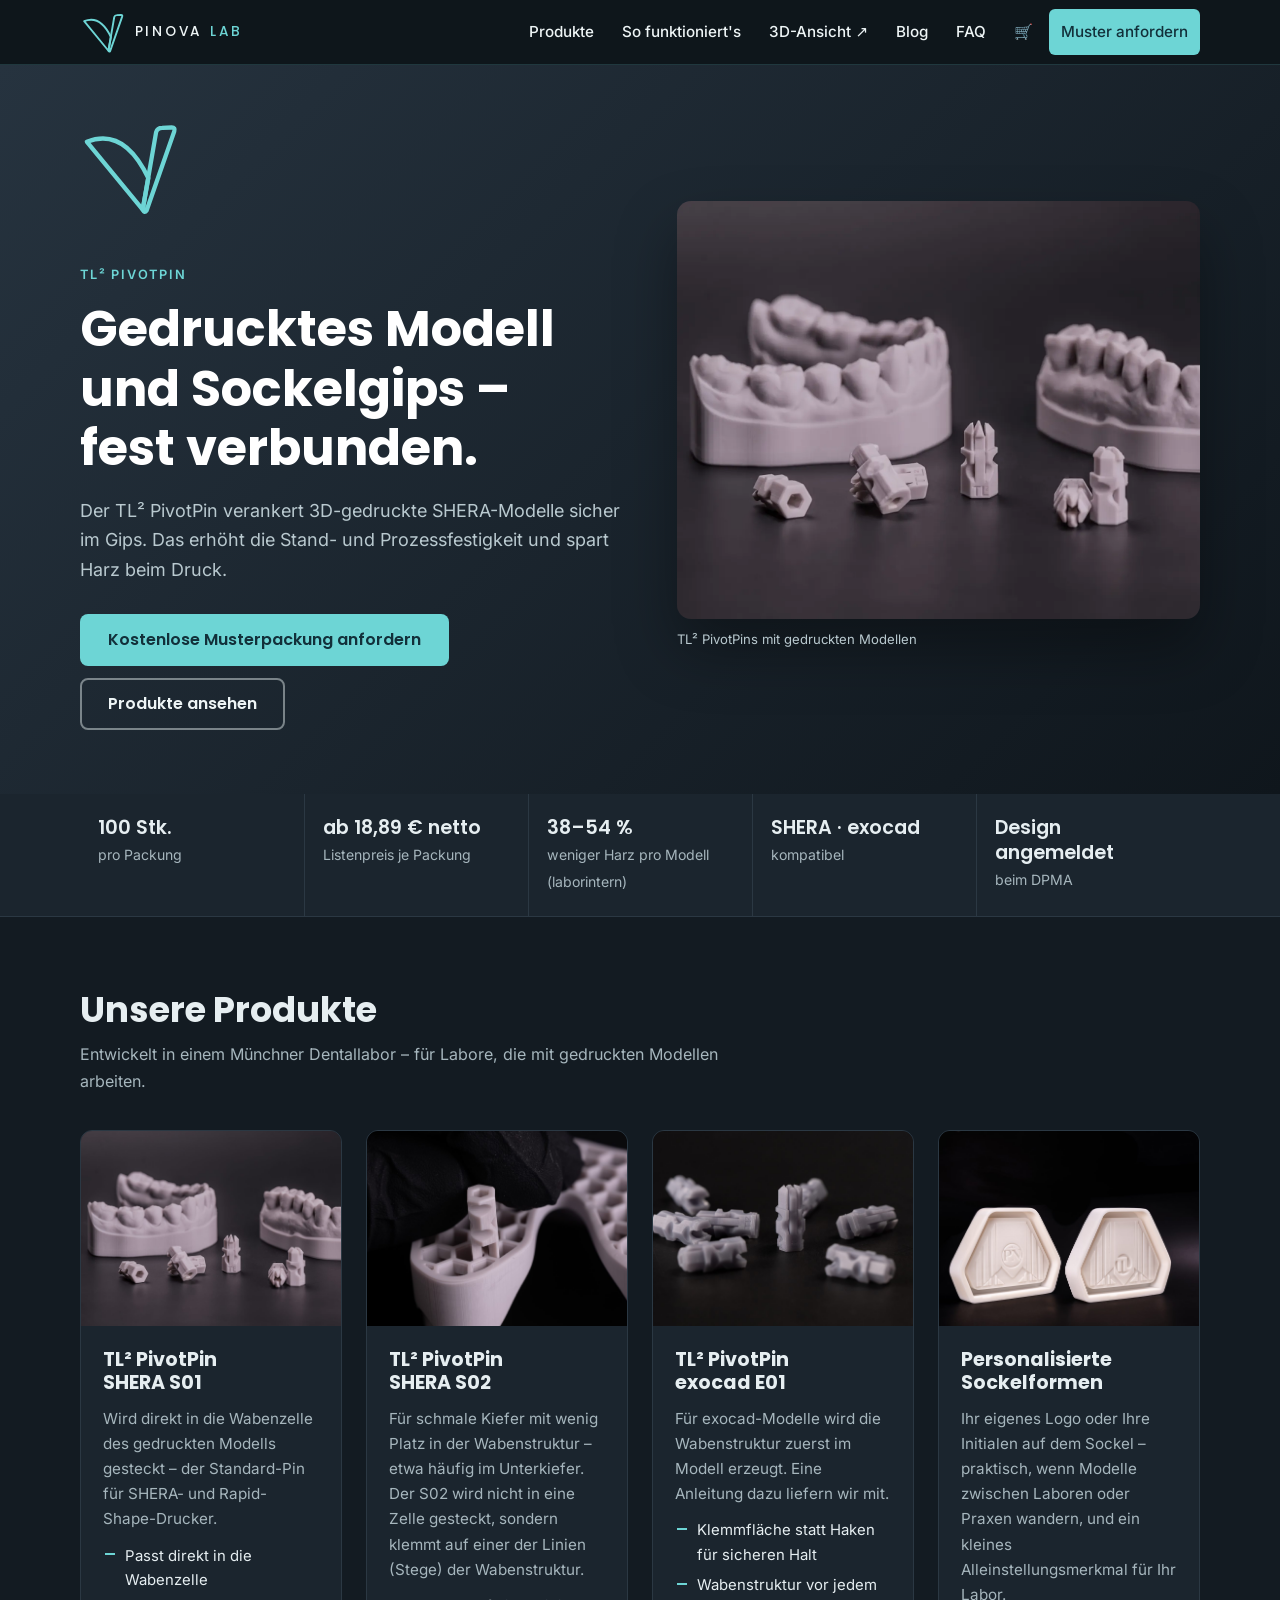
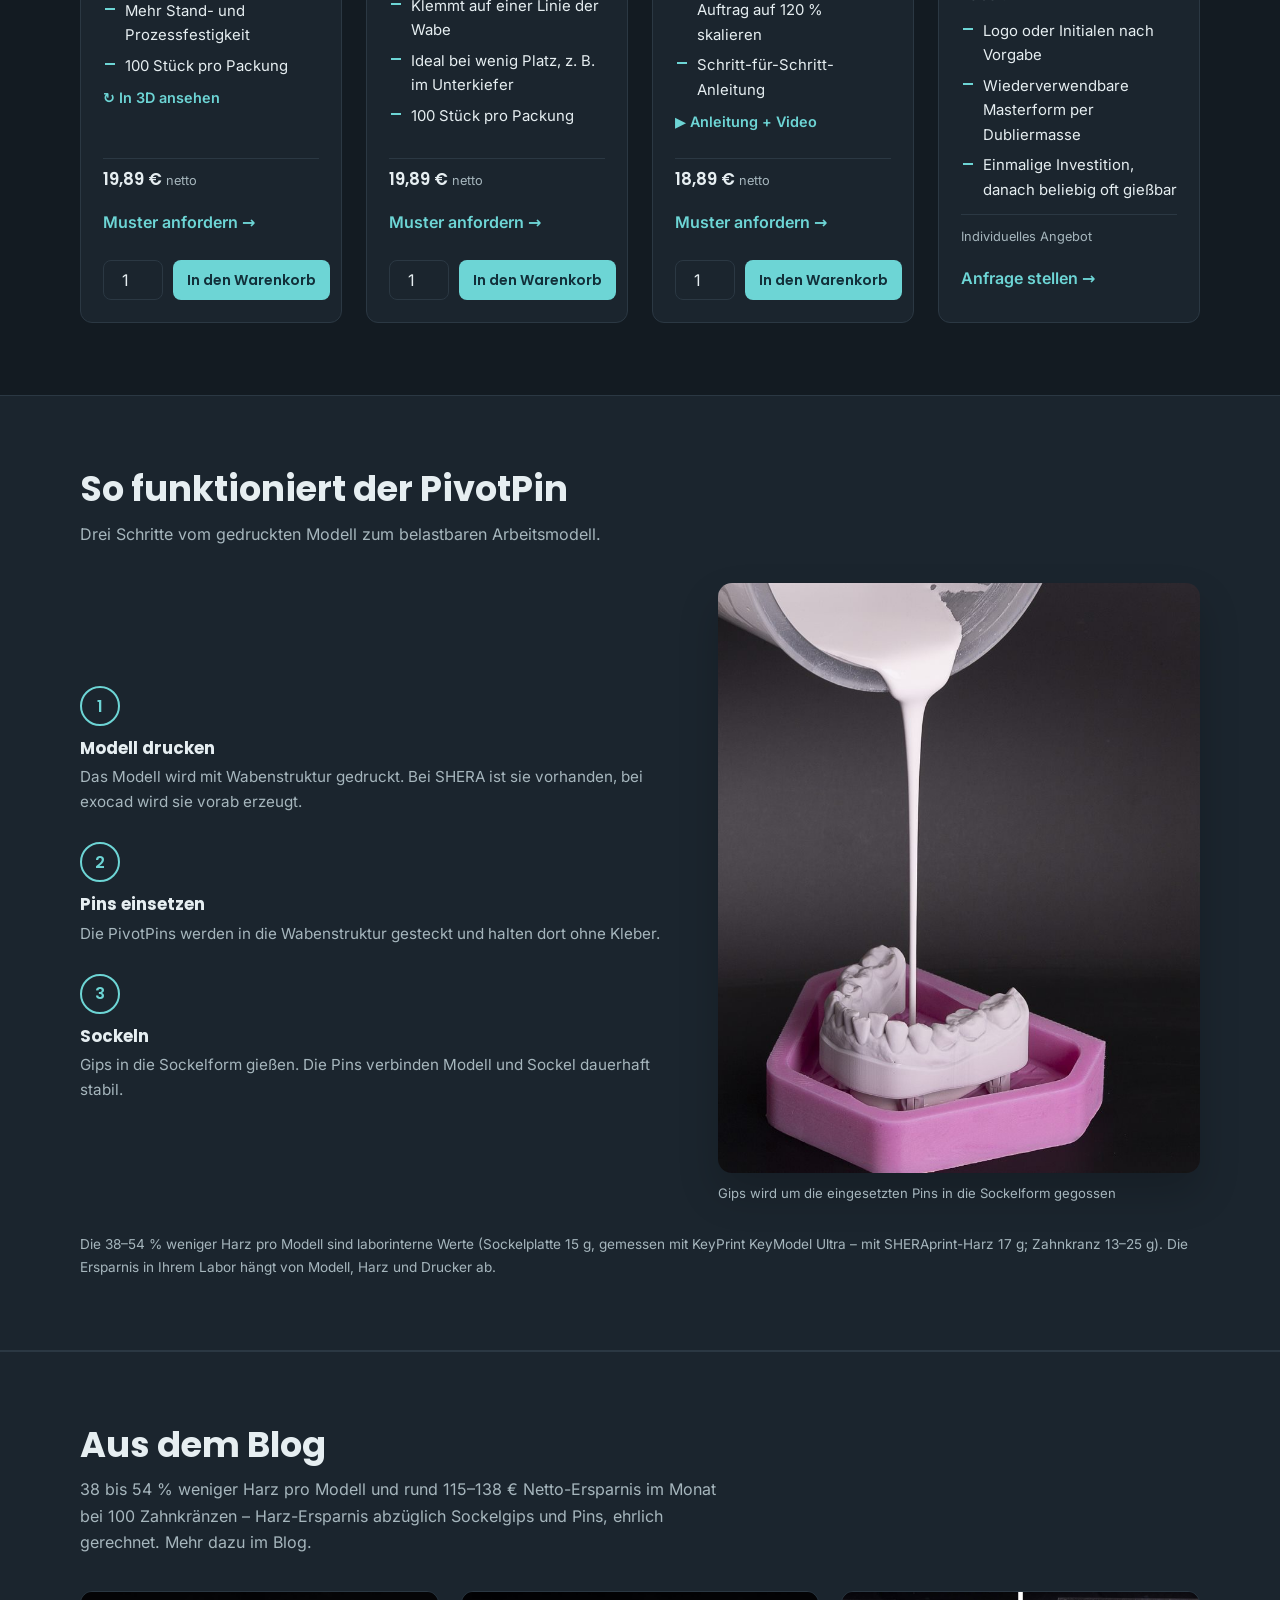
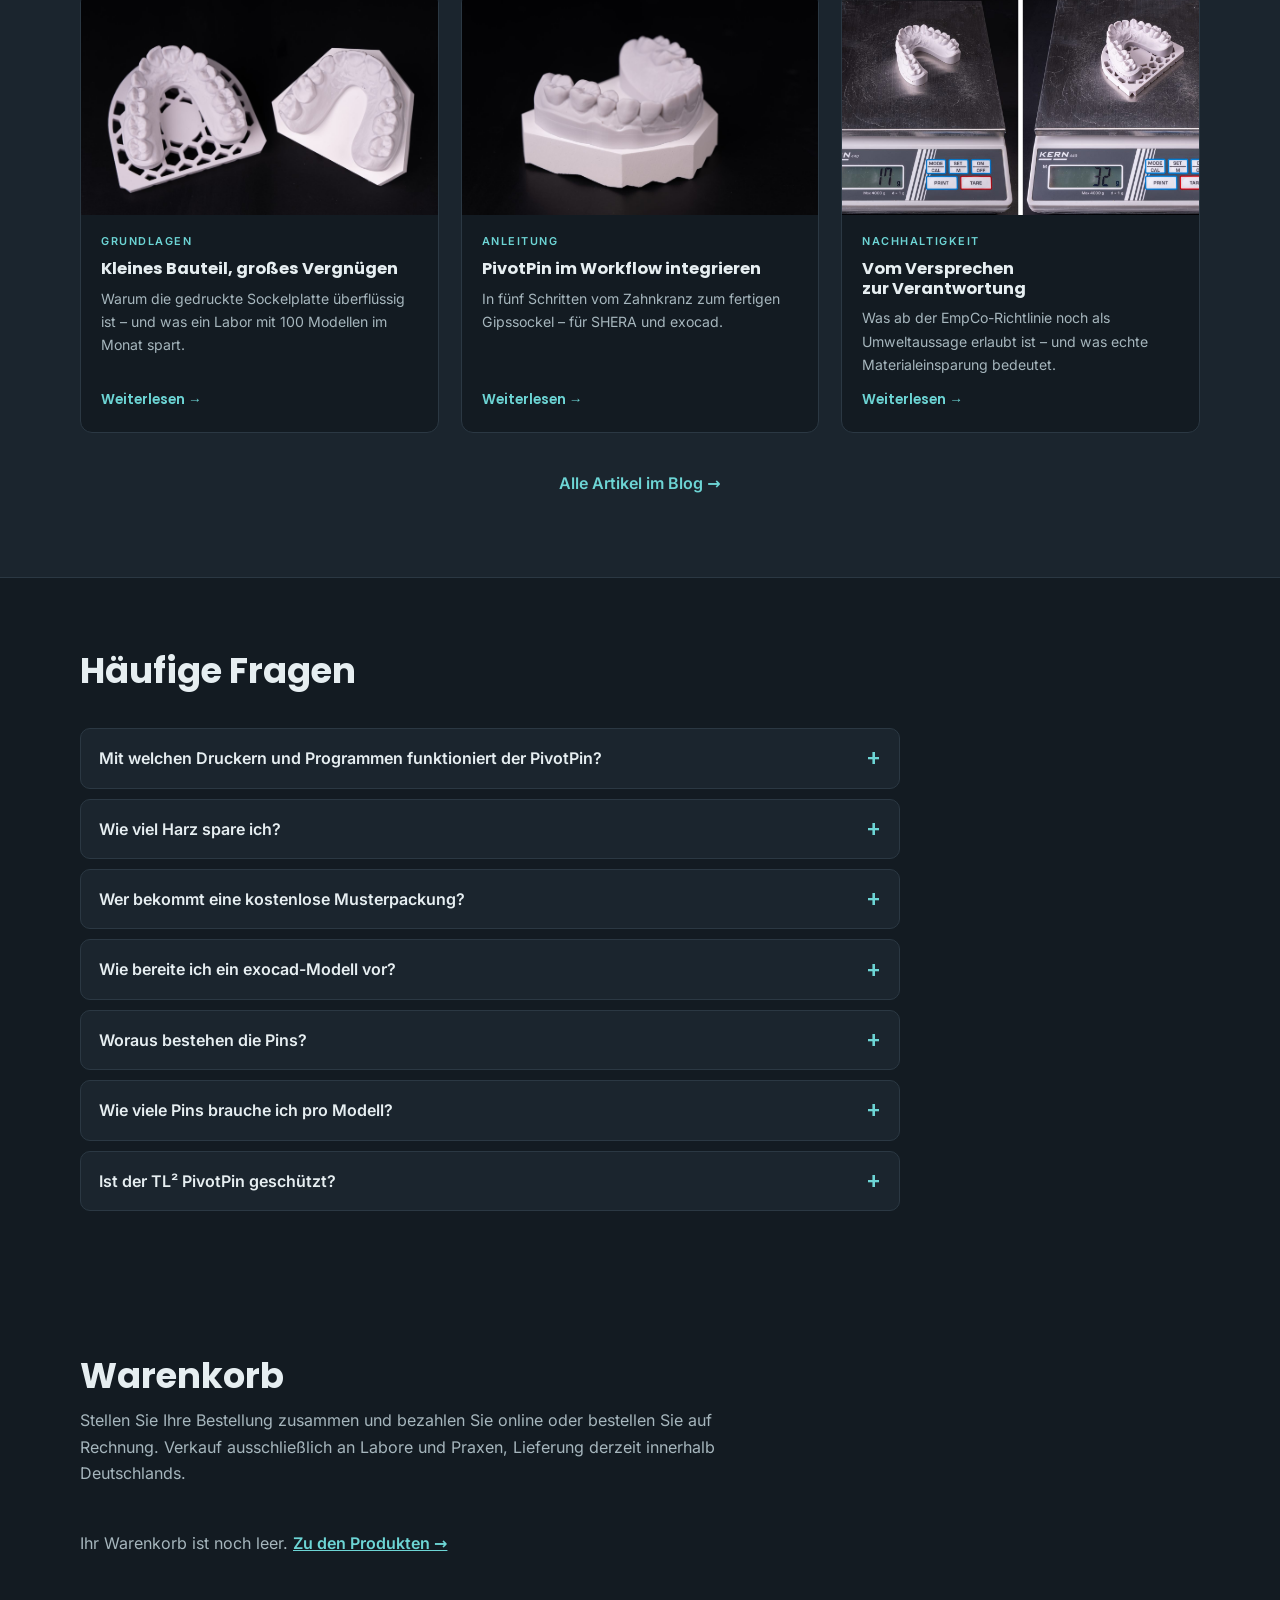
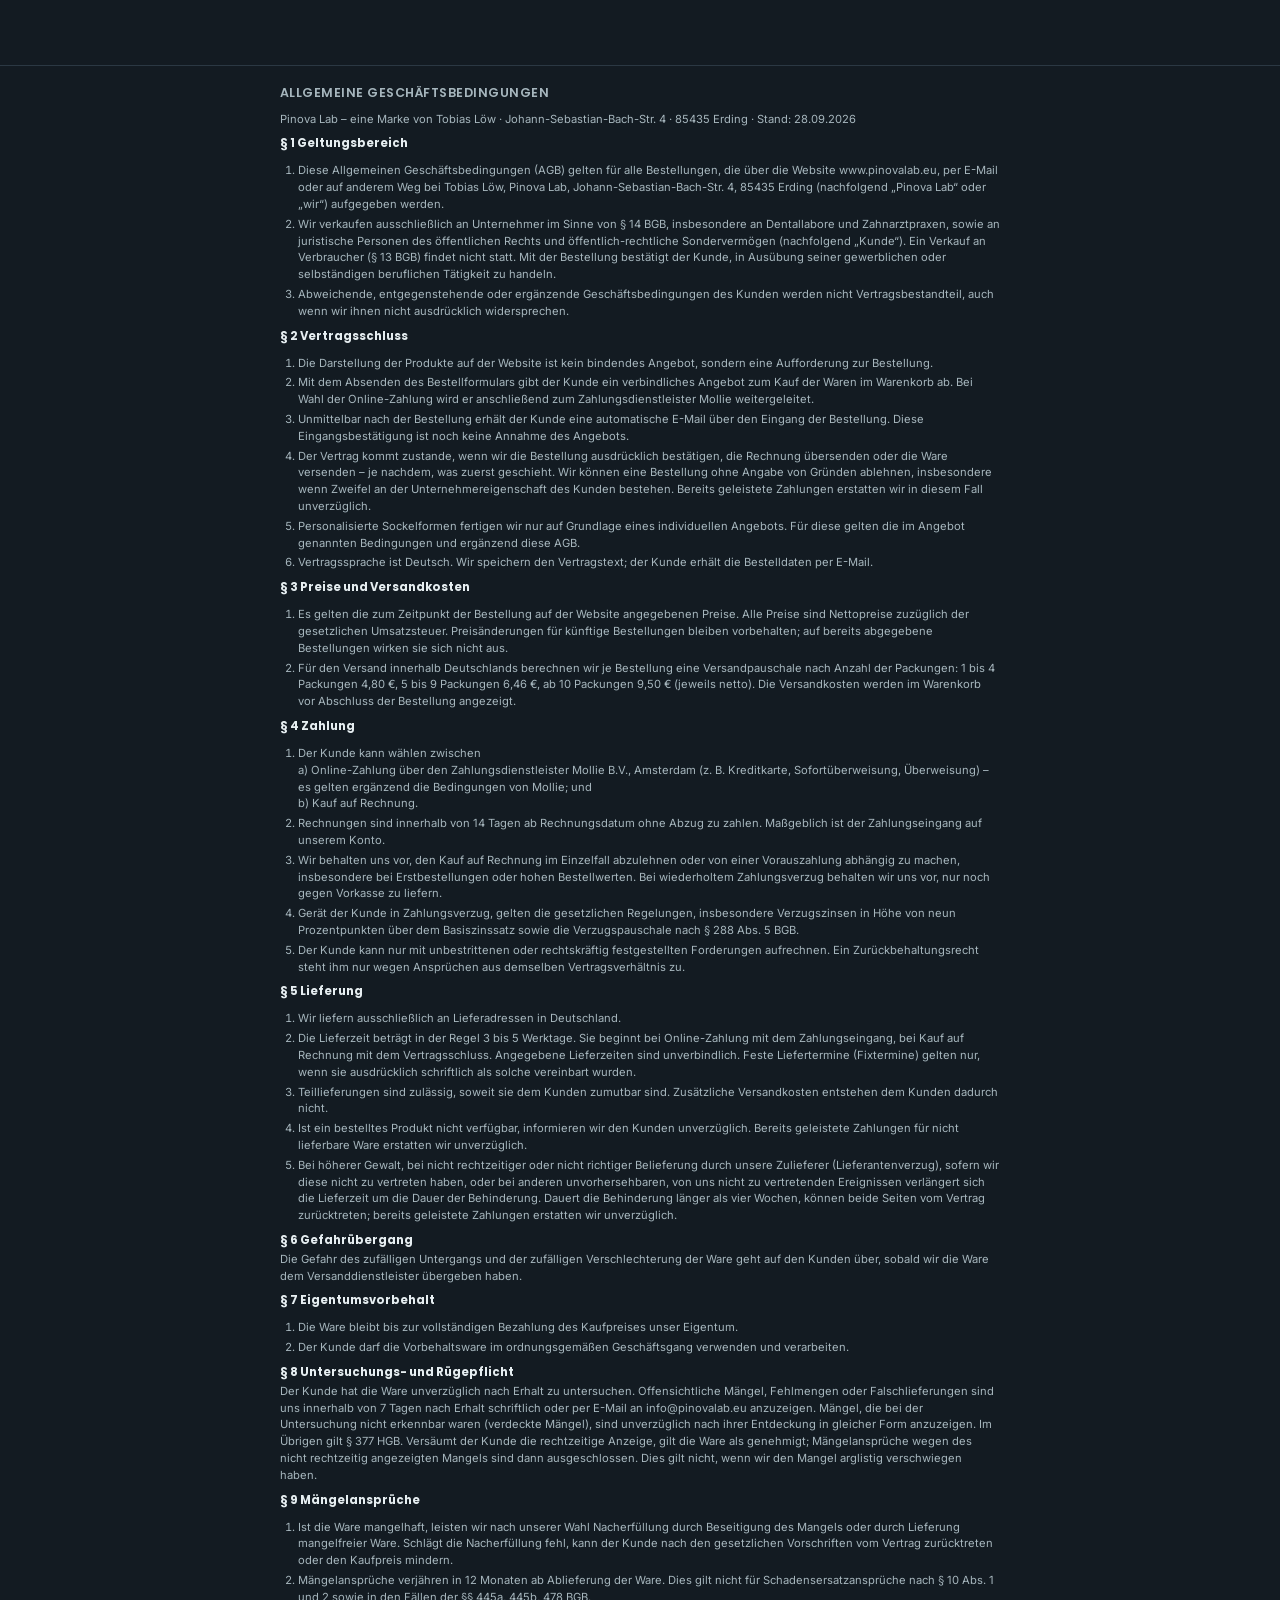
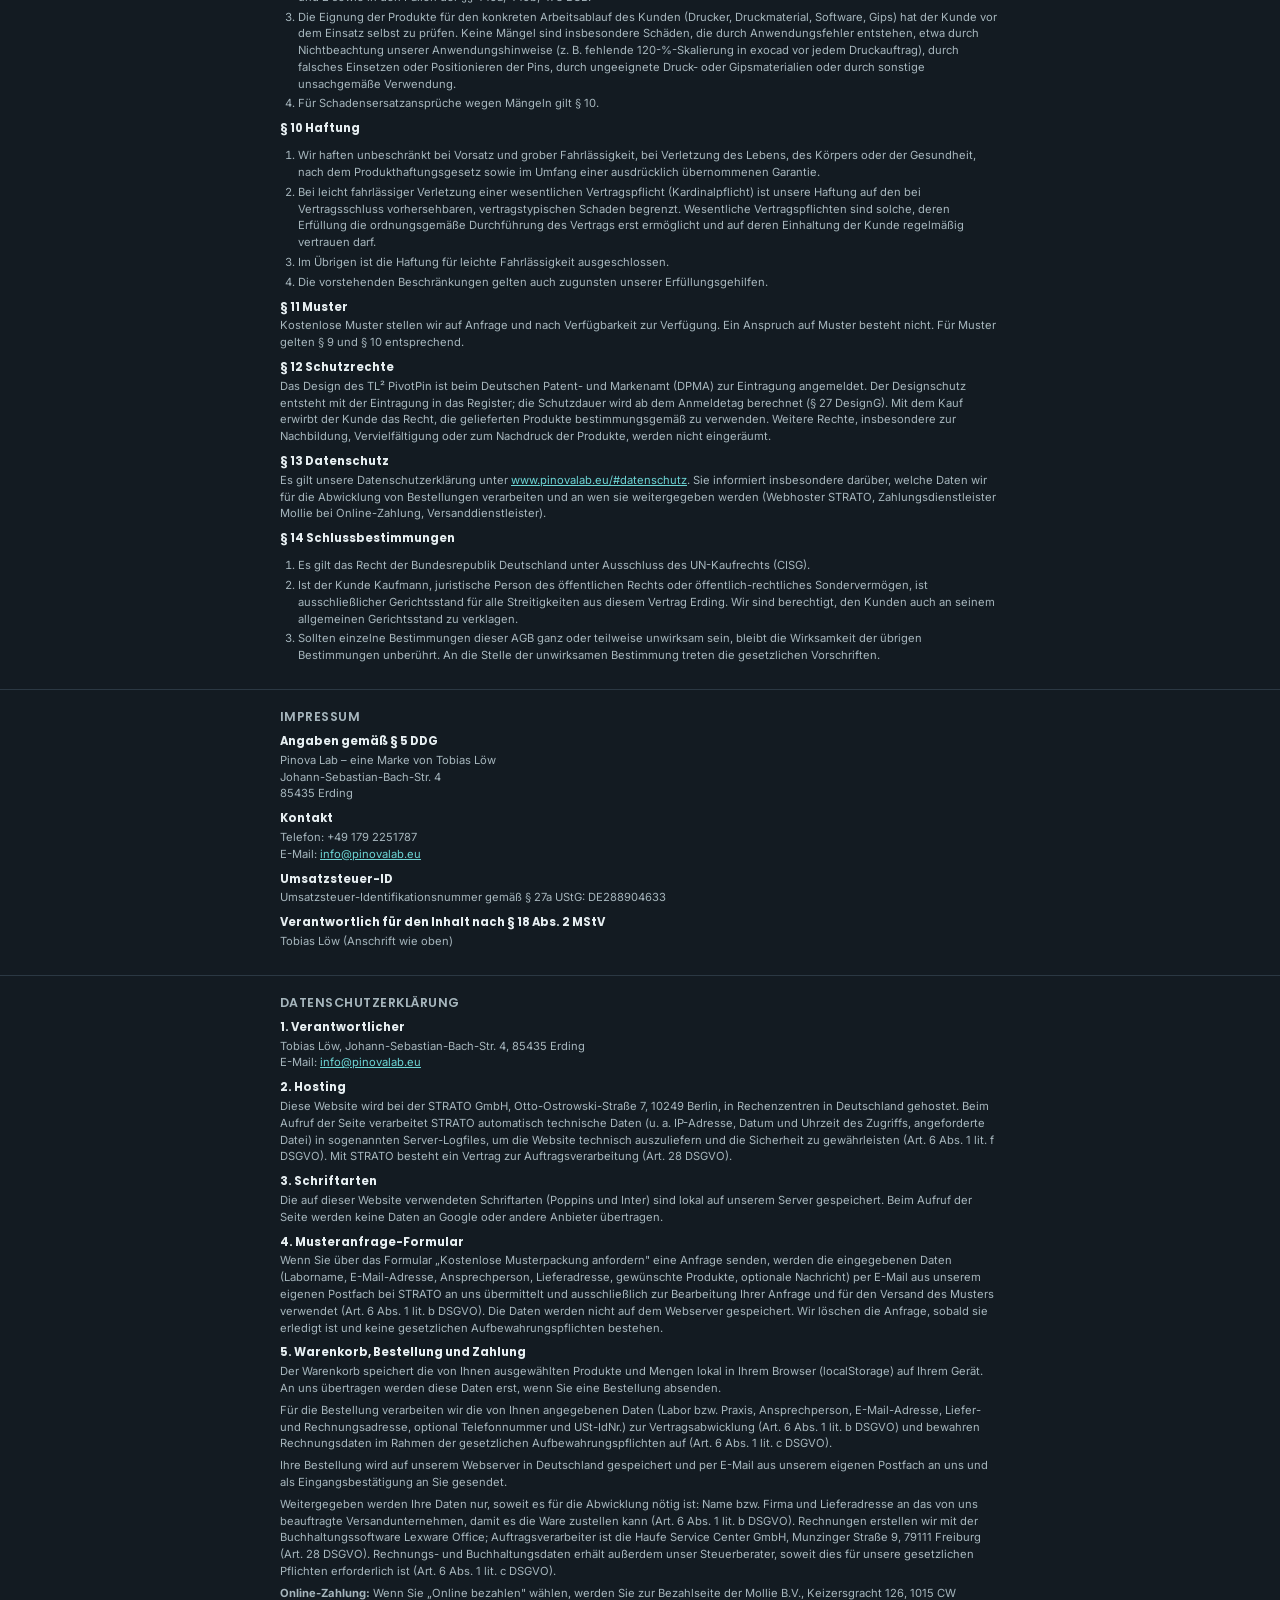
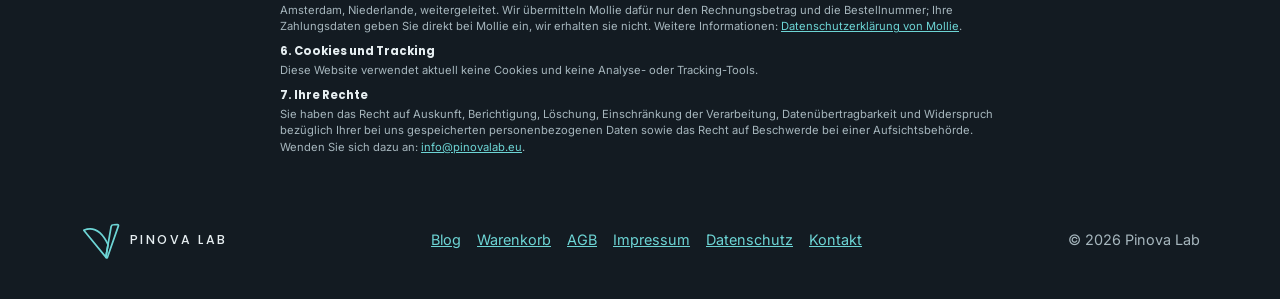
<file: index.html>
<!DOCTYPE html>
<html lang="de" data-theme="dark">
<head>
<meta charset="UTF-8">
<meta name="viewport" content="width=device-width, initial-scale=1">
<title>TL² PivotPin – Pins für 3D-gedruckte Dentalmodelle | Pinova Lab</title>
<meta name="description" content="TL² PivotPin verbindet 3D-gedruckte Dentalmodelle (SHERA, exocad) stabil mit dem Sockelgips und spart Harz. Kostenlose Musterpackung für Labore.">
<link rel="canonical" href="https://www.pinovalab.eu/">
<meta name="google-site-verification" content="aeORcDweqBS9egSXdjAB4vncfRYxN04QGdDnLKZEbBo">
<meta property="og:title" content="TL² PivotPin – Pins für 3D-gedruckte Dentalmodelle | Pinova Lab">
<meta property="og:description" content="Stabile Verbindung von gedrucktem Modell und Sockelgips – mit weniger Harz pro Modell.">
<meta property="og:type" content="website">
<meta property="og:url" content="https://www.pinovalab.eu/">
<meta property="og:image" content="https://www.pinovalab.eu/images/pivotpin-shera-s01.jpg">
<meta property="og:image:alt" content="TL² PivotPin S01 zwischen zwei 3D-gedruckten Zahnmodellen">
<meta property="og:site_name" content="Pinova Lab">
<meta property="og:locale" content="de_DE">
<meta name="twitter:card" content="summary_large_image">
<link rel="stylesheet" href="fonts/fonts.css">
<script type="application/ld+json">
{
  "@context": "https://schema.org",
  "@graph": [
    {
      "@type": "Organization",
      "@id": "https://www.pinovalab.eu/#organization",
      "name": "Pinova Lab",
      "url": "https://www.pinovalab.eu/",
      "email": "info@pinovalab.eu",
      "telephone": "+49 179 2251787",
      "vatID": "DE288904633",
      "address": {"@type": "PostalAddress", "streetAddress": "Johann-Sebastian-Bach-Str. 4", "postalCode": "85435", "addressLocality": "Erding", "addressCountry": "DE"}
    },
    {
      "@type": "WebSite",
      "@id": "https://www.pinovalab.eu/#website",
      "name": "Pinova Lab",
      "url": "https://www.pinovalab.eu/",
      "inLanguage": "de-DE",
      "publisher": {"@id": "https://www.pinovalab.eu/#organization"}
    },
    {
      "@type": "Product",
      "name": "TL² PivotPin SHERA S01",
      "sku": "shera-s01",
      "image": "https://www.pinovalab.eu/images/pivotpin-shera-s01.jpg",
      "brand": {"@type": "Brand", "name": "Pinova Lab"},
      "description": "Pin für 3D-gedruckte Dentalmodelle von SHERA- und Rapid-Shape-Druckern: wird direkt in die Wabenzelle gesteckt und verbindet das Modell mit dem Sockelgips. 100 Stück pro Packung.",
      "offers": {"@type": "Offer", "url": "https://www.pinovalab.eu/#produkte", "price": "19.89", "priceCurrency": "EUR", "availability": "https://schema.org/InStock", "seller": {"@id": "https://www.pinovalab.eu/#organization"},
        "shippingDetails": {"@type": "OfferShippingDetails", "shippingRate": {"@type": "MonetaryAmount", "value": "4.80", "currency": "EUR"}, "shippingDestination": {"@type": "DefinedRegion", "addressCountry": "DE"},
          "deliveryTime": {"@type": "ShippingDeliveryTime", "handlingTime": {"@type": "QuantitativeValue", "minValue": 1, "maxValue": 2, "unitCode": "DAY"}, "transitTime": {"@type": "QuantitativeValue", "minValue": 2, "maxValue": 3, "unitCode": "DAY"}}},
        "hasMerchantReturnPolicy": {"@type": "MerchantReturnPolicy", "applicableCountry": "DE", "returnPolicyCategory": "https://schema.org/MerchantReturnNotPermitted"},
        "priceSpecification": {"@type": "UnitPriceSpecification", "price": "19.89", "priceCurrency": "EUR", "valueAddedTaxIncluded": false}}
    },
    {
      "@type": "Product",
      "name": "TL² PivotPin SHERA S02",
      "sku": "shera-s02",
      "image": "https://www.pinovalab.eu/images/pivotpin-shera-s02.jpg",
      "brand": {"@type": "Brand", "name": "Pinova Lab"},
      "description": "Pin für schmale Kiefer mit wenig Platz in der Wabenstruktur: klemmt auf einer Linie der Wabe statt in einer Zelle. 100 Stück pro Packung.",
      "offers": {"@type": "Offer", "url": "https://www.pinovalab.eu/#produkte", "price": "19.89", "priceCurrency": "EUR", "availability": "https://schema.org/InStock", "seller": {"@id": "https://www.pinovalab.eu/#organization"},
        "shippingDetails": {"@type": "OfferShippingDetails", "shippingRate": {"@type": "MonetaryAmount", "value": "4.80", "currency": "EUR"}, "shippingDestination": {"@type": "DefinedRegion", "addressCountry": "DE"},
          "deliveryTime": {"@type": "ShippingDeliveryTime", "handlingTime": {"@type": "QuantitativeValue", "minValue": 1, "maxValue": 2, "unitCode": "DAY"}, "transitTime": {"@type": "QuantitativeValue", "minValue": 2, "maxValue": 3, "unitCode": "DAY"}}},
        "hasMerchantReturnPolicy": {"@type": "MerchantReturnPolicy", "applicableCountry": "DE", "returnPolicyCategory": "https://schema.org/MerchantReturnNotPermitted"},
        "priceSpecification": {"@type": "UnitPriceSpecification", "price": "19.89", "priceCurrency": "EUR", "valueAddedTaxIncluded": false}}
    },
    {
      "@type": "Product",
      "name": "TL² PivotPin exocad E01",
      "sku": "exocad-e01",
      "image": "https://www.pinovalab.eu/images/pivotpin-exocad-e01.jpg",
      "brand": {"@type": "Brand", "name": "Pinova Lab"},
      "description": "Pin für in exocad erstellte Dentalmodelle mit Wabenstruktur (vor jedem Auftrag auf 120 % skalieren), mit Klemmfläche für sicheren Halt im Sockelgips. 100 Stück pro Packung.",
      "offers": {"@type": "Offer", "url": "https://www.pinovalab.eu/#produkte", "price": "18.89", "priceCurrency": "EUR", "availability": "https://schema.org/InStock", "seller": {"@id": "https://www.pinovalab.eu/#organization"},
        "shippingDetails": {"@type": "OfferShippingDetails", "shippingRate": {"@type": "MonetaryAmount", "value": "4.80", "currency": "EUR"}, "shippingDestination": {"@type": "DefinedRegion", "addressCountry": "DE"},
          "deliveryTime": {"@type": "ShippingDeliveryTime", "handlingTime": {"@type": "QuantitativeValue", "minValue": 1, "maxValue": 2, "unitCode": "DAY"}, "transitTime": {"@type": "QuantitativeValue", "minValue": 2, "maxValue": 3, "unitCode": "DAY"}}},
        "hasMerchantReturnPolicy": {"@type": "MerchantReturnPolicy", "applicableCountry": "DE", "returnPolicyCategory": "https://schema.org/MerchantReturnNotPermitted"},
        "priceSpecification": {"@type": "UnitPriceSpecification", "price": "18.89", "priceCurrency": "EUR", "valueAddedTaxIncluded": false}}
    }
  ]
}
</script>
<style>
  :root {
    --ink: #1f2d3d;
    --ink-soft: #4a5a6a;
    --ground: #f6f8f9;
    --surface: #ffffff;
    --line: #dde4e8;
    --mint: #6dd5d5;
    --mint-ink: #1d7f80;
    --slate-a: #3a4a5a;
    --slate-b: #1f2d3d;
    --on-slate: #eef5f6;
    --on-slate-soft: #b9c9cf;
    --focus: #1d7f80;
  }
  @media (prefers-color-scheme: dark) {
    :root:not([data-theme="light"]) {
      --ink: #e6eef1;
      --ink-soft: #a6b6bd;
      --ground: #131b22;
      --surface: #1b252e;
      --line: #2b3843;
      --mint-ink: #6dd5d5;
      --slate-a: #26333f;
      --slate-b: #0f161c;
      --focus: #6dd5d5;
    }
  }
  :root[data-theme="dark"] {
    --ink: #e6eef1;
    --ink-soft: #a6b6bd;
    --ground: #131b22;
    --surface: #1b252e;
    --line: #2b3843;
    --mint-ink: #6dd5d5;
    --slate-a: #26333f;
    --slate-b: #0f161c;
    --focus: #6dd5d5;
  }

  * { box-sizing: border-box; }
  body {
    margin: 0;
    background: var(--ground);
    color: var(--ink);
    font: 400 1rem/1.65 'Inter', system-ui, -apple-system, 'Segoe UI', sans-serif;
  }
  h1, h2, h3 { font-family: 'Poppins', system-ui, sans-serif; line-height: 1.2; text-wrap: balance; margin: 0; }
  p { margin: 0; }
  img { max-width: 100%; height: auto; display: block; }
  a { color: var(--mint-ink); }
  :focus-visible { outline: 3px solid var(--focus); outline-offset: 3px; border-radius: 4px; }

  .skip { position: absolute; left: -999px; top: 8px; background: var(--surface); color: var(--ink); padding: 8px 14px; z-index: 20; }
  .skip:focus { left: 16px; }
  .sr-only { position: absolute; width: 1px; height: 1px; padding: 0; margin: -1px; overflow: hidden; clip: rect(0,0,0,0); white-space: nowrap; border: 0; }

  .wrap { width: 100%; max-width: 1160px; margin-inline: auto; padding-inline: 20px; }

  /* Logo */
  .brand { display: inline-flex; align-items: center; gap: .5em; color: inherit; text-decoration: none; line-height: 1; }
  .brand svg { height: 1.9em; width: auto; flex: none; }
  .brand span { font-family: 'Poppins', sans-serif; font-weight: 500; font-size: .62em; letter-spacing: .2em; margin-right: -.2em; white-space: nowrap; }
  .brand span span { font-size: 1em; margin-right: 0; }
  .brand .lab, .site-header .brand .lab { color: var(--mint); }

  /* Header */
  .site-header {
    position: sticky; top: env(safe-area-inset-top, 0px); z-index: 10;
    background: color-mix(in srgb, var(--slate-b) 92%, transparent);
    backdrop-filter: blur(10px);
    color: var(--on-slate);
    border-bottom: 1px solid rgba(109,213,213,.18);
  }
  .site-header .wrap { display: flex; align-items: center; justify-content: space-between; gap: 16px; min-height: 64px; }
  .site-header .brand { font-size: 22px; color: var(--mint); }
  .site-header .brand span { color: var(--on-slate); }
  .nav { display: flex; gap: 4px; flex-wrap: wrap; }
  .nav a { color: var(--on-slate); text-decoration: none; font-weight: 500; padding: 10px 12px; border-radius: 6px; font-size: .95rem; }
  .nav a:hover { background: rgba(109,213,213,.12); }
  .nav .nav-cta { background: var(--mint); color: #12303a; }
  .nav .nav-cta:hover { background: #8be0e0; }
  .nav-cart { display: inline-flex; align-items: center; gap: 6px; color: var(--on-slate); text-decoration: none; font-size: 1.15rem; padding: 10px 12px; border-radius: 6px; }
  .nav-cart:hover { background: rgba(109,213,213,.12); }
  .cart-badge { background: var(--mint); color: #12303a; font: 700 .72rem/1 'Poppins', sans-serif; min-width: 18px; height: 18px; border-radius: 9px; display: inline-flex; align-items: center; justify-content: center; padding: 0 5px; }
  .cart-badge[hidden] { display: none; }

  /* Hero */
  .hero {
    background: linear-gradient(135deg, var(--slate-a) 0%, var(--slate-b) 100%);
    color: var(--on-slate);
    padding-block: 56px 64px;
    overflow: hidden;
  }
  .hero .wrap { display: grid; grid-template-columns: 1.05fr 1fr; gap: 48px; align-items: center; }
  .hero-mark { font-size: 40px; color: var(--mint); margin-bottom: 28px; }
  .hero-mark svg { height: 2.4em; }
  .eyebrow { font-size: .8rem; font-weight: 600; letter-spacing: .14em; text-transform: uppercase; color: var(--mint); margin-bottom: 14px; }
  .hero h1 { font-size: clamp(2rem, 4.2vw, 3.1rem); font-weight: 700; color: #fff; margin-bottom: 18px; }
  .hero .lede { font-size: 1.12rem; color: var(--on-slate-soft); max-width: 34em; margin-bottom: 30px; }
  .hero-actions { display: flex; gap: 12px; flex-wrap: wrap; }
  .hero-figure { margin: 0; position: relative; }
  .hero-figure img { border-radius: 14px; box-shadow: 0 30px 60px rgba(0,0,0,.35); }
  .hero-figure figcaption { margin-top: 10px; font-size: .82rem; color: var(--on-slate-soft); }

  .btn {
    display: inline-flex; align-items: center; justify-content: center;
    min-height: 52px; padding: 0 26px; border-radius: 8px;
    font: 600 1rem/1 'Poppins', sans-serif; text-decoration: none; cursor: pointer;
    border: 2px solid transparent; transition: background .2s, transform .2s;
  }
  .btn-mint { background: var(--mint); color: #12303a; }
  .btn-mint:hover { background: #8be0e0; transform: translateY(-1px); }
  .btn-ghost { background: transparent; color: var(--on-slate); border-color: rgba(238,245,246,.45); }
  .btn-ghost:hover { background: rgba(255,255,255,.08); }

  /* Logo animation: draw the strokes, then turn once into place */
  .logo-anim { transform-origin: 50% 55%; animation: turnIn 1.6s cubic-bezier(.34,1.4,.64,1) both; }
  .logo-anim path { stroke-dasharray: 700; stroke-dashoffset: 0; animation: draw 1.8s ease-in-out both; }
  .logo-anim path + path { animation-delay: .25s; }
  @keyframes draw { from { stroke-dashoffset: 700; } to { stroke-dashoffset: 0; } }
  @keyframes turnIn { from { transform: scale(.55) rotate(-360deg); opacity: .2; } to { transform: scale(1) rotate(0); opacity: 1; } }
  .fade-up { animation: fadeUp .8s ease-out both; }
  .d1 { animation-delay: .9s; } .d2 { animation-delay: 1.05s; } .d3 { animation-delay: 1.2s; }
  @keyframes fadeUp { from { opacity: .001; transform: translateY(14px); } to { opacity: 1; transform: none; } }
  @media (prefers-reduced-motion: reduce) {
    .logo-anim, .logo-anim path, .fade-up { animation: none; }
  }

  /* Intro splash: mark rotates forward out of black, then the wordmark crossfades in,
     then the whole overlay fades away to reveal the page. */
  .intro {
    position: fixed; inset: 0; z-index: 9999;
    display: flex; flex-direction: column; align-items: center; justify-content: center; gap: 18px;
    background: #05090c;
    animation: introOut .6s ease 2.1s forwards;
  }
  .intro-mark {
    width: clamp(130px, 24vw, 200px); height: auto; color: var(--mint);
    opacity: 0;
    animation: introMarkIn 1.1s cubic-bezier(.22,.9,.32,1) .15s forwards;
  }
  .intro-word {
    display: flex; gap: .35em;
    font: 600 1.3rem/1 'Poppins', system-ui, sans-serif; letter-spacing: .16em; color: var(--on-slate);
    opacity: 0; transform: scale(.92);
    animation: introWordIn .7s ease .9s forwards;
  }
  .intro-word .lab { color: var(--mint); font-weight: 500; }
  @keyframes introMarkIn {
    0% { opacity: 0; transform: perspective(700px) translateZ(-420px) rotateY(-130deg) rotate(-35deg) scale(.35); }
    65% { opacity: 1; }
    100% { opacity: 1; transform: perspective(700px) translateZ(0) rotateY(0deg) rotate(0deg) scale(1); }
  }
  @keyframes introWordIn { from { opacity: 0; transform: scale(.92); } to { opacity: 1; transform: scale(1); } }
  @keyframes introOut { to { opacity: 0; visibility: hidden; pointer-events: none; } }
  @media (prefers-reduced-motion: reduce) {
    .intro { animation: none; opacity: 0; visibility: hidden; pointer-events: none; }
    .intro-mark, .intro-word { animation: none; opacity: 1; transform: none; }
  }

  /* Facts strip */
  .facts { background: var(--surface); border-bottom: 1px solid var(--line); }
  .facts .wrap { display: grid; grid-template-columns: repeat(5, 1fr); gap: 0; }
  .fact { padding: 22px 18px; border-left: 1px solid var(--line); }
  .fact:first-child { border-left: 0; }
  .fact b { display: block; font: 600 1.2rem/1.3 'Poppins', sans-serif; color: var(--ink); font-variant-numeric: tabular-nums; }
  .fact span { font-size: .88rem; color: var(--ink-soft); }

  section.block { padding-block: 72px; }
  .section-head { max-width: 40em; margin-bottom: 36px; }
  .section-head h2 { font-size: clamp(1.6rem, 3vw, 2.2rem); margin-bottom: 10px; }
  .section-head p { color: var(--ink-soft); }

  /* Products */
  .products { display: grid; grid-template-columns: repeat(auto-fit, minmax(250px, 1fr)); gap: 24px; }
  .product { background: var(--surface); border: 1px solid var(--line); border-radius: 12px; overflow: hidden; display: flex; flex-direction: column; }
  .product img { width: 100%; aspect-ratio: 4 / 3; object-fit: cover; }
  .product-body { padding: 22px; display: flex; flex-direction: column; gap: 12px; flex: 1; }
  .product h3 { font-size: 1.2rem; }
  .product p { color: var(--ink-soft); font-size: .95rem; }
  .product ul { list-style: none; padding: 0; margin: 0; display: grid; gap: 6px; font-size: .93rem; }
  .product li { padding-left: 22px; position: relative; }
  .product li::before { content: ""; position: absolute; left: 2px; top: .62em; width: 10px; height: 2px; background: var(--mint-ink); }
  .product .meta { margin-top: auto; padding-top: 12px; border-top: 1px solid var(--line); display: flex; justify-content: space-between; align-items: center; gap: 12px; flex-wrap: wrap; }
  .price { font: 600 1.05rem/1 'Poppins', sans-serif; font-variant-numeric: tabular-nums; }
  .price small { font: 400 .8rem 'Inter', sans-serif; color: var(--ink-soft); }
  .link-btn { font-weight: 600; text-decoration: none; min-height: 44px; display: inline-flex; align-items: center; }
  .link-btn:hover { text-decoration: underline; }
  .link-btn-3d { color: var(--mint-ink); font-size: .9rem; min-height: 0; margin-top: -4px; }

  .cart-controls { display: flex; align-items: center; gap: 10px; margin-top: 4px; }
  .qty-input { width: 60px; min-height: 40px; padding: 6px 8px; border-radius: 8px; border: 1px solid var(--line); background: var(--surface); color: var(--ink); font: inherit; text-align: center; }
  .qty-input:focus { outline: 2px solid var(--focus); outline-offset: 1px; }
  .btn-cart { flex: 1; min-height: 40px; padding: 0 14px; border-radius: 8px; border: none; background: var(--mint); color: #12303a; font: 600 .88rem 'Poppins', sans-serif; cursor: pointer; white-space: nowrap; transition: background .2s; }
  .btn-cart:hover { background: #8be0e0; }

  /* How it works */
  .how { background: var(--surface); border-block: 1px solid var(--line); }
  .how-layout { display: grid; grid-template-columns: 1.1fr .9fr; gap: 48px; align-items: center; }
  .how-figure { margin: 0; }
  .how-figure img { border-radius: 14px; box-shadow: 0 20px 40px rgba(0,0,0,.18); width: 100%; }
  .how-figure figcaption { margin-top: 10px; font-size: .82rem; color: var(--ink-soft); }
  .steps { display: grid; grid-template-columns: 1fr; gap: 28px; counter-reset: s; }
  .step { counter-increment: s; }
  .step::before { content: counter(s); display: grid; place-items: center; width: 36px; height: 36px; border-radius: 50%; border: 2px solid var(--mint-ink); color: var(--mint-ink); font: 600 1rem 'Poppins', sans-serif; margin-bottom: 12px; }
  .step h3 { font-size: 1.05rem; margin-bottom: 6px; }
  .step p { color: var(--ink-soft); font-size: .95rem; }
  .source { margin-top: 28px; font-size: .85rem; color: var(--ink-soft); }

  /* FAQ */
  .faq { display: grid; gap: 10px; max-width: 820px; }
  .faq details { background: var(--surface); border: 1px solid var(--line); border-radius: 10px; }
  .faq summary { cursor: pointer; list-style: none; padding: 16px 48px 16px 18px; font-weight: 600; position: relative; min-height: 48px; }
  .faq summary::-webkit-details-marker { display: none; }
  .faq summary::after { content: "+"; position: absolute; right: 18px; top: 50%; transform: translateY(-50%); font: 500 1.4rem 'Poppins', sans-serif; color: var(--mint-ink); }
  .faq details[open] summary::after { content: "–"; }
  .faq details p { padding: 0 18px 18px; color: var(--ink-soft); }

  /* Blog teaser */
  .blog-teaser { background: var(--surface); border-block: 1px solid var(--line); }
  .blog-teaser-grid { display: grid; grid-template-columns: repeat(auto-fit, minmax(240px, 1fr)); gap: 22px; }
  .blog-teaser-card { background: var(--ground); border: 1px solid var(--line); border-radius: 12px; overflow: hidden; display: flex; flex-direction: column; text-decoration: none; color: inherit; transition: transform .15s, box-shadow .15s; }
  .blog-teaser-card:hover { transform: translateY(-2px); box-shadow: 0 16px 32px rgba(0,0,0,.1); }
  .blog-teaser-card img { width: 100%; aspect-ratio: 16/10; object-fit: cover; }
  .blog-teaser-body { padding: 18px 20px 22px; display: flex; flex-direction: column; gap: 8px; flex: 1; }
  .blog-teaser-body .eyebrow { font-size: .68rem; margin-bottom: 0; }
  .blog-teaser-body h3 { font-size: 1.02rem; }
  .blog-teaser-body p { color: var(--ink-soft); font-size: .88rem; }
  .blog-teaser-body .read-more { margin-top: auto; padding-top: 6px; font: 600 .85rem 'Poppins', sans-serif; color: var(--mint-ink); }
  .blog-teaser-more { margin-top: 28px; text-align: center; }

  /* Legal (Impressum / Datenschutz) */
  section.legal { padding-block: 20px; border-top: 1px solid var(--line); }
  .legal .wrap { max-width: 760px; }
  .legal .section-head { margin-bottom: 10px; }
  .legal .section-head h2 { font-size: .78rem; color: var(--ink-soft); font-weight: 600; text-transform: uppercase; letter-spacing: .04em; }
  .legal h3 { font-size: .72rem; margin: 10px 0 3px; }
  .legal h3:first-child { margin-top: 0; }
  .legal p { color: var(--ink-soft); font-size: .7rem; line-height: 1.5; margin-bottom: 5px; }
  .legal a { color: var(--mint-ink); }
  .legal ol { color: var(--ink-soft); font-size: .7rem; line-height: 1.5; padding-left: 18px; margin-bottom: 5px; }
  .legal li { margin-bottom: 3px; }

  /* Sample request */
  .sample { background: linear-gradient(135deg, var(--slate-a), var(--slate-b)); color: var(--on-slate); border-radius: 16px; padding: 40px; display: grid; grid-template-columns: 1fr 1.1fr; gap: 40px; }
  .sample h2 { color: #fff; font-size: clamp(1.5rem, 3vw, 2rem); margin-bottom: 12px; }
  .sample p { color: var(--on-slate-soft); }
  .form { display: grid; gap: 14px; }
  .field { display: grid; gap: 6px; }
  .field label { font-size: .88rem; font-weight: 500; color: var(--on-slate); }
  .field input, .field textarea {
    width: 100%; min-height: 48px; padding: 12px 14px; border-radius: 8px;
    border: 1px solid rgba(238,245,246,.25); background: rgba(255,255,255,.06); color: #fff; font: inherit;
  }
  .field textarea { min-height: 96px; resize: vertical; }
  .pin-choice { border: none; padding: 0; margin: 0; display: grid; gap: 8px; }
  .pin-choice legend { font-size: .88rem; font-weight: 500; color: var(--on-slate); margin-bottom: 6px; padding: 0; }
  .pin-choice label { display: flex; align-items: center; gap: 10px; min-height: 44px; padding: 8px 12px; border-radius: 8px; border: 1px solid rgba(238,245,246,.25); background: rgba(255,255,255,.06); color: #fff; font-size: .92rem; cursor: pointer; }
  .pin-choice label:has(input:checked) { border-color: var(--mint); background: rgba(255,255,255,.12); }
  .pin-choice input { width: 18px; height: 18px; accent-color: var(--mint); flex: none; }
  .pin-choice small { color: var(--on-slate-soft); }
  .field input:focus, .field textarea:focus { outline: 2px solid var(--mint); outline-offset: 1px; }
  .form-note { font-size: .82rem; color: var(--on-slate-soft); }
  .form-status { font-weight: 500; color: var(--mint); }
  .sample-done { display: grid; gap: 14px; justify-items: start; }
  .sample-done[hidden], .form[hidden] { display: none; }
  .sample-done:focus { outline: none; }
  .sample-done-icon { display: grid; place-items: center; width: 52px; height: 52px; border-radius: 50%; background: var(--mint); color: #0d1b22; font-size: 1.6rem; font-weight: 700; }
  .sample-done dl { display: grid; gap: 4px; margin: 4px 0 6px; width: 100%; padding: 14px 16px; border-radius: 8px; background: rgba(255,255,255,.06); border: 1px solid rgba(238,245,246,.18); }
  .sample-done dt { font-size: .8rem; color: var(--on-slate-soft); }
  .sample-done dd { margin: 0 0 8px; color: #fff; font-weight: 500; }
  .sample-done dd:last-child { margin-bottom: 0; }

  dialog#muster { border: none; padding: 0; border-radius: 16px; max-width: min(440px, 92vw); background: transparent; margin: auto; }
  dialog#muster::backdrop { background: rgba(10,16,20,.6); backdrop-filter: blur(2px); }
  .muster-sample { grid-template-columns: 1fr; gap: 18px; padding: 32px 28px; position: relative; max-height: 85vh; overflow-y: auto; border-radius: 16px; }
  .muster-sample h2 { font-size: 1.4rem; }
  .dialog-close { position: absolute; top: 12px; right: 12px; width: 32px; height: 32px; border-radius: 50%; border: none; background: rgba(255,255,255,.12); color: var(--on-slate); font-size: 1.2rem; line-height: 1; cursor: pointer; }
  .dialog-close:hover { background: rgba(255,255,255,.22); }

  /* Cart */
  .cart-empty { color: var(--ink-soft); padding: 8px 0 36px; }
  .cart-empty a { color: var(--mint-ink); font-weight: 600; }
  .cart-table-wrap { overflow-x: auto; margin-bottom: 4px; }
  .cart-table { width: 100%; border-collapse: collapse; }
  .cart-table th, .cart-table td { padding: 12px 10px; text-align: left; border-bottom: 1px solid var(--line); font-size: .92rem; vertical-align: middle; }
  .cart-table th { color: var(--ink-soft); font-weight: 600; font-size: .78rem; text-transform: uppercase; letter-spacing: .04em; }
  .cart-table td small { color: var(--ink-soft); }
  .cart-remove { background: none; border: none; padding: 0; cursor: pointer; color: var(--ink-soft); font: inherit; font-size: .85rem; font-weight: 500; }
  .cart-remove:hover { color: var(--mint-ink); text-decoration: underline; }
  .cart-summary { margin-bottom: 32px; }
  .cart-summary-row { display: flex; justify-content: space-between; align-items: center; padding: 8px 0; font-size: .95rem; color: var(--ink-soft); }
  .cart-shipping-note { margin: -4px 0 4px; font-size: .8rem; color: var(--ink-soft); }
  .cart-summary-total { border-top: 2px solid var(--line); margin-top: 8px; padding-top: 16px; font: 600 1.1rem 'Poppins', sans-serif; color: var(--ink); }
  .cart-sample { grid-template-columns: 1fr; max-width: 560px; margin-inline: auto; }
  .pay-choice { border: none; margin: 0; padding: 0; display: grid; gap: 10px; }
  .pay-choice legend { font-size: .88rem; font-weight: 500; color: var(--on-slate); margin-bottom: 6px; padding: 0; }
  .choice { display: flex; gap: 12px; align-items: flex-start; padding: 12px 14px; border-radius: 8px; border: 1px solid rgba(238,245,246,.25); background: rgba(255,255,255,.04); cursor: pointer; }
  .choice[hidden] { display: none; }
  .choice:has(input:checked) { border-color: var(--mint); background: rgba(109,213,213,.1); }
  .choice input, .check input { accent-color: var(--mint); margin-top: 4px; width: 18px; height: 18px; flex: none; }
  .choice b { display: block; color: #fff; font-weight: 600; }
  .choice small { display: block; color: var(--on-slate-soft); font-size: .84rem; }
  .field-row { display: grid; grid-template-columns: 7rem 1fr; gap: 12px; }
  .check { display: flex; gap: 10px; align-items: flex-start; font-size: .9rem; color: var(--on-slate); cursor: pointer; }
  .check a { color: var(--mint); }
  .hp { position: absolute; left: -9999px; width: 1px; height: 1px; overflow: hidden; }
  #cart-submit[disabled] { opacity: .6; cursor: progress; }
  .form-status a { color: var(--mint); }

  footer { padding-block: 40px; color: var(--ink-soft); font-size: .9rem; }
  footer .wrap { display: flex; justify-content: space-between; gap: 20px; flex-wrap: wrap; align-items: center; }
  footer .brand { font-size: 20px; color: var(--ink); }
  footer .brand svg { color: var(--mint-ink); }
  footer nav { display: flex; gap: 16px; flex-wrap: wrap; }

  @media (max-width: 900px) {
    .hero .wrap, .sample, .how-layout { grid-template-columns: 1fr; }
    .products, .steps { grid-template-columns: 1fr; }
    .facts .wrap { grid-template-columns: repeat(2, 1fr); }
    .fact:nth-child(3) { border-left: 0; }
    .fact:nth-child(n+3) { border-top: 1px solid var(--line); }
  }
  @media (max-width: 560px) {
    .nav a:not(.nav-cta):not(.nav-cart) { display: none; }
    /* Logo, Warenkorb und Button in einer Zeile halten */
    .site-header .wrap { gap: 8px; }
    .site-header .brand { font-size: 18px; }
    .nav { flex-wrap: nowrap; align-items: center; gap: 2px; }
    .nav-cart { padding: 8px; }
    .nav .nav-cta { padding: 9px 12px; font-size: .88rem; white-space: nowrap; }
  }
  @media (max-width: 400px) {
    /* Sehr schmale Handys: nur das Logo-Zeichen, damit nichts über den Rand ragt */
    .site-header .brand > span { display: none; }
    .hero { padding-block: 36px 44px; }
    .hero-mark { font-size: 30px; }
    .hero-actions .btn { width: 100%; }
    .sample { padding: 24px 18px; }
    section.block { padding-block: 52px; }
  }
</style>
</head>
<body>

<svg width="0" height="0" style="position:absolute" aria-hidden="true">
  <symbol id="pinova-mark" viewBox="-6 -6 232 222">
    <g fill="none" stroke="currentColor" stroke-width="10" stroke-linejoin="round" stroke-linecap="round">
      <path d="M10 42 Q96 8 152 126 L139 199 Z"/>
      <path d="M139 199 L170 20 Q173 10 184 10 L206 9 Q215 9 212 18 L148 201 Q143 208 139 199 Z"/>
    </g>
  </symbol>
</svg>

<div class="intro" id="intro" aria-hidden="true">
  <svg class="intro-mark" viewBox="-6 -6 232 222"><use href="#pinova-mark"/></svg>
  <div class="intro-word"><span>PINOVA</span><span class="lab">LAB</span></div>
</div>
<script>
(function () {
  var intro = document.getElementById('intro');
  if (!intro) return;
  var skipIntro = window.matchMedia && window.matchMedia('(prefers-reduced-motion: reduce)').matches;
  if (new URLSearchParams(location.search).has('intro-skip')) {
    skipIntro = true;
    history.replaceState(null, '', location.pathname + location.hash);
  }
  if (skipIntro) {
    intro.remove();
    return;
  }
  document.documentElement.style.overflow = 'hidden';
  function reveal() {
    document.documentElement.style.overflow = '';
    if (intro.parentNode) intro.parentNode.removeChild(intro);
  }
  intro.addEventListener('animationend', function (e) {
    if (e.animationName === 'introOut') reveal();
  });
  setTimeout(reveal, 3200);
})();
</script>

<a class="skip" href="#main">Zum Inhalt springen</a>

<header class="site-header">
  <div class="wrap">
    <a class="brand" href="#top" aria-label="Pinova Lab – Startseite">
      <svg viewBox="-6 -6 232 222" aria-hidden="true"><use href="#pinova-mark"/></svg>
      <span>PINOVA <span class="lab">LAB</span></span>
    </a>
    <nav class="nav" aria-label="Hauptnavigation">
      <a href="#produkte">Produkte</a>
      <a href="#funktion">So funktioniert's</a>
      <a href="3d/pivotpin-3d.html" target="_blank" rel="noopener">3D-Ansicht ↗</a>
      <a href="blog/index.html">Blog</a>
      <a href="#faq">FAQ</a>
      <a class="nav-cart" href="#warenkorb" aria-label="Warenkorb ansehen">
        <span aria-hidden="true">🛒</span><span id="cart-badge" class="cart-badge" hidden>0</span>
      </a>
      <a class="nav-cta" href="#muster">Muster anfordern</a>
    </nav>
  </div>
</header>

<main id="main">
  <section class="hero" id="top">
    <div class="wrap">
      <div>
        <div class="hero-mark">
          <svg class="logo-anim" viewBox="-6 -6 232 222" role="img" aria-label="Pinova Lab Zeichen">
            <g fill="none" stroke="currentColor" stroke-width="10" stroke-linejoin="round" stroke-linecap="round">
              <path d="M10 42 Q96 8 152 126 L139 199 Z"/>
              <path d="M139 199 L170 20 Q173 10 184 10 L206 9 Q215 9 212 18 L148 201 Q143 208 139 199 Z"/>
            </g>
          </svg>
        </div>
        <p class="eyebrow fade-up d1">TL² PivotPin</p>
        <h1 class="fade-up d1">Gedrucktes Modell und Sockelgips – fest verbunden.</h1>
        <p class="lede fade-up d2">Der TL² PivotPin verankert 3D-gedruckte SHERA-Modelle sicher im Gips. Das erhöht die Stand- und Prozessfestigkeit und spart Harz beim Druck.</p>
        <div class="hero-actions fade-up d3">
          <a class="btn btn-mint" href="#muster">Kostenlose Musterpackung anfordern</a>
          <a class="btn btn-ghost" href="#produkte">Produkte ansehen</a>
        </div>
      </div>
      <figure class="hero-figure">
        <img src="[data-uri]" width="1400" height="1120" alt="Mehrere TL² PivotPins vor zwei 3D-gedruckten Zahnmodellen" fetchpriority="high">
        <figcaption>TL² PivotPins mit gedruckten Modellen</figcaption>
      </figure>
    </div>
  </section>

  <div class="facts" aria-label="Eckdaten">
    <div class="wrap">
      <div class="fact"><b>100 Stk.</b><span>pro Packung</span></div>
      <div class="fact"><b>ab 18,89 € netto</b><span>Listenpreis je Packung</span></div>
      <div class="fact"><b>38–54 %</b><span>weniger Harz pro Modell (laborintern)</span></div>
      <div class="fact"><b>SHERA · exocad</b><span>kompatibel</span></div>
      <div class="fact"><b>Design angemeldet</b><span>beim DPMA</span></div>
    </div>
  </div>

  <section class="block" id="produkte">
    <div class="wrap">
      <div class="section-head">
        <h2>Unsere Produkte</h2>
        <p>Entwickelt in einem Münchner Dentallabor – für Labore, die mit gedruckten Modellen arbeiten.</p>
      </div>
      <div class="products">
        <article class="product">
          <img src="images/pivotpin-shera-s01.jpg" alt="TL² PivotPin S01 zwischen zwei 3D-gedruckten Zahnmodellen" loading="lazy">
          <div class="product-body">
            <h3>TL² PivotPin<br>SHERA S01</h3>
            <p>Wird direkt in die Wabenzelle des gedruckten Modells gesteckt – der Standard-Pin für SHERA- und Rapid-Shape-Drucker.</p>
            <ul>
              <li>Passt direkt in die Wabenzelle</li>
              <li>Mehr Stand- und Prozessfestigkeit</li>
              <li>100 Stück pro Packung</li>
            </ul>
            <a class="link-btn link-btn-3d" href="3d/pivotpin-3d.html" target="_blank" rel="noopener">↻ In 3D ansehen</a>
            <div class="meta">
              <span class="price">19,89 € <small>netto</small></span>
              <a class="link-btn" href="#muster" data-muster-pin="SHERA S01">Muster anfordern →</a>
            </div>
            <div class="cart-controls">
              <label class="sr-only" for="qty-shera-s01">Menge (Packungen)</label>
              <input class="qty-input" id="qty-shera-s01" type="number" min="1" value="1" inputmode="numeric">
              <button class="btn-cart" type="button" data-add-to-cart data-sku="shera-s01" data-name="TL² PivotPin SHERA S01" data-price="19.89" data-unit="Packung (100 Stk.)">In den Warenkorb</button>
            </div>
          </div>
        </article>

        <article class="product">
          <img src="images/pivotpin-shera-s02.jpg" alt="TL² PivotPin S02 wird in die Wabenstruktur eines Zahnmodells eingesetzt" loading="lazy">
          <div class="product-body">
            <h3>TL² PivotPin SHERA S02</h3>
            <p>Für schmale Kiefer mit wenig Platz in der Wabenstruktur – etwa häufig im Unterkiefer. Der S02 wird nicht in eine Zelle gesteckt, sondern klemmt auf einer der Linien (Stege) der Wabenstruktur.</p>
            <ul>
              <li>Klemmt auf einer Linie der Wabe</li>
              <li>Ideal bei wenig Platz, z. B. im Unterkiefer</li>
              <li>100 Stück pro Packung</li>
            </ul>
            <div class="meta">
              <span class="price">19,89 € <small>netto</small></span>
              <a class="link-btn" href="#muster" data-muster-pin="SHERA S02">Muster anfordern →</a>
            </div>
            <div class="cart-controls">
              <label class="sr-only" for="qty-shera-s02">Menge (Packungen)</label>
              <input class="qty-input" id="qty-shera-s02" type="number" min="1" value="1" inputmode="numeric">
              <button class="btn-cart" type="button" data-add-to-cart data-sku="shera-s02" data-name="TL² PivotPin SHERA S02" data-price="19.89" data-unit="Packung (100 Stk.)">In den Warenkorb</button>
            </div>
          </div>
        </article>

        <article class="product">
          <img src="images/pivotpin-exocad-e01.jpg" alt="Mehrere TL² PivotPin E01 für exocad-Modelle auf schwarzem Untergrund" loading="lazy">
          <div class="product-body">
            <h3>TL² PivotPin exocad E01</h3>
            <p>Für exocad-Modelle wird die Wabenstruktur zuerst im Modell erzeugt. Eine Anleitung dazu liefern wir mit.</p>
            <ul>
              <li>Klemmfläche statt Haken für sicheren Halt</li>
              <li>Wabenstruktur vor jedem Auftrag auf 120 % skalieren</li>
              <li>Schritt-für-Schritt-Anleitung</li>
            </ul>
            <a class="link-btn link-btn-3d" href="anleitung/exocad-120.html" target="_blank" rel="noopener">▶ Anleitung + Video</a>
            <div class="meta">
              <span class="price">18,89 € <small>netto</small></span>
              <a class="link-btn" href="#muster" data-muster-pin="exocad E01">Muster anfordern →</a>
            </div>
            <div class="cart-controls">
              <label class="sr-only" for="qty-exocad-e01">Menge (Packungen)</label>
              <input class="qty-input" id="qty-exocad-e01" type="number" min="1" value="1" inputmode="numeric">
              <button class="btn-cart" type="button" data-add-to-cart data-sku="exocad-e01" data-name="TL² PivotPin exocad E01" data-price="18.89" data-unit="Packung (100 Stk.)">In den Warenkorb</button>
            </div>
          </div>
        </article>

        <article class="product">
          <img src="images/sockelformer.jpg" alt="Zwei personalisierte Sockelformen mit eingraviertem Logo" loading="lazy">
          <div class="product-body">
            <h3>Personalisierte Sockelformen</h3>
            <p>Ihr eigenes Logo oder Ihre Initialen auf dem Sockel – praktisch, wenn Modelle zwischen Laboren oder Praxen wandern, und ein kleines Alleinstellungsmerkmal für Ihr Labor.</p>
            <ul>
              <li>Logo oder Initialen nach Vorgabe</li>
              <li>Wiederverwendbare Masterform per Dubliermasse</li>
              <li>Einmalige Investition, danach beliebig oft gießbar</li>
            </ul>
            <div class="meta">
              <span class="price"><small>Individuelles Angebot</small></span>
              <a class="link-btn" href="#muster" data-muster-pin="Personalisierte Sockelform">Anfrage stellen →</a>
            </div>
          </div>
        </article>
      </div>
    </div>
  </section>

  <section class="block how" id="funktion">
    <div class="wrap">
      <div class="section-head">
        <h2>So funktioniert der PivotPin</h2>
        <p>Drei Schritte vom gedruckten Modell zum belastbaren Arbeitsmodell.</p>
      </div>
      <div class="how-layout">
        <div class="steps">
          <div class="step">
            <h3>Modell drucken</h3>
            <p>Das Modell wird mit Wabenstruktur gedruckt. Bei SHERA ist sie vorhanden, bei exocad wird sie vorab erzeugt.</p>
          </div>
          <div class="step">
            <h3>Pins einsetzen</h3>
            <p>Die PivotPins werden in die Wabenstruktur gesteckt und halten dort ohne Kleber.</p>
          </div>
          <div class="step">
            <h3>Sockeln</h3>
            <p>Gips in die Sockelform gießen. Die Pins verbinden Modell und Sockel dauerhaft stabil.</p>
          </div>
        </div>
        <figure class="how-figure">
          <img src="images/sockelform-giessen.jpg" alt="Gips wird in eine rosa Sockelform mit eingesetztem Zahnmodell und PivotPins gegossen" loading="lazy">
          <figcaption>Gips wird um die eingesetzten Pins in die Sockelform gegossen</figcaption>
        </figure>
      </div>
      <p class="source">Die 38–54 % weniger Harz pro Modell sind laborinterne Werte (Sockelplatte 15 g, gemessen mit KeyPrint KeyModel Ultra – mit SHERAprint-Harz 17 g; Zahnkranz 13–25 g). Die Ersparnis in Ihrem Labor hängt von Modell, Harz und Drucker ab.</p>
    </div>
  </section>

  <section class="block blog-teaser" id="blog-teaser">
    <div class="wrap">
      <div class="section-head">
        <h2>Aus dem Blog</h2>
        <p>38 bis 54 % weniger Harz pro Modell und rund 115–138 € Netto-Ersparnis im Monat bei 100 Zahnkränzen – Harz-Ersparnis abzüglich Sockelgips und Pins, ehrlich gerechnet. Mehr dazu im Blog.</p>
      </div>
      <div class="blog-teaser-grid">
        <a class="blog-teaser-card" href="blog/pivotpin-sockelplatte-harz-sparen/index.html">
          <img src="images/blog-sockelplatte-vs-gipssockel.jpg" alt="Zwei gedruckte Zahnkränze: links auf einer gedruckten Sockelplatte mit Wabenstruktur, rechts in einem Gipssockel" loading="lazy" width="1600" height="1067">
          <div class="blog-teaser-body">
            <span class="eyebrow">Grundlagen</span>
            <h3>Kleines Bauteil, großes Vergnügen</h3>
            <p>Warum die gedruckte Sockelplatte überflüssig ist – und was ein Labor mit 100 Modellen im Monat spart.</p>
            <span class="read-more">Weiterlesen →</span>
          </div>
        </a>
        <a class="blog-teaser-card" href="blog/pivotpin-workflow-integration-anleitung/index.html">
          <img src="images/blog-zahnkranz-gipssockel.jpg" alt="Gedruckter Zahnkranz, dauerhaft in einem weißen Gipssockel verankert" loading="lazy" width="1600" height="1067">
          <div class="blog-teaser-body">
            <span class="eyebrow">Anleitung</span>
            <h3>PivotPin im Workflow integrieren</h3>
            <p>In fünf Schritten vom Zahnkranz zum fertigen Gipssockel – für SHERA und exocad.</p>
            <span class="read-more">Weiterlesen →</span>
          </div>
        </a>
        <a class="blog-teaser-card" href="blog/nachhaltigkeit-dentalproduktion-empco/index.html">
          <img src="images/blog-waage-zahnkranz-17g-32g.jpg" alt="Laborwaage im Vergleich: Zahnkranz ohne Sockelplatte 17 g, mit gedruckter Sockelplatte 32 g" loading="lazy" width="1600" height="824">
          <div class="blog-teaser-body">
            <span class="eyebrow">Nachhaltigkeit</span>
            <h3>Vom Versprechen zur Verantwortung</h3>
            <p>Was ab der EmpCo-Richtlinie noch als Umweltaussage erlaubt ist – und was echte Materialeinsparung bedeutet.</p>
            <span class="read-more">Weiterlesen →</span>
          </div>
        </a>
      </div>
      <p class="blog-teaser-more"><a class="link-btn" href="blog/index.html">Alle Artikel im Blog →</a></p>
    </div>
  </section>

  <section class="block" id="faq">
    <div class="wrap">
      <div class="section-head">
        <h2>Häufige Fragen</h2>
      </div>
      <div class="faq">
        <details>
          <summary>Mit welchen Druckern und Programmen funktioniert der PivotPin?</summary>
          <p>Mit Modellen aus der SHERA-Software für SHERA- und Rapid-Shape-Drucker sowie mit exocad-Modellen. Für exocad gibt es eine eigene Pin-Variante mit Klemmfläche.</p>
        </details>
        <details>
          <summary>Wie viel Harz spare ich?</summary>
          <p>Im eigenen Labor lag die Ersparnis bei 38–54 % weniger Harz pro Modell. Wie viel es bei Ihnen ist, hängt von Modellgröße, Drucker und Einstellungen ab. Am besten testen Sie es mit einer Musterpackung.</p>
        </details>
        <details>
          <summary>Wer bekommt eine kostenlose Musterpackung?</summary>
          <p>Dentallabore im Umkreis von etwa 300 km um München. Wir freuen uns im Gegenzug über Ihr Feedback, damit wir das Produkt weiter verbessern können.</p>
        </details>
        <details>
          <summary>Wie bereite ich ein exocad-Modell vor?</summary>
          <p>Die Wabenstruktur wird in exocad erzeugt und muss vor jedem Auftrag auf 120 % skaliert werden, weil exocad den Wert zurücksetzt. Die Anleitung schicken wir Ihnen mit der Musterpackung oder auf Anfrage.</p>
        </details>
        <details>
          <summary>Woraus bestehen die Pins?</summary>
          <p>Aktuell aus Resin. Alternativen prüfen wir laufend.</p>
        </details>
        <details>
          <summary>Wie viele Pins brauche ich pro Modell?</summary>
          <p>In der Regel vier Pins pro Kiefer, bei kleineren Sockeln reichen auch drei. Entscheidend ist, dass der Zahnkranz beim Sockeln nicht wackelt.</p>
        </details>
        <details>
          <summary>Ist der TL² PivotPin geschützt?</summary>
          <p>Das Design des TL² PivotPin ist beim DPMA zur Eintragung angemeldet.</p>
        </details>
      </div>
    </div>
  </section>

  <dialog id="muster">
    <div class="sample muster-sample">
      <button type="button" class="dialog-close" data-close-muster aria-label="Schließen">×</button>
      <div id="muster-intro">
        <h2>Kostenlose Musterpackung anfordern</h2>
        <p>Testen Sie den PivotPin in Ihrem Labor. Wir melden uns persönlich bei Ihnen.</p>
        <p style="margin-top:18px">E-Mail: <a href="mailto:info@pinovalab.eu" style="color:var(--mint)">info@pinovalab.eu</a></p>
      </div>
      <form class="form" id="sample-form" novalidate>
        <div class="field">
          <label for="f-lab">Labor</label>
          <input id="f-lab" name="labor" autocomplete="organization" required>
        </div>
        <div class="field">
          <label for="f-mail">E-Mail</label>
          <input id="f-mail" name="email" type="email" autocomplete="email" required>
        </div>
        <div class="field">
          <label for="f-person">Ansprechperson</label>
          <input id="f-person" name="ansprechpartner" autocomplete="name" maxlength="120" required>
        </div>
        <div class="field">
          <label for="f-strasse">Lieferadresse: Straße und Hausnummer</label>
          <input id="f-strasse" name="strasse" autocomplete="street-address" maxlength="120" required>
        </div>
        <div class="field-row">
          <div class="field">
            <label for="f-plz">PLZ</label>
            <input id="f-plz" name="plz" autocomplete="postal-code" inputmode="numeric" maxlength="5" required>
          </div>
          <div class="field">
            <label for="f-ort">Ort</label>
            <input id="f-ort" name="ort" autocomplete="address-level2" maxlength="80" required>
          </div>
        </div>
        <p class="form-note">Versand der Muster derzeit innerhalb Deutschlands.</p>
        <fieldset class="pin-choice" id="f-pins">
          <legend>Welche Pins möchten Sie testen?</legend>
          <label><input type="checkbox" name="pins" value="SHERA S01"> TL² PivotPin SHERA S01 <small>– steckt in der Wabenzelle</small></label>
          <label><input type="checkbox" name="pins" value="SHERA S02"> TL² PivotPin SHERA S02 <small>– klemmt auf der Linie, wenig Platz</small></label>
          <label><input type="checkbox" name="pins" value="exocad E01"> TL² PivotPin exocad E01 <small>– für exocad-Modelle</small></label>
          <label><input type="checkbox" name="pins" value="Personalisierte Sockelform"> Personalisierte Sockelform <small>– Angebot</small></label>
        </fieldset>
        <div class="field">
          <label for="f-msg">Nachricht (optional)</label>
          <textarea id="f-msg" name="nachricht" maxlength="2000" placeholder="z. B. Drucker, Modellanzahl pro Woche"></textarea>
        </div>
        <div class="hp" aria-hidden="true">
          <label for="f-website">Website</label>
          <input id="f-website" name="website" tabindex="-1" autocomplete="off">
        </div>
        <button class="btn btn-mint" type="submit">Musterpackung anfordern</button>
        <p class="form-status" id="form-status" role="status" hidden></p>
      </form>
      <div class="sample-done" id="sample-done" role="status" tabindex="-1" hidden>
        <span class="sample-done-icon" aria-hidden="true">✓</span>
        <h2>Vielen Dank – Ihre Anfrage ist angekommen!</h2>
        <p>Wir haben Ihre Musteranfrage erhalten und kümmern uns persönlich darum. Sie hören in Kürze per E-Mail von uns.</p>
        <dl>
          <dt>Gewünschte Muster</dt><dd id="done-pins"></dd>
          <dt>Lieferung an</dt><dd id="done-adresse"></dd>
        </dl>
        <button type="button" class="btn btn-mint" data-close-muster>Schließen</button>
      </div>
    </div>
  </dialog>

  <section class="block" id="warenkorb">
    <div class="wrap">
      <div class="section-head">
        <h2>Warenkorb</h2>
        <p>Stellen Sie Ihre Bestellung zusammen und bezahlen Sie online oder bestellen Sie auf Rechnung. Verkauf ausschließlich an Labore und Praxen, Lieferung derzeit innerhalb Deutschlands.</p>
      </div>
      <p id="cart-empty" class="cart-empty">Ihr Warenkorb ist noch leer. <a href="#produkte">Zu den Produkten →</a></p>
      <div id="cart-content" hidden>
        <div class="cart-table-wrap">
          <table class="cart-table">
            <thead>
              <tr><th>Produkt</th><th>Menge</th><th>Einzelpreis</th><th>Summe</th><th></th></tr>
            </thead>
            <tbody id="cart-items"></tbody>
          </table>
        </div>
        <div class="cart-summary">
          <div class="cart-summary-row"><span>Zwischensumme (netto)</span><span id="cart-subtotal">0,00 €</span></div>
          <div class="cart-summary-row"><span>Versand (netto)</span><span id="cart-shipping">4,80 €</span></div>
          <p class="cart-shipping-note">Versand: 1–4 Packungen 4,80 €, 5–9 Packungen 6,46 €, ab 10 Packungen 9,50 € (netto)</p>
          <div class="cart-summary-row"><span>zzgl. 19 % MwSt.</span><span id="cart-vat">0,00 €</span></div>
          <div class="cart-summary-row cart-summary-total"><span>Gesamtsumme (brutto)</span><strong id="cart-total-amount">0,00 €</strong></div>
        </div>
        <div class="sample cart-sample">
          <div>
            <h2>Bestellung abschließen</h2>
            <p>Verkauf ausschließlich an Labore und Praxen (Unternehmer). Bezahlen Sie online über unseren europäischen Zahlungsdienstleister Mollie oder bestellen Sie auf Rechnung.</p>
          </div>
          <form class="form" id="cart-form" novalidate>
            <fieldset class="pay-choice">
              <legend>Zahlungsart</legend>
              <label class="choice">
                <input type="radio" name="zahlart" value="online" checked>
                <span><b>Online bezahlen</b><small>Kreditkarte, Überweisung und weitere – sicher über Mollie</small></span>
              </label>
              <label class="choice">
                <input type="radio" name="zahlart" value="rechnung">
                <span><b>Kauf auf Rechnung</b><small>Wir senden Ihnen die Rechnung per E-Mail</small></span>
              </label>
            </fieldset>
            <div class="field">
              <label for="c-lab">Labor bzw. Praxis</label>
              <input id="c-lab" name="labor" autocomplete="organization" maxlength="120" required>
            </div>
            <div class="field">
              <label for="c-mail">E-Mail</label>
              <input id="c-mail" name="email" type="email" autocomplete="email" maxlength="200" required>
            </div>
            <div class="field">
              <label for="c-person">Ansprechperson</label>
              <input id="c-person" name="ansprechpartner" autocomplete="name" maxlength="120" required>
            </div>
            <div class="field">
              <label for="c-strasse">Lieferadresse: Straße und Hausnummer</label>
              <input id="c-strasse" name="strasse" autocomplete="street-address" maxlength="120" required>
            </div>
            <div class="field-row">
              <div class="field">
                <label for="c-plz">PLZ</label>
                <input id="c-plz" name="plz" autocomplete="postal-code" inputmode="numeric" maxlength="5" required>
              </div>
              <div class="field">
                <label for="c-ort">Ort</label>
                <input id="c-ort" name="ort" autocomplete="address-level2" maxlength="80" required>
              </div>
            </div>
            <div class="field">
              <label for="c-tel">Telefon (optional)</label>
              <input id="c-tel" name="telefon" type="tel" autocomplete="tel" maxlength="40">
            </div>
            <div class="field">
              <label for="c-ustid">USt-IdNr. (optional)</label>
              <input id="c-ustid" name="ustid" maxlength="20" placeholder="DE…">
            </div>
            <div class="field">
              <label for="c-msg">Nachricht (optional)</label>
              <textarea id="c-msg" name="nachricht" maxlength="2000" placeholder="Wunschtermin, abweichende Rechnungsadresse, Rückfragen …"></textarea>
            </div>
            <div class="hp" aria-hidden="true">
              <label for="c-website">Website</label>
              <input id="c-website" name="website" tabindex="-1" autocomplete="off">
            </div>
            <label class="check">
              <input type="checkbox" id="c-b2b" required>
              <span>Ich bestelle als Unternehmer (§ 14 BGB) für ein Labor oder eine Praxis und akzeptiere die <a href="#agb">AGB</a>.</span>
            </label>
            <button class="btn btn-mint" type="submit" id="cart-submit">Weiter zur Zahlung</button>
            <p class="form-note" id="cart-note">Sie werden zur sicheren Bezahlseite von Mollie weitergeleitet. Die Rechnung senden wir Ihnen per E-Mail.</p>
            <p class="form-note" id="cart-test-note" hidden>Testmodus: Zahlungen laufen über die Mollie-Testumgebung, es wird nichts abgebucht.</p>
            <p class="form-status" id="cart-form-status" role="status" hidden></p>
          </form>
        </div>
      </div>
    </div>
  </section>

  <section class="block legal" id="agb">
    <div class="wrap">
      <div class="section-head">
        <h2>Allgemeine Geschäftsbedingungen</h2>
      </div>
      <p>Pinova Lab – eine Marke von Tobias Löw · Johann-Sebastian-Bach-Str. 4 · 85435 Erding · Stand: 28.09.2026</p>
      <h3>§ 1 Geltungsbereich</h3>
      <ol>
        <li>Diese Allgemeinen Geschäftsbedingungen (AGB) gelten für alle Bestellungen, die über die Website www.pinovalab.eu, per E-Mail oder auf anderem Weg bei Tobias Löw, Pinova Lab, Johann-Sebastian-Bach-Str. 4, 85435 Erding (nachfolgend „Pinova Lab“ oder „wir“) aufgegeben werden.</li>
        <li>Wir verkaufen ausschließlich an Unternehmer im Sinne von § 14 BGB, insbesondere an Dentallabore und Zahnarztpraxen, sowie an juristische Personen des öffentlichen Rechts und öffentlich-rechtliche Sondervermögen (nachfolgend „Kunde“). Ein Verkauf an Verbraucher (§ 13 BGB) findet nicht statt. Mit der Bestellung bestätigt der Kunde, in Ausübung seiner gewerblichen oder selbständigen beruflichen Tätigkeit zu handeln.</li>
        <li>Abweichende, entgegenstehende oder ergänzende Geschäftsbedingungen des Kunden werden nicht Vertragsbestandteil, auch wenn wir ihnen nicht ausdrücklich widersprechen.</li>
      </ol>
      
      <h3>§ 2 Vertragsschluss</h3>
      <ol>
        <li>Die Darstellung der Produkte auf der Website ist kein bindendes Angebot, sondern eine Aufforderung zur Bestellung.</li>
        <li>Mit dem Absenden des Bestellformulars gibt der Kunde ein verbindliches Angebot zum Kauf der Waren im Warenkorb ab. Bei Wahl der Online-Zahlung wird er anschließend zum Zahlungsdienstleister Mollie weitergeleitet.</li>
        <li>Unmittelbar nach der Bestellung erhält der Kunde eine automatische E-Mail über den Eingang der Bestellung. Diese Eingangsbestätigung ist noch keine Annahme des Angebots.</li>
        <li>Der Vertrag kommt zustande, wenn wir die Bestellung ausdrücklich bestätigen, die Rechnung übersenden oder die Ware versenden – je nachdem, was zuerst geschieht. Wir können eine Bestellung ohne Angabe von Gründen ablehnen, insbesondere wenn Zweifel an der Unternehmereigenschaft des Kunden bestehen. Bereits geleistete Zahlungen erstatten wir in diesem Fall unverzüglich.</li>
        <li>Personalisierte Sockelformen fertigen wir nur auf Grundlage eines individuellen Angebots. Für diese gelten die im Angebot genannten Bedingungen und ergänzend diese AGB.</li>
        <li>Vertragssprache ist Deutsch. Wir speichern den Vertragstext; der Kunde erhält die Bestelldaten per E-Mail.</li>
      </ol>
      
      <h3>§ 3 Preise und Versandkosten</h3>
      <ol>
        <li>Es gelten die zum Zeitpunkt der Bestellung auf der Website angegebenen Preise. Alle Preise sind Nettopreise zuzüglich der gesetzlichen Umsatzsteuer. Preisänderungen für künftige Bestellungen bleiben vorbehalten; auf bereits abgegebene Bestellungen wirken sie sich nicht aus.</li>
        <li>Für den Versand innerhalb Deutschlands berechnen wir je Bestellung eine Versandpauschale nach Anzahl der Packungen: 1 bis 4 Packungen 4,80 €, 5 bis 9 Packungen 6,46 €, ab 10 Packungen 9,50 € (jeweils netto). Die Versandkosten werden im Warenkorb vor Abschluss der Bestellung angezeigt.</li>
      </ol>
      
      <h3>§ 4 Zahlung</h3>
      <ol>
        <li>Der Kunde kann wählen zwischen
          <br>a) Online-Zahlung über den Zahlungsdienstleister Mollie B.V., Amsterdam (z.&nbsp;B. Kreditkarte, Sofortüberweisung, Überweisung) – es gelten ergänzend die Bedingungen von Mollie; und
          <br>b) Kauf auf Rechnung.</li>
        <li>Rechnungen sind innerhalb von 14 Tagen ab Rechnungsdatum ohne Abzug zu zahlen. Maßgeblich ist der Zahlungseingang auf unserem Konto.</li>
        <li>Wir behalten uns vor, den Kauf auf Rechnung im Einzelfall abzulehnen oder von einer Vorauszahlung abhängig zu machen, insbesondere bei Erstbestellungen oder hohen Bestellwerten. Bei wiederholtem Zahlungsverzug behalten wir uns vor, nur noch gegen Vorkasse zu liefern.</li>
        <li>Gerät der Kunde in Zahlungsverzug, gelten die gesetzlichen Regelungen, insbesondere Verzugszinsen in Höhe von neun Prozentpunkten über dem Basiszinssatz sowie die Verzugspauschale nach § 288 Abs. 5 BGB.</li>
        <li>Der Kunde kann nur mit unbestrittenen oder rechtskräftig festgestellten Forderungen aufrechnen. Ein Zurückbehaltungsrecht steht ihm nur wegen Ansprüchen aus demselben Vertragsverhältnis zu.</li>
      </ol>
      
      <h3>§ 5 Lieferung</h3>
      <ol>
        <li>Wir liefern ausschließlich an Lieferadressen in Deutschland.</li>
        <li>Die Lieferzeit beträgt in der Regel 3 bis 5 Werktage. Sie beginnt bei Online-Zahlung mit dem Zahlungseingang, bei Kauf auf Rechnung mit dem Vertragsschluss. Angegebene Lieferzeiten sind unverbindlich. Feste Liefertermine (Fixtermine) gelten nur, wenn sie ausdrücklich schriftlich als solche vereinbart wurden.</li>
        <li>Teillieferungen sind zulässig, soweit sie dem Kunden zumutbar sind. Zusätzliche Versandkosten entstehen dem Kunden dadurch nicht.</li>
        <li>Ist ein bestelltes Produkt nicht verfügbar, informieren wir den Kunden unverzüglich. Bereits geleistete Zahlungen für nicht lieferbare Ware erstatten wir unverzüglich.</li>
        <li>Bei höherer Gewalt, bei nicht rechtzeitiger oder nicht richtiger Belieferung durch unsere Zulieferer (Lieferantenverzug), sofern wir diese nicht zu vertreten haben, oder bei anderen unvorhersehbaren, von uns nicht zu vertretenden Ereignissen verlängert sich die Lieferzeit um die Dauer der Behinderung. Dauert die Behinderung länger als vier Wochen, können beide Seiten vom Vertrag zurücktreten; bereits geleistete Zahlungen erstatten wir unverzüglich.</li>
      </ol>
      
      <h3>§ 6 Gefahrübergang</h3>
      <p>Die Gefahr des zufälligen Untergangs und der zufälligen Verschlechterung der Ware geht auf den Kunden über, sobald wir die Ware dem Versanddienstleister übergeben haben.</p>
      
      <h3>§ 7 Eigentumsvorbehalt</h3>
      <ol>
        <li>Die Ware bleibt bis zur vollständigen Bezahlung des Kaufpreises unser Eigentum.</li>
        <li>Der Kunde darf die Vorbehaltsware im ordnungsgemäßen Geschäftsgang verwenden und verarbeiten.</li>
      </ol>
      
      <h3>§ 8 Untersuchungs- und Rügepflicht</h3>
      <p>Der Kunde hat die Ware unverzüglich nach Erhalt zu untersuchen. Offensichtliche Mängel, Fehlmengen oder Falschlieferungen sind uns innerhalb von 7 Tagen nach Erhalt schriftlich oder per E-Mail an info@pinovalab.eu anzuzeigen. Mängel, die bei der Untersuchung nicht erkennbar waren (verdeckte Mängel), sind unverzüglich nach ihrer Entdeckung in gleicher Form anzuzeigen. Im Übrigen gilt § 377 HGB. Versäumt der Kunde die rechtzeitige Anzeige, gilt die Ware als genehmigt; Mängelansprüche wegen des nicht rechtzeitig angezeigten Mangels sind dann ausgeschlossen. Dies gilt nicht, wenn wir den Mangel arglistig verschwiegen haben.</p>
      
      <h3>§ 9 Mängelansprüche</h3>
      <ol>
        <li>Ist die Ware mangelhaft, leisten wir nach unserer Wahl Nacherfüllung durch Beseitigung des Mangels oder durch Lieferung mangelfreier Ware. Schlägt die Nacherfüllung fehl, kann der Kunde nach den gesetzlichen Vorschriften vom Vertrag zurücktreten oder den Kaufpreis mindern.</li>
        <li>Mängelansprüche verjähren in 12 Monaten ab Ablieferung der Ware. Dies gilt nicht für Schadensersatzansprüche nach § 10 Abs. 1 und 2 sowie in den Fällen der §§ 445a, 445b, 478 BGB.</li>
        <li>Die Eignung der Produkte für den konkreten Arbeitsablauf des Kunden (Drucker, Druckmaterial, Software, Gips) hat der Kunde vor dem Einsatz selbst zu prüfen. Keine Mängel sind insbesondere Schäden, die durch Anwendungsfehler entstehen, etwa durch Nichtbeachtung unserer Anwendungshinweise (z.&nbsp;B. fehlende 120-%-Skalierung in exocad vor jedem Druckauftrag), durch falsches Einsetzen oder Positionieren der Pins, durch ungeeignete Druck- oder Gipsmaterialien oder durch sonstige unsachgemäße Verwendung.</li>
        <li>Für Schadensersatzansprüche wegen Mängeln gilt § 10.</li>
      </ol>
      
      <h3>§ 10 Haftung</h3>
      <ol>
        <li>Wir haften unbeschränkt bei Vorsatz und grober Fahrlässigkeit, bei Verletzung des Lebens, des Körpers oder der Gesundheit, nach dem Produkthaftungsgesetz sowie im Umfang einer ausdrücklich übernommenen Garantie.</li>
        <li>Bei leicht fahrlässiger Verletzung einer wesentlichen Vertragspflicht (Kardinalpflicht) ist unsere Haftung auf den bei Vertragsschluss vorhersehbaren, vertragstypischen Schaden begrenzt. Wesentliche Vertragspflichten sind solche, deren Erfüllung die ordnungsgemäße Durchführung des Vertrags erst ermöglicht und auf deren Einhaltung der Kunde regelmäßig vertrauen darf.</li>
        <li>Im Übrigen ist die Haftung für leichte Fahrlässigkeit ausgeschlossen.</li>
        <li>Die vorstehenden Beschränkungen gelten auch zugunsten unserer Erfüllungsgehilfen.</li>
      </ol>
      
      <h3>§ 11 Muster</h3>
      <p>Kostenlose Muster stellen wir auf Anfrage und nach Verfügbarkeit zur Verfügung. Ein Anspruch auf Muster besteht nicht. Für Muster gelten § 9 und § 10 entsprechend.</p>
      
      <h3>§ 12 Schutzrechte</h3>
      <p>Das Design des TL² PivotPin ist beim Deutschen Patent- und Markenamt (DPMA) zur Eintragung angemeldet. Der Designschutz entsteht mit der Eintragung in das Register; die Schutzdauer wird ab dem Anmeldetag berechnet (§ 27 DesignG). Mit dem Kauf erwirbt der Kunde das Recht, die gelieferten Produkte bestimmungsgemäß zu verwenden. Weitere Rechte, insbesondere zur Nachbildung, Vervielfältigung oder zum Nachdruck der Produkte, werden nicht eingeräumt.</p>
      
      <h3>§ 13 Datenschutz</h3>
      <p>Es gilt unsere Datenschutzerklärung unter <a href="#datenschutz">www.pinovalab.eu/#datenschutz</a>. Sie informiert insbesondere darüber, welche Daten wir für die Abwicklung von Bestellungen verarbeiten und an wen sie weitergegeben werden (Webhoster STRATO, Zahlungsdienstleister Mollie bei Online-Zahlung, Versanddienstleister).</p>
      
      <h3>§ 14 Schlussbestimmungen</h3>
      <ol>
        <li>Es gilt das Recht der Bundesrepublik Deutschland unter Ausschluss des UN-Kaufrechts (CISG).</li>
        <li>Ist der Kunde Kaufmann, juristische Person des öffentlichen Rechts oder öffentlich-rechtliches Sondervermögen, ist ausschließlicher Gerichtsstand für alle Streitigkeiten aus diesem Vertrag Erding. Wir sind berechtigt, den Kunden auch an seinem allgemeinen Gerichtsstand zu verklagen.</li>
        <li>Sollten einzelne Bestimmungen dieser AGB ganz oder teilweise unwirksam sein, bleibt die Wirksamkeit der übrigen Bestimmungen unberührt. An die Stelle der unwirksamen Bestimmung treten die gesetzlichen Vorschriften.</li>
      </ol>
    </div>
  </section>

  <section class="block legal" id="impressum">
    <div class="wrap">
      <div class="section-head">
        <h2>Impressum</h2>
      </div>
      <h3>Angaben gemäß § 5 DDG</h3>
      <p>
        Pinova Lab – eine Marke von Tobias Löw<br>
        Johann-Sebastian-Bach-Str. 4<br>
        85435 Erding
      </p>
      <h3>Kontakt</h3>
      <p>
        Telefon: +49 179 2251787<br>
        E-Mail: <a href="mailto:info@pinovalab.eu">info@pinovalab.eu</a>
      </p>
      <h3>Umsatzsteuer-ID</h3>
      <p>Umsatzsteuer-Identifikationsnummer gemäß § 27a UStG: DE288904633</p>
      <h3>Verantwortlich für den Inhalt nach § 18 Abs. 2 MStV</h3>
      <p>Tobias Löw (Anschrift wie oben)</p>
    </div>
  </section>

  <section class="block legal" id="datenschutz">
    <div class="wrap">
      <div class="section-head">
        <h2>Datenschutzerklärung</h2>
      </div>
      <h3>1. Verantwortlicher</h3>
      <p>
        Tobias Löw, Johann-Sebastian-Bach-Str. 4, 85435 Erding<br>
        E-Mail: <a href="mailto:info@pinovalab.eu">info@pinovalab.eu</a>
      </p>
      <h3>2. Hosting</h3>
      <p>Diese Website wird bei der STRATO GmbH, Otto-Ostrowski-Straße 7, 10249 Berlin, in Rechenzentren in Deutschland gehostet. Beim Aufruf der Seite verarbeitet STRATO automatisch technische Daten (u. a. IP-Adresse, Datum und Uhrzeit des Zugriffs, angeforderte Datei) in sogenannten Server-Logfiles, um die Website technisch auszuliefern und die Sicherheit zu gewährleisten (Art. 6 Abs. 1 lit. f DSGVO). Mit STRATO besteht ein Vertrag zur Auftragsverarbeitung (Art. 28 DSGVO).</p>
      <h3>3. Schriftarten</h3>
      <p>Die auf dieser Website verwendeten Schriftarten (Poppins und Inter) sind lokal auf unserem Server gespeichert. Beim Aufruf der Seite werden keine Daten an Google oder andere Anbieter übertragen.</p>
      <h3>4. Musteranfrage-Formular</h3>
      <p>Wenn Sie über das Formular „Kostenlose Musterpackung anfordern" eine Anfrage senden, werden die eingegebenen Daten (Laborname, E-Mail-Adresse, Ansprechperson, Lieferadresse, gewünschte Produkte, optionale Nachricht) per E-Mail aus unserem eigenen Postfach bei STRATO an uns übermittelt und ausschließlich zur Bearbeitung Ihrer Anfrage und für den Versand des Musters verwendet (Art. 6 Abs. 1 lit. b DSGVO). Die Daten werden nicht auf dem Webserver gespeichert. Wir löschen die Anfrage, sobald sie erledigt ist und keine gesetzlichen Aufbewahrungspflichten bestehen.</p>
      <h3>5. Warenkorb, Bestellung und Zahlung</h3>
      <p>Der Warenkorb speichert die von Ihnen ausgewählten Produkte und Mengen lokal in Ihrem Browser (localStorage) auf Ihrem Gerät. An uns übertragen werden diese Daten erst, wenn Sie eine Bestellung absenden.</p>
      <p>Für die Bestellung verarbeiten wir die von Ihnen angegebenen Daten (Labor bzw. Praxis, Ansprechperson, E-Mail-Adresse, Liefer- und Rechnungsadresse, optional Telefonnummer und USt-IdNr.) zur Vertragsabwicklung (Art. 6 Abs. 1 lit. b DSGVO) und bewahren Rechnungsdaten im Rahmen der gesetzlichen Aufbewahrungspflichten auf (Art. 6 Abs. 1 lit. c DSGVO).</p>
      <p>Ihre Bestellung wird auf unserem Webserver in Deutschland gespeichert und per E-Mail aus unserem eigenen Postfach an uns und als Eingangsbestätigung an Sie gesendet.</p>
      <p>Weitergegeben werden Ihre Daten nur, soweit es für die Abwicklung nötig ist: Name bzw. Firma und Lieferadresse an das von uns beauftragte Versandunternehmen, damit es die Ware zustellen kann (Art. 6 Abs. 1 lit. b DSGVO). Rechnungen erstellen wir mit der Buchhaltungssoftware Lexware Office; Auftragsverarbeiter ist die Haufe Service Center GmbH, Munzinger Straße 9, 79111 Freiburg (Art. 28 DSGVO). Rechnungs- und Buchhaltungsdaten erhält außerdem unser Steuerberater, soweit dies für unsere gesetzlichen Pflichten erforderlich ist (Art. 6 Abs. 1 lit. c DSGVO).</p>
      <p><strong>Online-Zahlung:</strong> Wenn Sie „Online bezahlen" wählen, werden Sie zur Bezahlseite der Mollie B.V., Keizersgracht 126, 1015 CW Amsterdam, Niederlande, weitergeleitet. Wir übermitteln Mollie dafür nur den Rechnungsbetrag und die Bestellnummer; Ihre Zahlungsdaten geben Sie direkt bei Mollie ein, wir erhalten sie nicht. Weitere Informationen: <a href="https://www.mollie.com/de/privacy" target="_blank" rel="noopener">Datenschutzerklärung von Mollie</a>.</p>
      <h3>6. Cookies und Tracking</h3>
      <p>Diese Website verwendet aktuell keine Cookies und keine Analyse- oder Tracking-Tools.</p>
      <h3>7. Ihre Rechte</h3>
      <p>Sie haben das Recht auf Auskunft, Berichtigung, Löschung, Einschränkung der Verarbeitung, Datenübertragbarkeit und Widerspruch bezüglich Ihrer bei uns gespeicherten personenbezogenen Daten sowie das Recht auf Beschwerde bei einer Aufsichtsbehörde. Wenden Sie sich dazu an: <a href="mailto:info@pinovalab.eu">info@pinovalab.eu</a>.</p>
    </div>
  </section>
</main>

<footer>
  <div class="wrap">
    <a class="brand" href="#top" aria-label="Pinova Lab – nach oben">
      <svg viewBox="-6 -6 232 222" aria-hidden="true"><use href="#pinova-mark"/></svg>
      <span>PINOVA LAB</span>
    </a>
    <nav aria-label="Rechtliches">
      <a href="blog/index.html">Blog</a>
      <a href="#warenkorb">Warenkorb</a>
      <a href="#agb">AGB</a>
      <a href="#impressum">Impressum</a>
      <a href="#datenschutz">Datenschutz</a>
      <a href="#muster">Kontakt</a>
    </nav>
    <span>© 2026 Pinova Lab</span>
  </div>
</footer>

<script>
  (function () {
    var musterDialog = document.getElementById('muster');
    if (!musterDialog || typeof musterDialog.showModal !== 'function') return;
    function oeffnen(pin) {
      // Link an einer Produktkarte: diesen Pin gleich vorauswählen.
      if (pin) {
        var box = musterDialog.querySelector('input[name="pins"][value="' + pin + '"]');
        if (box) box.checked = true;
      }
      if (!musterDialog.open) musterDialog.showModal();
      var firstField = document.getElementById('f-lab');
      if (firstField) firstField.focus({ preventScroll: true });
    }
    document.querySelectorAll('a[href="#muster"]').forEach(function (link) {
      link.addEventListener('click', function (e) {
        e.preventDefault();
        oeffnen(link.getAttribute('data-muster-pin'));
      });
    });
    // Links von Blog/Anleitung (index.html#muster) öffnen das Formular direkt.
    if (location.hash === '#muster') oeffnen();
    musterDialog.addEventListener('click', function (e) {
      if (e.target === musterDialog) musterDialog.close();
    });
    musterDialog.querySelectorAll('[data-close-muster]').forEach(function (btn) {
      btn.addEventListener('click', function () { musterDialog.close(); });
    });
  })();
</script>

<script>
  (function () {
    var form = document.getElementById('sample-form');
    var status = document.getElementById('form-status');
    var button = form.querySelector('button[type="submit"]');
    var dialog = document.getElementById('muster');
    var intro = document.getElementById('muster-intro');
    var fertig = document.getElementById('sample-done');
    var buttonText = button.textContent;
    function zeige(text) { status.textContent = text; status.hidden = false; }
    // Nach dem Absenden: Formular durch eine Bestätigung ersetzen, die bis zum Schließen stehen bleibt.
    function bestaetige(daten) {
      document.getElementById('done-pins').textContent = daten.pins.join(', ');
      var adresse = document.getElementById('done-adresse');
      adresse.textContent = '';
      [daten.labor, daten.ansprechpartner, daten.strasse, daten.plz + ' ' + daten.ort].forEach(function (zeile, i) {
        if (i) adresse.append(document.createElement('br'));
        adresse.append(zeile);
      });
      intro.hidden = true;
      form.hidden = true;
      fertig.hidden = false;
      fertig.parentNode.scrollTop = 0;
      fertig.focus();
    }
    // Beim Schließen alles zurücksetzen, damit beim nächsten Öffnen wieder das leere Formular dasteht.
    if (dialog) dialog.addEventListener('close', function () {
      status.hidden = true; status.textContent = '';
      if (!fertig.hidden) { form.reset(); fertig.hidden = true; intro.hidden = false; form.hidden = false; }
    });
    // Ohne PHP-Server (lokale Vorschau) oder bei Fehlern: fertige Mail im E-Mail-Programm öffnen.
    function perMail(daten, text) {
      var body = 'Labor: ' + daten.labor + '\nE-Mail: ' + daten.email + '\nAnsprechperson: ' + daten.ansprechpartner +
        '\nLieferadresse: ' + daten.strasse + ', ' + daten.plz + ' ' + daten.ort + '\nGewünschte Muster: ' + daten.pins.join(', ') + '\n\n' + (daten.nachricht || '');
      status.innerHTML = '';
      var link = document.createElement('a');
      link.href = 'mailto:info@pinovalab.eu?subject=' + encodeURIComponent('Musteranfrage – ' + daten.labor) + '&body=' + encodeURIComponent(body);
      link.textContent = 'per E-Mail anfordern';
      status.append(text + ' Bitte ', link, '.');
      status.hidden = false;
    }
    form.addEventListener('submit', function (e) {
      e.preventDefault();
      var lab = document.getElementById('f-lab');
      var mail = document.getElementById('f-mail');
      if (!lab.value.trim()) { zeige('Bitte geben Sie den Namen Ihres Labors ein.'); lab.focus(); return; }
      if (!mail.validity.valid || !mail.value) { zeige('Bitte geben Sie eine gültige E-Mail-Adresse ein.'); mail.focus(); return; }
      var person = document.getElementById('f-person'), strasse = document.getElementById('f-strasse'),
          plz = document.getElementById('f-plz'), ort = document.getElementById('f-ort');
      if (!person.value.trim()) { zeige('Bitte geben Sie eine Ansprechperson an.'); person.focus(); return; }
      if (!strasse.value.trim()) { zeige('Bitte geben Sie die vollständige Lieferadresse an.'); strasse.focus(); return; }
      if (!/^\d{5}$/.test(plz.value.trim())) { zeige('Bitte geben Sie eine gültige deutsche Postleitzahl ein.'); plz.focus(); return; }
      if (!ort.value.trim()) { zeige('Bitte geben Sie die vollständige Lieferadresse an.'); ort.focus(); return; }
      var pins = Array.prototype.map.call(form.querySelectorAll('input[name="pins"]:checked'), function (b) { return b.value; });
      if (!pins.length) { zeige('Bitte wählen Sie mindestens ein Produkt aus.'); form.querySelector('input[name="pins"]').focus(); return; }
      var daten = {
        labor: lab.value.trim(),
        email: mail.value.trim(),
        ansprechpartner: person.value.trim(),
        strasse: strasse.value.trim(),
        plz: plz.value.trim(),
        ort: ort.value.trim(),
        pins: pins,
        nachricht: document.getElementById('f-msg').value.trim(),
        website: document.getElementById('f-website').value
      };
      button.disabled = true;
      button.textContent = 'Wird gesendet …';
      status.hidden = true;
      fetch('/api/muster.php', {
        method: 'POST',
        headers: { 'content-type': 'application/json' },
        body: JSON.stringify(daten)
      })
        .then(function (r) { return r.json().catch(function () { return {}; }).then(function (body) { return { ok: r.ok, body: body }; }); })
        .then(function (res) {
          if (!res.ok || !res.body.ok) {
            if (res.body.fehler && res.body.fehler.indexOf('Bitte') === 0) { zeige(res.body.fehler); return; }
            throw new Error();
          }
          bestaetige(daten);
        })
        .catch(function () { perMail(daten, 'Die Anfrage konnte gerade nicht gesendet werden.'); })
        .then(function () { button.disabled = false; button.textContent = buttonText; });
    });
  })();
</script>

<script>
  (function () {
    var CART_KEY = 'pinova-cart-v1';
    // Versand nach Gesamtzahl der Packungen (netto) – wie VERSAND_STAFFEL in api/lib.php.
    var SHIPPING_TIERS = [[10, 9.50], [5, 6.46], [1, 4.80]];
    function shippingFor(count) {
      for (var i = 0; i < SHIPPING_TIERS.length; i++) if (count >= SHIPPING_TIERS[i][0]) return SHIPPING_TIERS[i][1];
      return 0;
    }
    var VAT_RATE = 0.19;
    var PRODUCTS = {};
    var cart = {};
    try { cart = JSON.parse(localStorage.getItem(CART_KEY)) || {}; } catch (e) { cart = {}; }

    function saveCart() {
      try { localStorage.setItem(CART_KEY, JSON.stringify(cart)); } catch (e) {}
    }
    function formatEUR(n) {
      return n.toLocaleString('de-DE', { minimumFractionDigits: 2, maximumFractionDigits: 2 }) + ' €';
    }

    var badge = document.getElementById('cart-badge');
    var emptyEl = document.getElementById('cart-empty');
    var contentEl = document.getElementById('cart-content');
    var itemsEl = document.getElementById('cart-items');
    var subtotalEl = document.getElementById('cart-subtotal');
    var shippingEl = document.getElementById('cart-shipping');
    var vatEl = document.getElementById('cart-vat');
    var totalEl = document.getElementById('cart-total-amount');

    function renderCart() {
      var skus = Object.keys(cart).filter(function (sku) { return cart[sku] > 0 && PRODUCTS[sku]; });
      var count = skus.reduce(function (sum, sku) { return sum + cart[sku]; }, 0);
      if (badge) { badge.textContent = count; badge.hidden = count === 0; }
      if (!itemsEl) return;
      itemsEl.innerHTML = '';
      var subtotal = 0;
      skus.forEach(function (sku) {
        var p = PRODUCTS[sku];
        var qty = cart[sku];
        var sum = p.price * qty;
        subtotal += sum;
        var tr = document.createElement('tr');
        var tdName = document.createElement('td');
        tdName.innerHTML = p.name + '<br><small>' + p.unit + '</small>';
        var tdQty = document.createElement('td');
        var qtyInput = document.createElement('input');
        qtyInput.type = 'number'; qtyInput.min = '1'; qtyInput.value = qty; qtyInput.className = 'qty-input';
        qtyInput.setAttribute('aria-label', 'Menge ändern: ' + p.name);
        qtyInput.addEventListener('change', function () {
          var newQty = Math.max(1, parseInt(qtyInput.value, 10) || 1);
          cart[sku] = newQty;
          saveCart();
          renderCart();
        });
        tdQty.appendChild(qtyInput);
        var tdPrice = document.createElement('td');
        tdPrice.textContent = formatEUR(p.price);
        var tdSum = document.createElement('td');
        tdSum.textContent = formatEUR(sum);
        var tdRemove = document.createElement('td');
        var removeBtn = document.createElement('button');
        removeBtn.type = 'button'; removeBtn.className = 'cart-remove'; removeBtn.textContent = 'Entfernen';
        removeBtn.addEventListener('click', function () {
          delete cart[sku];
          saveCart();
          renderCart();
        });
        tdRemove.appendChild(removeBtn);
        tr.appendChild(tdName); tr.appendChild(tdQty); tr.appendChild(tdPrice); tr.appendChild(tdSum); tr.appendChild(tdRemove);
        itemsEl.appendChild(tr);
      });
      var shipping = shippingFor(count);
      if (shippingEl) shippingEl.textContent = formatEUR(shipping);
      var netTotal = subtotal + shipping;
      // In Cent rechnen, MwSt. auf die Nettosumme – wie api/lib.php und die Rechnung in Lexware.
      var netCents = skus.reduce(function (sum, sku) {
        return sum + Math.round(PRODUCTS[sku].price * 100) * cart[sku];
      }, 0) + Math.round(shipping * 100);
      var vat = Math.round(netCents * VAT_RATE) / 100;
      netTotal = netCents / 100;
      if (subtotalEl) subtotalEl.textContent = formatEUR(subtotal);
      if (vatEl) vatEl.textContent = formatEUR(vat);
      if (totalEl) totalEl.textContent = formatEUR(netTotal + vat);
      if (emptyEl) emptyEl.hidden = count > 0;
      if (contentEl) contentEl.hidden = count === 0;
    }

    document.querySelectorAll('[data-add-to-cart]').forEach(function (btn) {
      var sku = btn.dataset.sku;
      PRODUCTS[sku] = { name: btn.dataset.name, price: parseFloat(btn.dataset.price), unit: btn.dataset.unit };
      btn.addEventListener('click', function () {
        var qtyInput = document.getElementById('qty-' + sku);
        var qty = Math.max(1, parseInt(qtyInput.value, 10) || 1);
        cart[sku] = (cart[sku] || 0) + qty;
        saveCart();
        renderCart();
        var original = btn.textContent;
        btn.textContent = 'Im Warenkorb ✓';
        setTimeout(function () { btn.textContent = original; }, 1400);
      });
    });

    var cartForm = document.getElementById('cart-form');
    if (cartForm) {
      var ORDER_MAIL = 'info@pinovalab.eu';
      var submitBtn = document.getElementById('cart-submit');
      var noteEl = document.getElementById('cart-note');
      var testNoteEl = document.getElementById('cart-test-note');
      var statusEl = document.getElementById('cart-form-status');
      // Welche Bestellwege der Server anbietet; ohne Server (Vorschau, GitHub Pages) → E-Mail.
      var shop = { online: false, rechnung: false, test: false, geprueft: false };

      function field(id) { return document.getElementById(id); }
      function payMethod() { return cartForm.querySelector('input[name="zahlart"]:checked').value; }
      function showStatus(msg, html) {
        if (html) statusEl.innerHTML = msg; else statusEl.textContent = msg;
        statusEl.hidden = false;
      }
      function viaMail(method) { return shop.geprueft && !shop[method]; }

      function updateMode() {
        var method = payMethod();
        if (viaMail(method)) {
          submitBtn.textContent = 'Bestellung per E-Mail senden';
          noteEl.textContent = 'Die Online-Bestellung ist in dieser Vorschau noch nicht aktiv. Ihr E-Mail-Programm öffnet sich mit der fertigen Bestellung.';
        } else if (method === 'online') {
          submitBtn.textContent = 'Weiter zur Zahlung';
          noteEl.textContent = 'Sie werden zur sicheren Bezahlseite von Mollie weitergeleitet. Die Rechnung senden wir Ihnen per E-Mail.';
        } else {
          submitBtn.textContent = 'Zahlungspflichtig bestellen';
          noteEl.textContent = 'Sie erhalten die Rechnung per E-Mail. Lieferung innerhalb Deutschlands.';
        }
        testNoteEl.hidden = !(shop.test && method === 'online' && shop.online);
      }

      function orderData() {
        var data = { warenkorb: {}, unternehmer: field('c-b2b').checked };
        Object.keys(cart).forEach(function (sku) { if (cart[sku] > 0 && PRODUCTS[sku]) data.warenkorb[sku] = cart[sku]; });
        ['labor:c-lab', 'email:c-mail', 'ansprechpartner:c-person', 'strasse:c-strasse', 'plz:c-plz', 'ort:c-ort',
         'telefon:c-tel', 'ustid:c-ustid', 'nachricht:c-msg', 'website:c-website'].forEach(function (pair) {
          var parts = pair.split(':');
          data[parts[0]] = field(parts[1]).value.trim();
        });
        return data;
      }

      function validate() {
        var checks = [['c-lab', 'Bitte geben Sie den Namen Ihres Labors bzw. Ihrer Praxis ein.'],
                      ['c-mail', 'Bitte geben Sie eine gültige E-Mail-Adresse ein.'],
                      ['c-person', 'Bitte geben Sie eine Ansprechperson an.'],
                      ['c-strasse', 'Bitte geben Sie Straße und Hausnummer an.'],
                      ['c-plz', 'Bitte geben Sie eine gültige deutsche Postleitzahl ein.'],
                      ['c-ort', 'Bitte geben Sie den Ort an.']];
        for (var i = 0; i < checks.length; i++) {
          var el = field(checks[i][0]);
          var bad = !el.value.trim() || (el.type === 'email' && !el.validity.valid) || (el.id === 'c-plz' && !/^\d{5}$/.test(el.value.trim()));
          if (bad) { showStatus(checks[i][1]); el.focus(); return false; }
        }
        if (!field('c-b2b').checked) { showStatus('Bitte bestätigen Sie, dass Sie als Unternehmen bestellen, und akzeptieren Sie die AGB.'); field('c-b2b').focus(); return false; }
        return true;
      }

      function mailtoHref(method, data) {
        var lines = ['Bestellung (' + (method === 'rechnung' ? 'Kauf auf Rechnung' : 'Online-Zahlung gewünscht') + ')', ''];
        Object.keys(data.warenkorb).forEach(function (sku) {
          lines.push(data.warenkorb[sku] + ' × ' + PRODUCTS[sku].name + ' (' + PRODUCTS[sku].unit + ')');
        });
        lines.push('', 'Labor/Praxis: ' + data.labor, 'E-Mail: ' + data.email,
                   'Ansprechperson: ' + data.ansprechpartner, 'Adresse: ' + data.strasse + ', ' + data.plz + ' ' + data.ort,
                   'Telefon: ' + (data.telefon || '–'), 'USt-IdNr.: ' + (data.ustid || '–'), '', data.nachricht);
        lines.push('', 'Ich bestelle als Unternehmer (§ 14 BGB) und akzeptiere die AGB.');
        return 'mailto:' + ORDER_MAIL + '?subject=' + encodeURIComponent('Bestellung – ' + data.labor) + '&body=' + encodeURIComponent(lines.join('\n'));
      }

      function clearCart() {
        cart = {};
        saveCart();
        renderCart();
        cartForm.reset();
        updateMode();
      }

      cartForm.querySelectorAll('input[name="zahlart"]').forEach(function (r) { r.addEventListener('change', updateMode); });

      fetch('/api/status.php', { headers: { accept: 'application/json' } })
        .then(function (r) { return r.ok ? r.json() : Promise.reject(); })
        .then(function (s) { shop.online = !!s.online; shop.rechnung = !!s.rechnung; shop.test = !!s.test; })
        .catch(function () {})
        .then(function () {
          shop.geprueft = true;
          // Server läuft, aber Mollie ist (noch) nicht eingerichtet → nur Rechnung anbieten.
          if (shop.rechnung && !shop.online) {
            var onlineRadio = cartForm.querySelector('input[name="zahlart"][value="online"]');
            onlineRadio.disabled = true;
            onlineRadio.closest('.choice').hidden = true;
            cartForm.querySelector('input[name="zahlart"][value="rechnung"]').checked = true;
          }
          updateMode();
        });

      cartForm.addEventListener('submit', function (e) {
        e.preventDefault();
        statusEl.hidden = true;
        var method = payMethod();
        if (!validate()) return;
        var data = orderData();
        if (Object.keys(data.warenkorb).length === 0) { showStatus('Ihr Warenkorb ist leer.'); return; }
        if (data.website) return;

        if (viaMail(method) || !shop.geprueft) {
          window.location.href = mailtoHref(method, data);
          showStatus('Ihr E-Mail-Programm sollte sich jetzt mit der Bestellung öffnen. Falls nicht, schreiben Sie uns an <a href="mailto:' + ORDER_MAIL + '">' + ORDER_MAIL + '</a>.', true);
          return;
        }

        submitBtn.disabled = true;
        var label = submitBtn.textContent;
        submitBtn.textContent = method === 'online' ? 'Weiterleitung zu Mollie …' : 'Wird gesendet …';
        data.zahlart = method;
        fetch('/api/bestellung.php', {
          method: 'POST',
          headers: { 'content-type': 'application/json' },
          body: JSON.stringify(data)
        })
          .then(function (r) { return r.json().catch(function () { return {}; }).then(function (body) { return { ok: r.ok, body: body }; }); })
          .then(function (res) {
            if (!res.ok) throw new Error(res.body.fehler || '');
            if (method === 'online') { window.location.href = res.body.url; return; }
            clearCart();
            showStatus('Vielen Dank! Ihre Bestellung ' + (res.body.nummer || '') + ' ist bei uns eingegangen. Die Rechnung erhalten Sie per E-Mail.');
          })
          .catch(function (err) {
            var msg = document.createElement('span');
            msg.textContent = err.message || 'Die Bestellung konnte gerade nicht gesendet werden.';
            showStatus(msg.innerHTML +
              ' Alternativ können Sie <a href="' + mailtoHref(method, data).replace(/"/g, '&quot;') + '">per E-Mail bestellen</a>.', true);
          })
          .then(function () {
            if (method !== 'online' || !statusEl.hidden) { submitBtn.disabled = false; submitBtn.textContent = label; }
          });
      });

      updateMode();
    }

    renderCart();
  })();
</script>
</body>
</html>
</file>
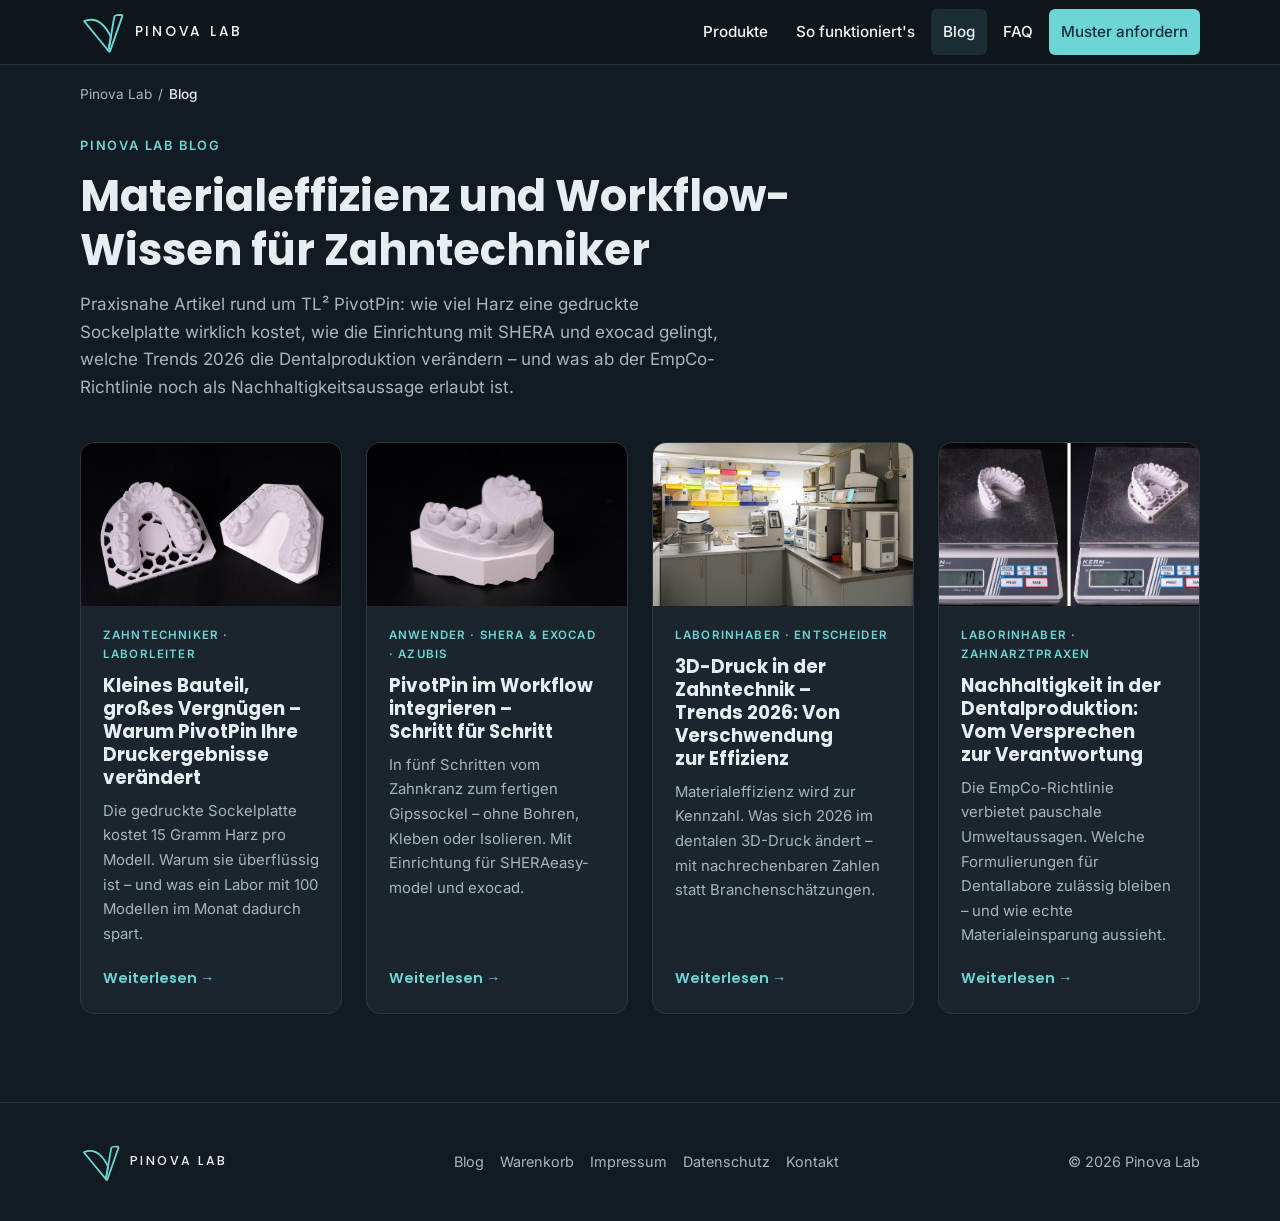
<file: blog/index.html>
<!doctype html>
<html lang="de" data-theme="dark">
<head>
<meta charset="utf-8">
<meta name="viewport" content="width=device-width, initial-scale=1">
<title>Blog – Materialeffizienz &amp; Workflow-Wissen für Zahntechniker | Pinova Lab</title>
<meta name="description" content="Praxiswissen rund um TL² PivotPin: Harz sparen beim 3D-Druck, Workflow-Integration mit SHERA und exocad, Trends 2026 und Nachhaltigkeit in der Dentalproduktion.">
<link rel="canonical" href="https://www.pinovalab.eu/blog/">
<meta property="og:title" content="Blog – Pinova Lab">
<meta property="og:description" content="Materialeffizienz, Workflow-Integration und Nachhaltigkeit in der Dentalproduktion – Praxiswissen rund um TL² PivotPin.">
<meta property="og:type" content="website">
<meta property="og:url" content="https://www.pinovalab.eu/blog/">
<meta property="og:locale" content="de_DE">
<meta property="og:image" content="https://www.pinovalab.eu/images/blog-sockelplatte-vs-gipssockel.jpg">
<link rel="stylesheet" href="../fonts/fonts.css">
<link rel="stylesheet" href="blog.css">
<script type="application/ld+json">
{
  "@context": "https://schema.org",
  "@type": "Blog",
  "name": "Pinova Lab Blog",
  "url": "https://www.pinovalab.eu/blog/",
  "description": "Praxiswissen zu Materialeffizienz, Workflow-Integration und Nachhaltigkeit im dentalen 3D-Druck.",
  "publisher": {"@type": "Organization", "name": "Pinova Lab", "url": "https://www.pinovalab.eu"},
  "blogPost": [
    {"@type": "BlogPosting", "headline": "Kleines Bauteil, großes Vergnügen – Warum PivotPin Ihre Druckergebnisse verändert", "url": "https://www.pinovalab.eu/blog/pivotpin-sockelplatte-harz-sparen/"},
    {"@type": "BlogPosting", "headline": "PivotPin im Workflow integrieren – Schritt für Schritt", "url": "https://www.pinovalab.eu/blog/pivotpin-workflow-integration-anleitung/"},
    {"@type": "BlogPosting", "headline": "3D-Druck in der Zahntechnik – Trends 2026: Von Verschwendung zur Effizienz", "url": "https://www.pinovalab.eu/blog/3d-druck-zahntechnik-trends-2026/"},
    {"@type": "BlogPosting", "headline": "Nachhaltigkeit in der Dentalproduktion: Vom Versprechen zur Verantwortung", "url": "https://www.pinovalab.eu/blog/nachhaltigkeit-dentalproduktion-empco/"}
  ]
}
</script>
</head>
<body>
<svg width="0" height="0" style="position:absolute" aria-hidden="true">
  <symbol id="pinova-mark" viewBox="-6 -6 232 222">
    <g fill="none" stroke="currentColor" stroke-width="10" stroke-linejoin="round" stroke-linecap="round">
      <path d="M10 42 Q96 8 152 126 L139 199 Z"/>
      <path d="M139 199 L170 20 Q173 10 184 10 L206 9 Q215 9 212 18 L148 201 Q143 208 139 199 Z"/>
    </g>
  </symbol>
</svg>

<a class="skip" href="#main">Zum Inhalt springen</a>

<header class="site-header">
  <div class="wrap">
    <a class="brand" href="../index.html?intro-skip=1#top" aria-label="Pinova Lab – Startseite">
      <svg viewBox="-6 -6 232 222" aria-hidden="true"><use href="#pinova-mark"/></svg>
      <span>PINOVA <span class="lab">LAB</span></span>
    </a>
    <nav class="nav" aria-label="Hauptnavigation">
      <a href="../index.html?intro-skip=1#produkte">Produkte</a>
      <a href="../index.html?intro-skip=1#funktion">So funktioniert's</a>
      <a href="index.html" aria-current="page">Blog</a>
      <a href="../index.html?intro-skip=1#faq">FAQ</a>
      <a class="nav-cta" href="../index.html?intro-skip=1#muster">Muster anfordern</a>
    </nav>
  </div>
</header>

<main id="main">
  <div class="wrap">
    <ol class="breadcrumb">
      <li><a href="../index.html?intro-skip=1#top">Pinova Lab</a></li>
      <li>Blog</li>
    </ol>
    <section class="blog-hero">
      <p class="eyebrow">Pinova Lab Blog</p>
      <h1>Materialeffizienz und Workflow-Wissen für Zahntechniker</h1>
      <p class="lede">Praxisnahe Artikel rund um TL² PivotPin: wie viel Harz eine gedruckte Sockelplatte wirklich kostet, wie die Einrichtung mit SHERA und exocad gelingt, welche Trends 2026 die Dentalproduktion verändern – und was ab der EmpCo-Richtlinie noch als Nachhaltigkeitsaussage erlaubt ist.</p>
    </section>

    <section aria-label="Alle Artikel">
      <div class="post-grid">
        <a class="post-card" href="pivotpin-sockelplatte-harz-sparen/index.html">
          <img src="../images/blog-sockelplatte-vs-gipssockel.jpg" alt="Zwei gedruckte Zahnkränze: links auf einer gedruckten Sockelplatte mit Wabenstruktur, rechts in einem Gipssockel" loading="lazy" width="1600" height="1067">
          <div class="post-card-body">
            <span class="eyebrow">Zahntechniker · Laborleiter</span>
            <h2>Kleines Bauteil, großes Vergnügen – Warum PivotPin Ihre Druckergebnisse verändert</h2>
            <p>Die gedruckte Sockelplatte kostet 15 Gramm Harz pro Modell. Warum sie überflüssig ist – und was ein Labor mit 100 Modellen im Monat dadurch spart.</p>
            <span class="read-more">Weiterlesen →</span>
          </div>
        </a>
        <a class="post-card" href="pivotpin-workflow-integration-anleitung/index.html">
          <img src="../images/blog-zahnkranz-gipssockel.jpg" alt="Gedruckter Zahnkranz, dauerhaft in einem weißen Gipssockel verankert" loading="lazy" width="1600" height="1067">
          <div class="post-card-body">
            <span class="eyebrow">Anwender · SHERA &amp; exocad · Azubis</span>
            <h2>PivotPin im Workflow integrieren – Schritt für Schritt</h2>
            <p>In fünf Schritten vom Zahnkranz zum fertigen Gipssockel – ohne Bohren, Kleben oder Isolieren. Mit Einrichtung für SHERAeasy-model und exocad.</p>
            <span class="read-more">Weiterlesen →</span>
          </div>
        </a>
        <a class="post-card" href="3d-druck-zahntechnik-trends-2026/index.html">
          <img src="../images/blog-labor-arbeitsplatz.jpg" alt="Blick in ein zahntechnisches Labor mit Arbeitsplatz, Brennöfen und Geräten" loading="lazy" width="1600" height="1067">
          <div class="post-card-body">
            <span class="eyebrow">Laborinhaber · Entscheider</span>
            <h2>3D-Druck in der Zahntechnik – Trends 2026: Von Verschwendung zur Effizienz</h2>
            <p>Materialeffizienz wird zur Kennzahl. Was sich 2026 im dentalen 3D-Druck ändert – mit nachrechenbaren Zahlen statt Branchenschätzungen.</p>
            <span class="read-more">Weiterlesen →</span>
          </div>
        </a>
        <a class="post-card" href="nachhaltigkeit-dentalproduktion-empco/index.html">
          <img src="../images/blog-waage-zahnkranz-17g-32g.jpg" alt="Laborwaage im Vergleich: Zahnkranz ohne Sockelplatte 17 g, mit gedruckter Sockelplatte 32 g" loading="lazy" width="1600" height="824">
          <div class="post-card-body">
            <span class="eyebrow">Laborinhaber · Zahnarztpraxen</span>
            <h2>Nachhaltigkeit in der Dentalproduktion: Vom Versprechen zur Verantwortung</h2>
            <p>Die EmpCo-Richtlinie verbietet pauschale Umweltaussagen. Welche Formulierungen für Dentallabore zulässig bleiben – und wie echte Materialeinsparung aussieht.</p>
            <span class="read-more">Weiterlesen →</span>
          </div>
        </a>
      </div>
    </section>
  </div>
</main>

<footer>
  <div class="wrap">
    <a class="brand" href="../index.html?intro-skip=1#top" aria-label="Pinova Lab – Startseite">
      <svg viewBox="-6 -6 232 222" aria-hidden="true"><use href="#pinova-mark"/></svg>
      <span>PINOVA LAB</span>
    </a>
    <nav aria-label="Rechtliches">
      <a href="index.html">Blog</a>
      <a href="../index.html?intro-skip=1#warenkorb">Warenkorb</a>
      <a href="../index.html?intro-skip=1#impressum">Impressum</a>
      <a href="../index.html?intro-skip=1#datenschutz">Datenschutz</a>
      <a href="../index.html?intro-skip=1#muster">Kontakt</a>
    </nav>
    <span>© 2026 Pinova Lab</span>
  </div>
</footer>
</body>
</html>
</file>
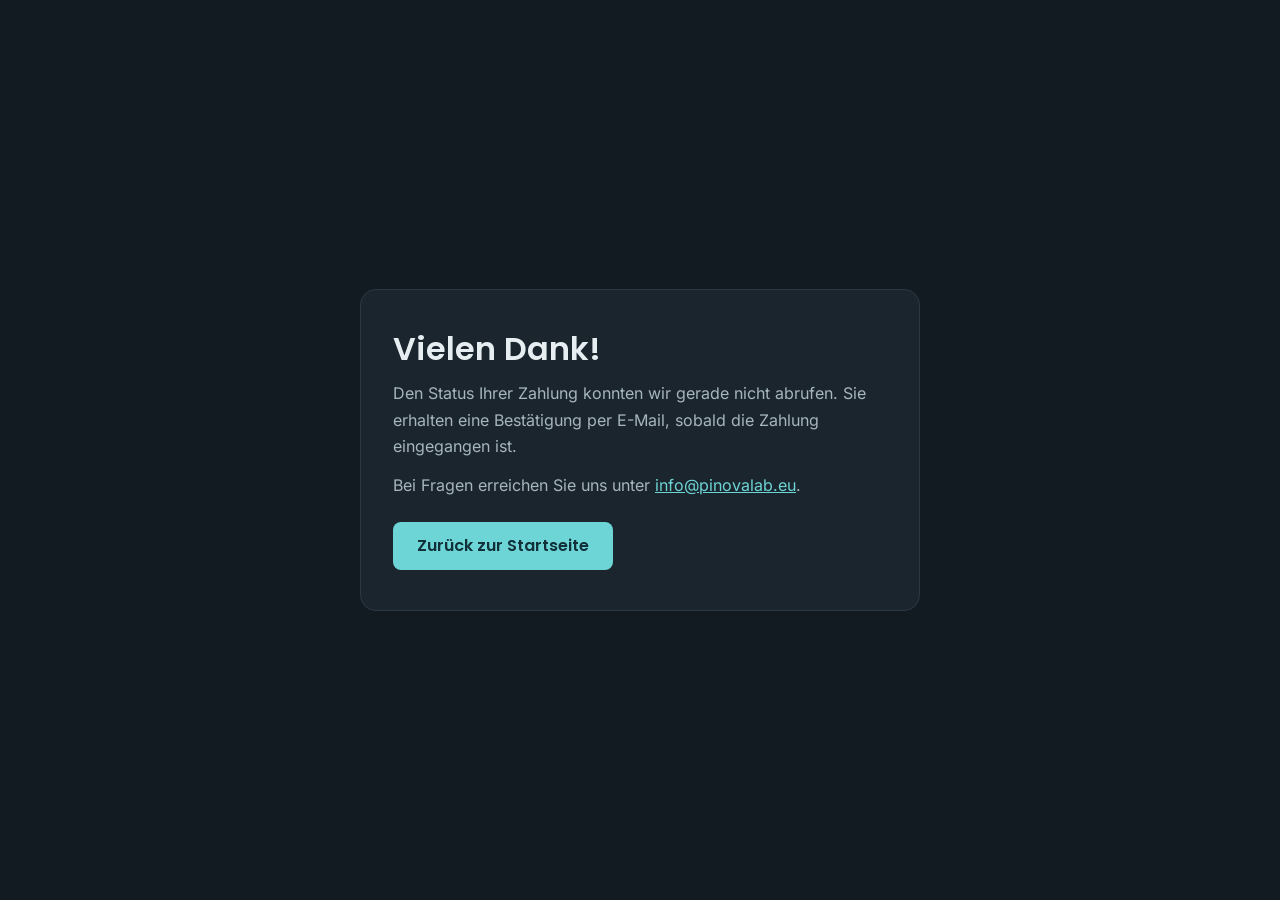
<file: bestellung/danke/index.html>
<!DOCTYPE html>
<html lang="de" data-theme="dark">
<head>
<meta charset="utf-8">
<meta name="viewport" content="width=device-width, initial-scale=1">
<meta name="robots" content="noindex, nofollow">
<title>Bestellung eingegangen – Pinova Lab</title>
<link rel="stylesheet" href="../../fonts/fonts.css">
<style>
  :root {
    --ink: #1f2d3d; --ink-soft: #4a5a6a; --ground: #f6f8f9; --surface: #ffffff; --line: #dde4e8;
    --mint: #6dd5d5; --mint-ink: #1d7f80;
  }
  @media (prefers-color-scheme: dark) {
    :root:not([data-theme="light"]) {
      --ink: #e6eef1; --ink-soft: #a6b6bd; --ground: #131b22; --surface: #1b252e; --line: #2b3843; --mint-ink: #6dd5d5;
    }
  }
  :root[data-theme="dark"] {
    --ink: #e6eef1; --ink-soft: #a6b6bd; --ground: #131b22; --surface: #1b252e; --line: #2b3843; --mint-ink: #6dd5d5;
  }
  * { box-sizing: border-box; }
  body { margin: 0; min-height: 100vh; display: grid; place-items: center; padding: 24px 16px;
    background: var(--ground); color: var(--ink); font: 400 1rem/1.65 'Inter', system-ui, sans-serif; }
  main { max-width: 560px; background: var(--surface); border: 1px solid var(--line); border-radius: 16px; padding: 40px 32px; }
  .tick { width: 56px; height: 56px; border-radius: 50%; background: var(--mint); color: #12303a; display: grid; place-items: center; margin-bottom: 20px; }
  h1 { font: 600 clamp(1.5rem, 4vw, 2rem)/1.2 'Poppins', system-ui, sans-serif; margin: 0 0 12px; }
  p { margin: 0 0 12px; color: var(--ink-soft); }
  .btn { display: inline-flex; align-items: center; min-height: 48px; padding: 0 24px; margin-top: 12px; border-radius: 8px;
    background: var(--mint); color: #12303a; font: 600 1rem 'Poppins', sans-serif; text-decoration: none; }
  a { color: var(--mint-ink); }
  .tick[hidden] { display: none; }
</style>
</head>
<body>
<main>
  <div class="tick" id="tick" aria-hidden="true" hidden>
    <svg width="28" height="28" viewBox="0 0 24 24" fill="none" stroke="currentColor" stroke-width="2.5" stroke-linecap="round" stroke-linejoin="round"><path d="M5 12.5l4.5 4.5L19 7.5"/></svg>
  </div>
  <h1 id="titel">Einen Moment bitte …</h1>
  <p id="text">Wir prüfen den Status Ihrer Zahlung.</p>
  <p>Bei Fragen erreichen Sie uns unter <a href="mailto:info@pinovalab.eu">info@pinovalab.eu</a>.</p>
  <a class="btn" id="zurueck" href="../../index.html">Zurück zur Startseite</a>
</main>
<script>
  (function () {
    var params = new URLSearchParams(location.search);
    var titel = document.getElementById('titel');
    var text = document.getElementById('text');
    var zurueck = document.getElementById('zurueck');

    function zeige(t, x, erfolgreich) {
      titel.textContent = t;
      text.textContent = x;
      document.getElementById('tick').hidden = !erfolgreich;
    }
    function warenkorbLeeren() {
      try { localStorage.removeItem('pinova-cart-v1'); } catch (e) {}
    }

    fetch('/api/zahlung.php?nr=' + encodeURIComponent(params.get('nr') || '') + '&t=' + encodeURIComponent(params.get('t') || ''))
      .then(function (r) { return r.ok ? r.json() : Promise.reject(); })
      .then(function (d) {
        if (d.status === 'paid') {
          warenkorbLeeren();
          zeige('Vielen Dank für Ihre Bestellung!', 'Ihre Zahlung für die Bestellung ' + d.nummer + ' ist eingegangen. Eine Bestätigung ist per E-Mail unterwegs, die Rechnung senden wir Ihnen separat. Wir versenden Ihre PivotPins innerhalb Deutschlands.', true);
        } else if (d.status === 'open' || d.status === 'pending' || d.status === 'authorized') {
          warenkorbLeeren();
          zeige('Vielen Dank für Ihre Bestellung!', 'Ihre Zahlung für die Bestellung ' + d.nummer + ' wird noch verarbeitet (bei Überweisungen kann das einige Tage dauern). Sobald sie eingegangen ist, erhalten Sie eine Bestätigung per E-Mail.', true);
        } else {
          zeige('Zahlung nicht abgeschlossen', 'Die Zahlung wurde abgebrochen oder ist fehlgeschlagen. Ihr Warenkorb ist noch gespeichert – Sie können es einfach erneut versuchen oder auf Rechnung bestellen.', false);
          zurueck.textContent = 'Zurück zum Warenkorb';
          zurueck.href = '../../index.html#warenkorb';
        }
      })
      .catch(function () {
        zeige('Vielen Dank!', 'Den Status Ihrer Zahlung konnten wir gerade nicht abrufen. Sie erhalten eine Bestätigung per E-Mail, sobald die Zahlung eingegangen ist.', false);
      });
  })();
</script>
</body>
</html>
</file>
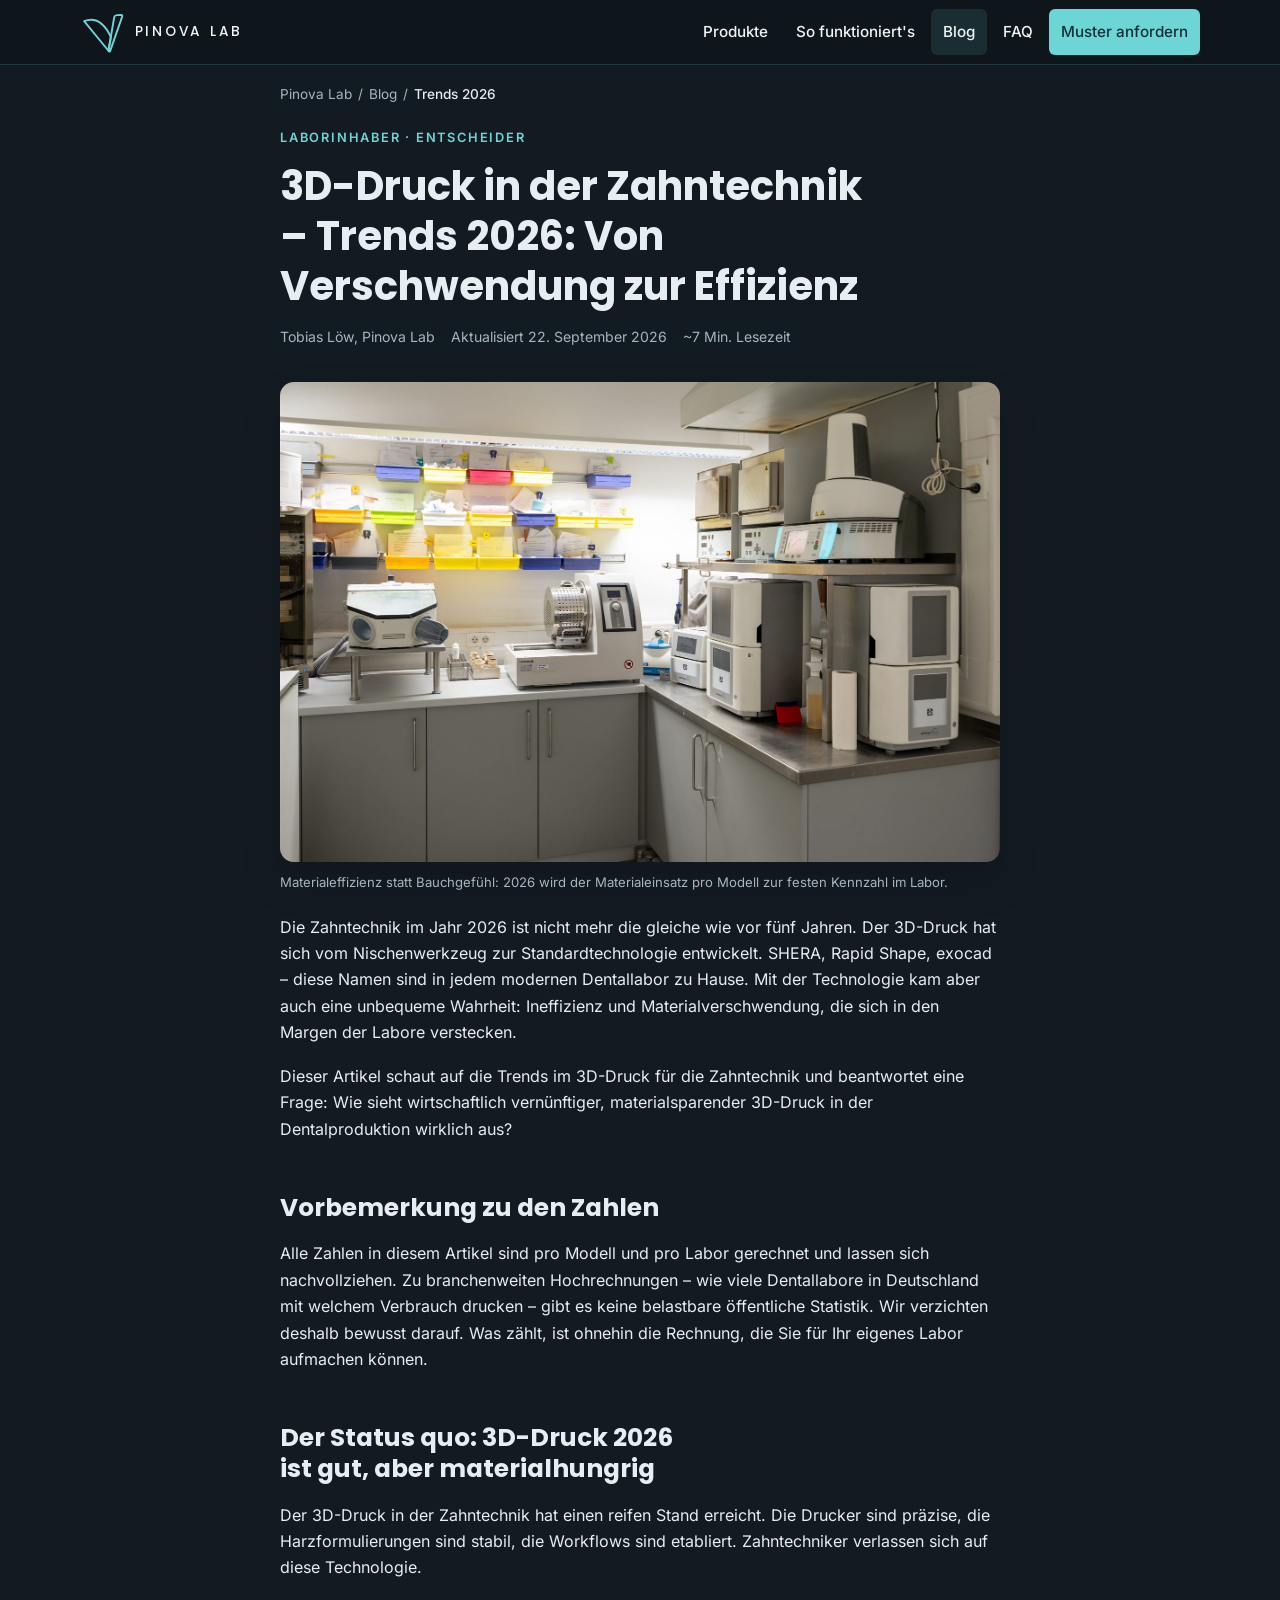
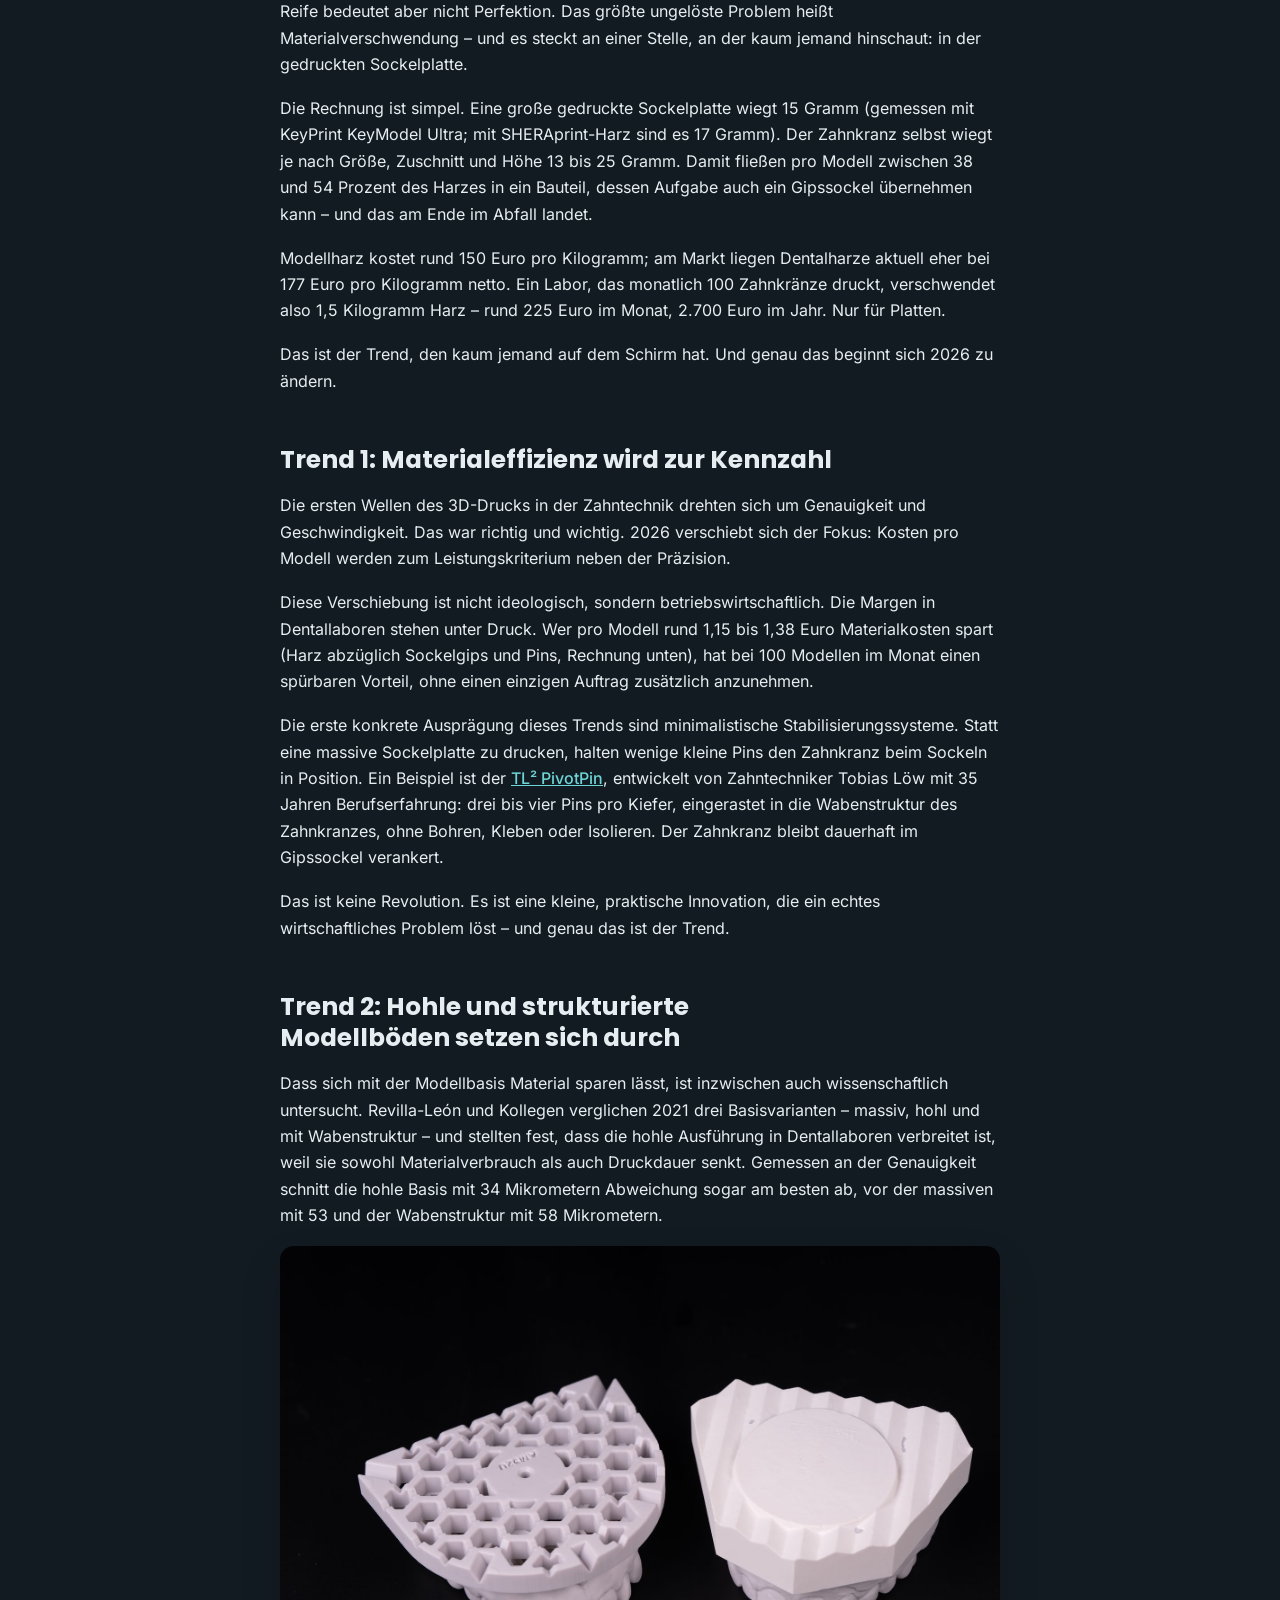
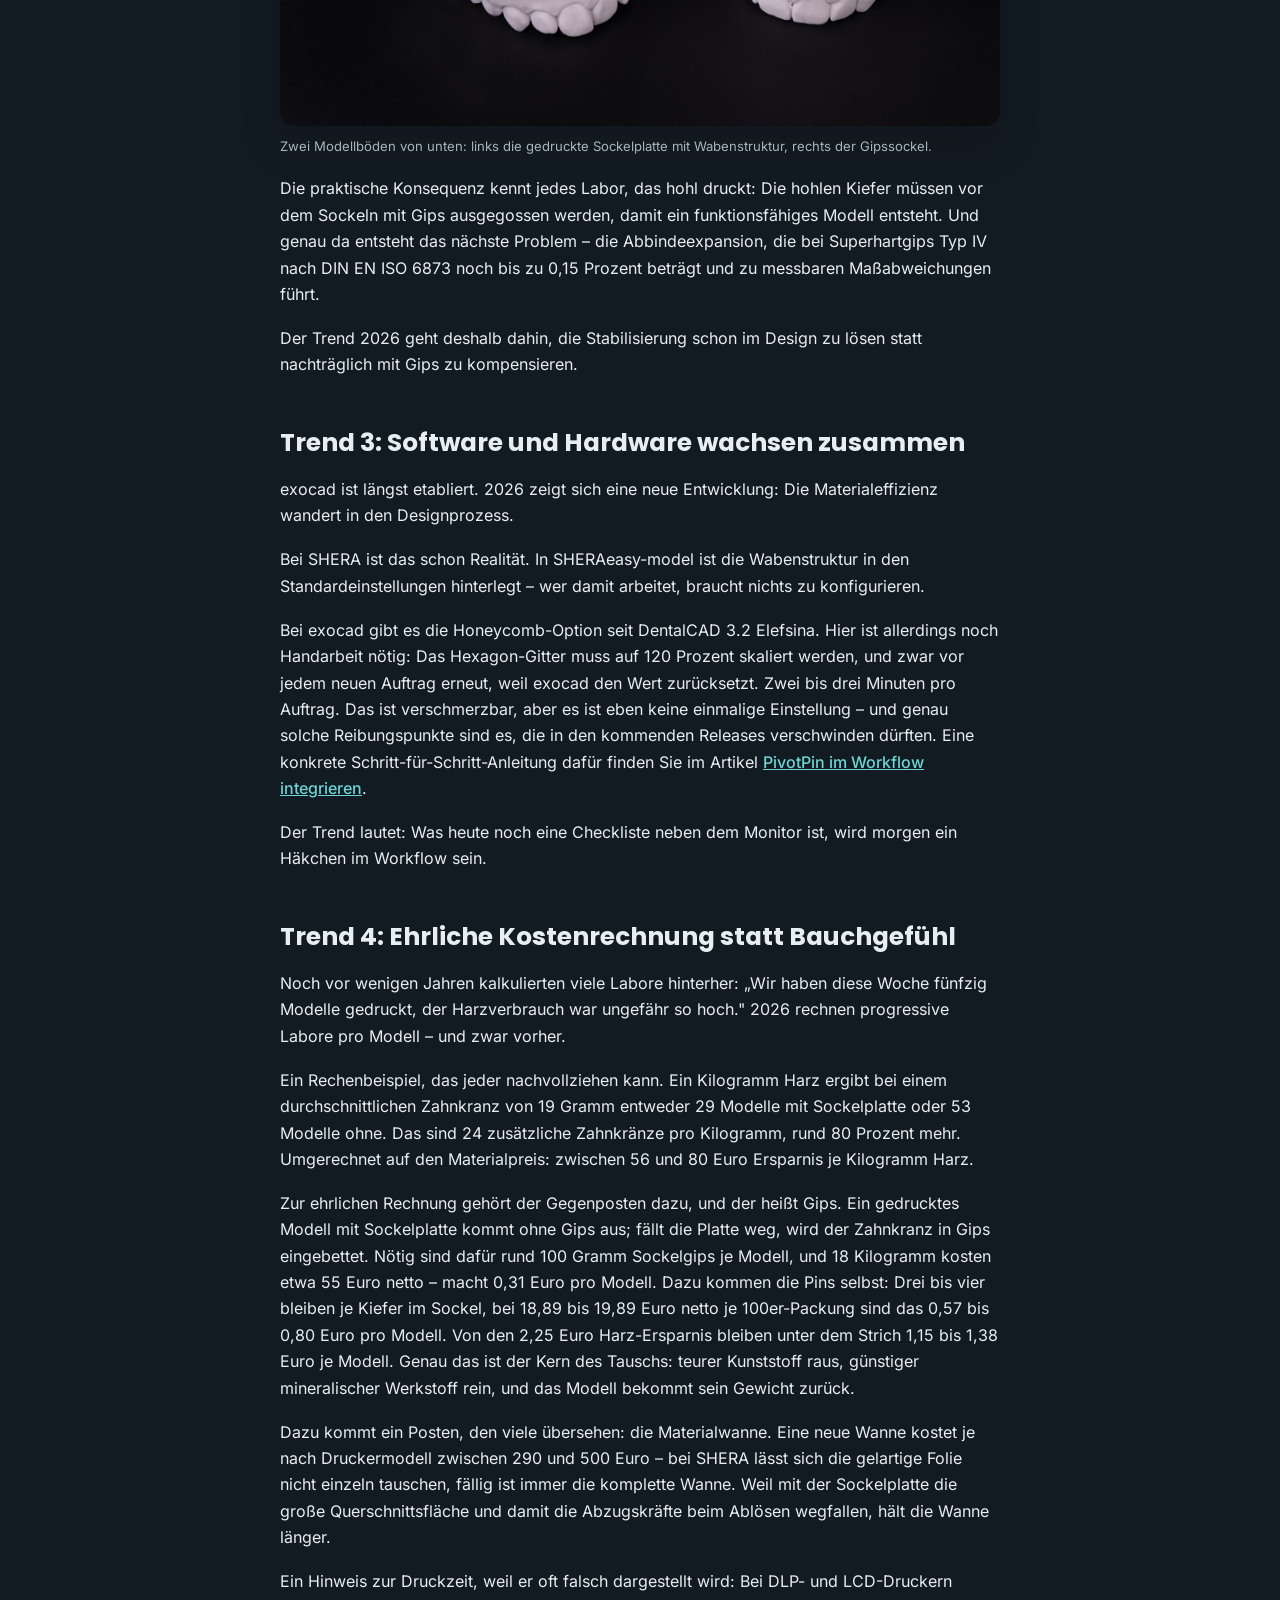
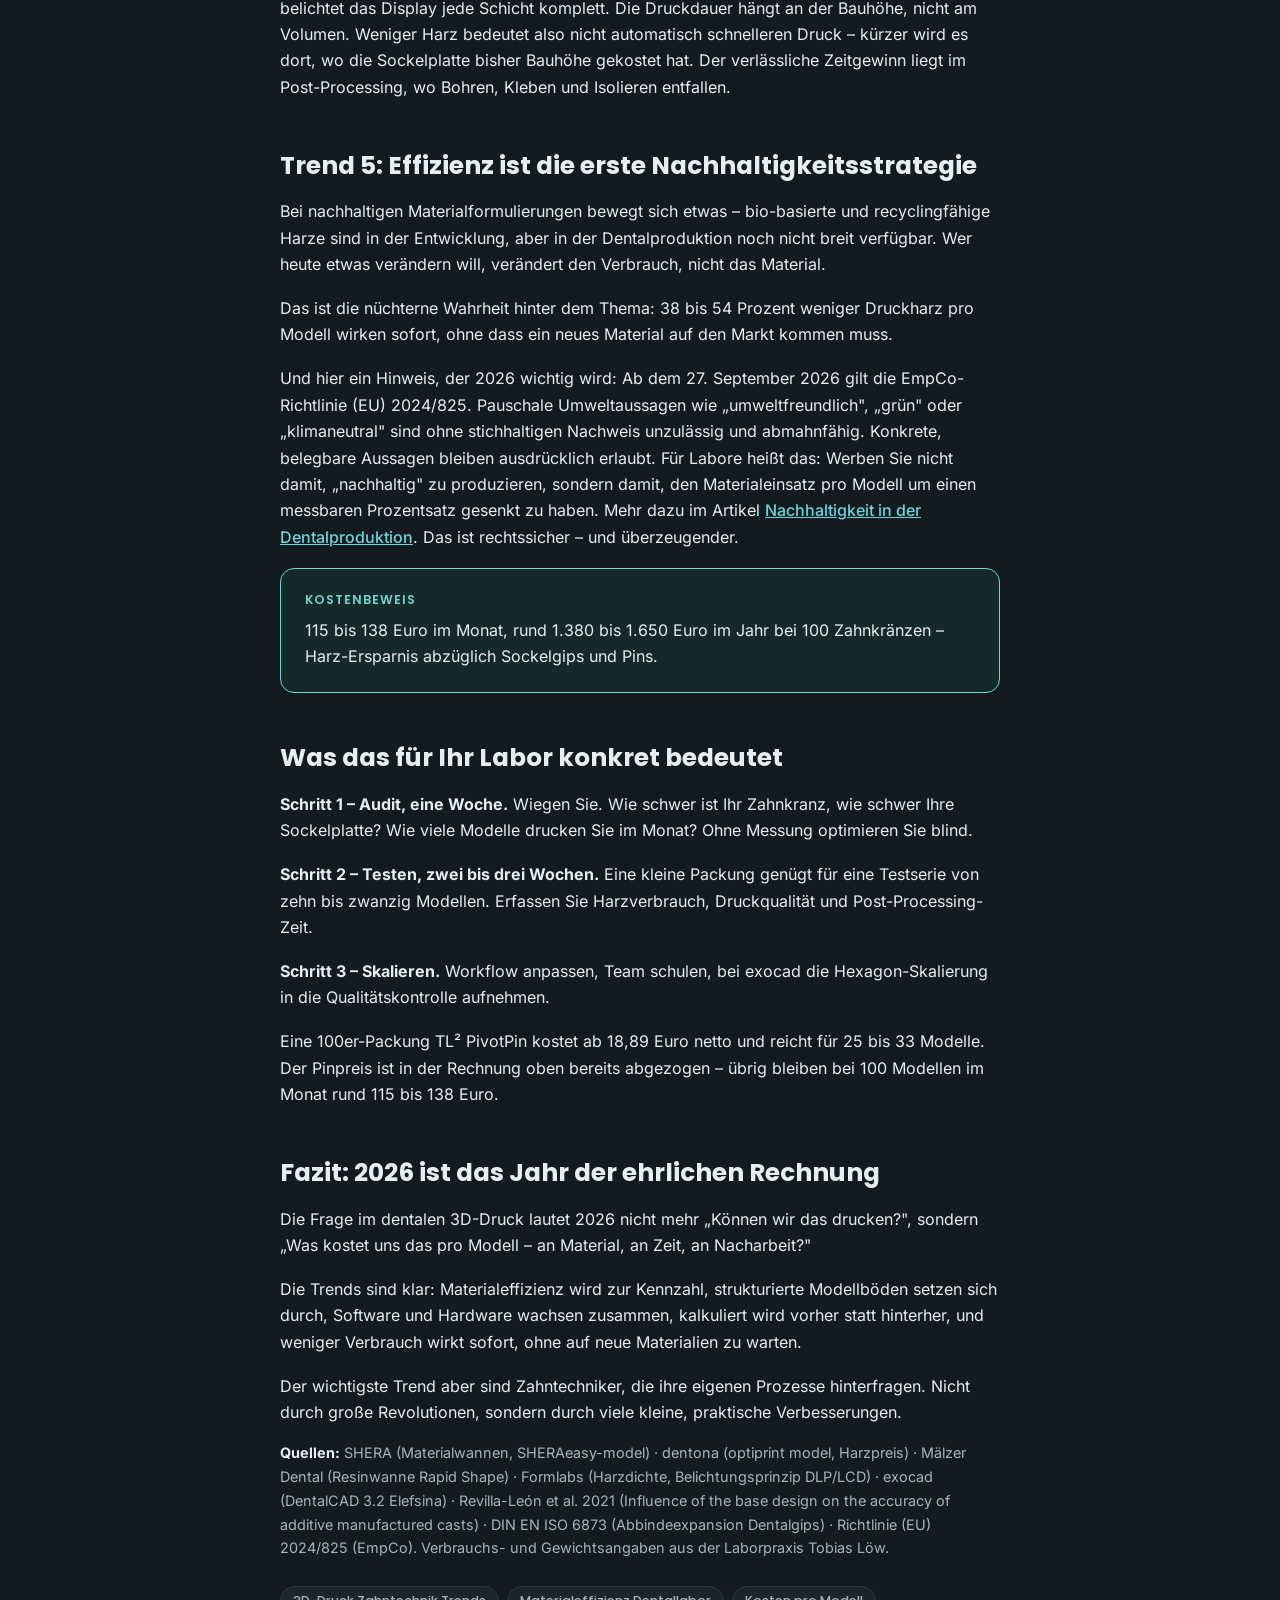
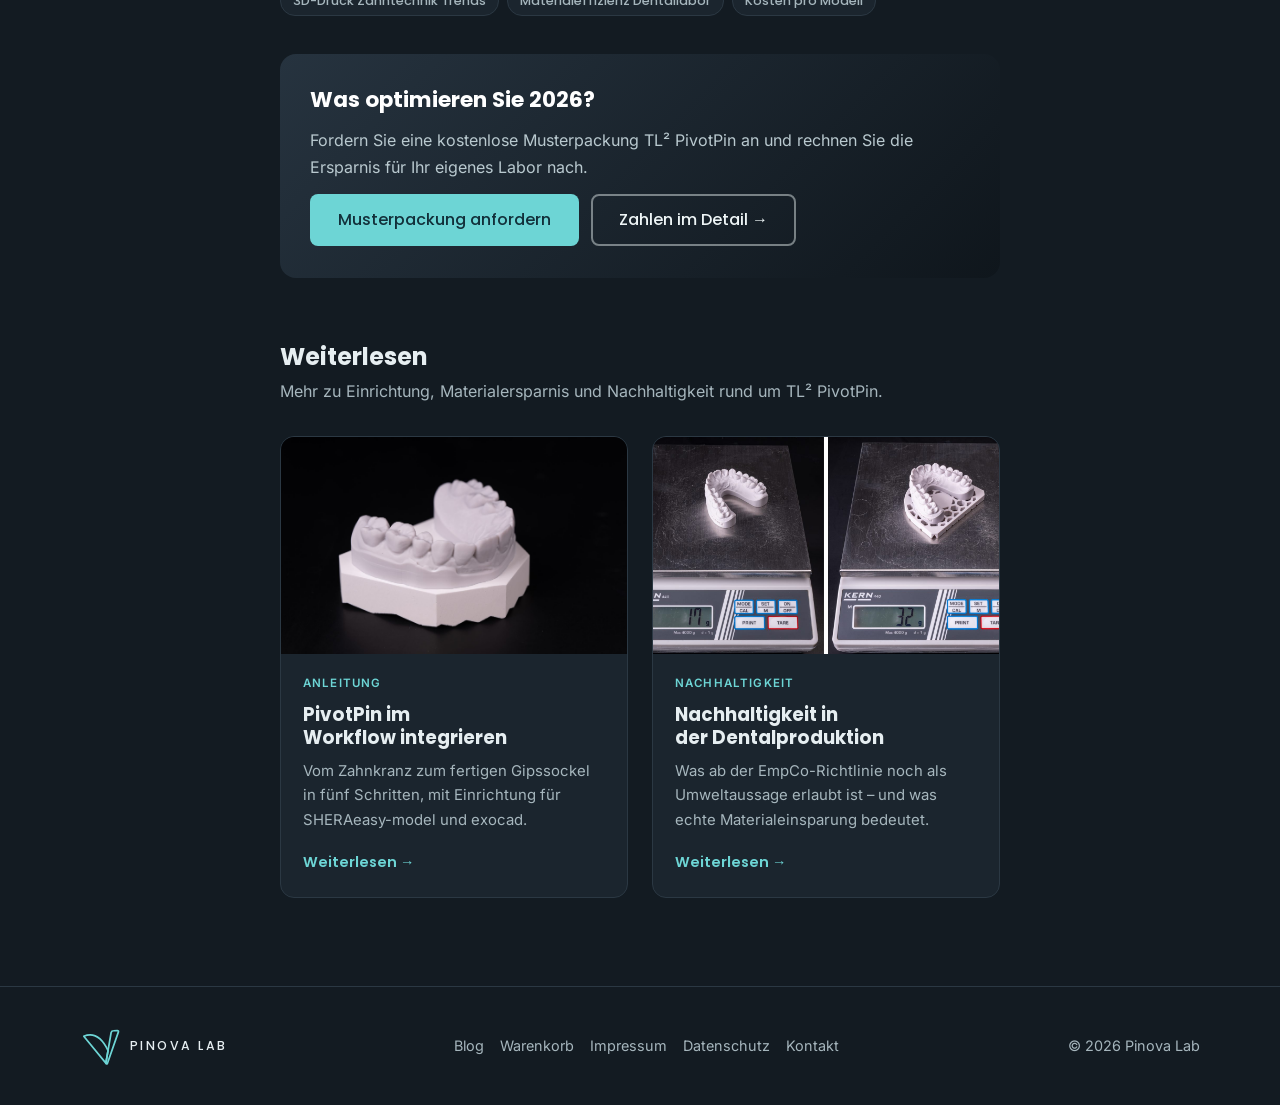
<file: blog/3d-druck-zahntechnik-trends-2026/index.html>
<!doctype html>
<html lang="de" data-theme="dark">
<head>
<meta charset="utf-8">
<meta name="viewport" content="width=device-width, initial-scale=1">
<title>3D-Druck Zahntechnik 2026: Fünf Trends zur Materialeffizienz | Pinova Lab</title>
<meta name="description" content="Materialeffizienz wird zur Kennzahl. Was sich 2026 im dentalen 3D-Druck ändert – mit nachrechenbaren Zahlen statt Branchenschätzungen.">
<meta name="keywords" content="3D-Druck Zahntechnik Trends, Materialeffizienz Dentallabor, Kosten pro Modell">
<link rel="canonical" href="https://www.pinovalab.eu/blog/3d-druck-zahntechnik-trends-2026/">
<meta property="og:title" content="3D-Druck Zahntechnik 2026: Fünf Trends zur Materialeffizienz">
<meta property="og:description" content="Materialeffizienz wird zur Kennzahl. Was sich 2026 im dentalen 3D-Druck ändert – mit nachrechenbaren Zahlen statt Branchenschätzungen.">
<meta property="og:type" content="article">
<meta property="og:url" content="https://www.pinovalab.eu/blog/3d-druck-zahntechnik-trends-2026/">
<meta property="og:locale" content="de_DE">
<meta property="og:image" content="https://www.pinovalab.eu/images/blog-labor-arbeitsplatz.jpg">
<link rel="stylesheet" href="../../fonts/fonts.css">
<link rel="stylesheet" href="../blog.css">
<script type="application/ld+json">
{
  "@context": "https://schema.org",
  "@type": "BlogPosting",
  "headline": "3D-Druck in der Zahntechnik – Trends 2026: Von Verschwendung zur Effizienz",
  "description": "Materialeffizienz wird zur Kennzahl. Was sich 2026 im dentalen 3D-Druck ändert – mit nachrechenbaren Zahlen statt Branchenschätzungen.",
  "datePublished": "2026-09-21",
  "dateModified": "2026-09-22",
  "author": {"@type": "Person", "name": "Tobias Löw"},
  "publisher": {"@type": "Organization", "name": "Pinova Lab", "url": "https://www.pinovalab.eu"},
  "mainEntityOfPage": "https://www.pinovalab.eu/blog/3d-druck-zahntechnik-trends-2026/",
  "image": "https://www.pinovalab.eu/images/blog-labor-arbeitsplatz.jpg",
  "articleSection": "Trends",
  "keywords": "3D-Druck Zahntechnik Trends, Materialeffizienz Dentallabor, Kosten pro Modell"
}
</script>
<script type="application/ld+json">
{
  "@context": "https://schema.org",
  "@type": "BreadcrumbList",
  "itemListElement": [
    {"@type": "ListItem", "position": 1, "name": "Pinova Lab", "item": "https://www.pinovalab.eu/"},
    {"@type": "ListItem", "position": 2, "name": "Blog", "item": "https://www.pinovalab.eu/blog/"},
    {"@type": "ListItem", "position": 3, "name": "3D-Druck Zahntechnik 2026: Fünf Trends zur Materialeffizienz", "item": "https://www.pinovalab.eu/blog/3d-druck-zahntechnik-trends-2026/"}
  ]
}
</script>
</head>
<body>
<svg width="0" height="0" style="position:absolute" aria-hidden="true">
  <symbol id="pinova-mark" viewBox="-6 -6 232 222">
    <g fill="none" stroke="currentColor" stroke-width="10" stroke-linejoin="round" stroke-linecap="round">
      <path d="M10 42 Q96 8 152 126 L139 199 Z"/>
      <path d="M139 199 L170 20 Q173 10 184 10 L206 9 Q215 9 212 18 L148 201 Q143 208 139 199 Z"/>
    </g>
  </symbol>
</svg>

<a class="skip" href="#main">Zum Inhalt springen</a>

<header class="site-header">
  <div class="wrap">
    <a class="brand" href="../../index.html?intro-skip=1#top" aria-label="Pinova Lab – Startseite">
      <svg viewBox="-6 -6 232 222" aria-hidden="true"><use href="#pinova-mark"/></svg>
      <span>PINOVA <span class="lab">LAB</span></span>
    </a>
    <nav class="nav" aria-label="Hauptnavigation">
      <a href="../../index.html?intro-skip=1#produkte">Produkte</a>
      <a href="../../index.html?intro-skip=1#funktion">So funktioniert's</a>
      <a href="../index.html" aria-current="page">Blog</a>
      <a href="../../index.html?intro-skip=1#faq">FAQ</a>
      <a class="nav-cta" href="../../index.html?intro-skip=1#muster">Muster anfordern</a>
    </nav>
  </div>
</header>

<main id="main">
  <div class="wrap-narrow">
    <ol class="breadcrumb">
      <li><a href="../../index.html?intro-skip=1#top">Pinova Lab</a></li>
      <li><a href="../index.html">Blog</a></li>
      <li>Trends 2026</li>
    </ol>

    <header class="article-header">
      <p class="eyebrow">Laborinhaber · Entscheider</p>
      <h1>3D-Druck in der Zahntechnik – Trends 2026: Von Verschwendung zur Effizienz</h1>
      <p class="article-meta"><span>Tobias Löw, Pinova Lab</span><span>Aktualisiert 22. September 2026</span><span>~7 Min. Lesezeit</span></p>
    </header>

    <figure class="article-figure">
      <img src="../../images/blog-labor-arbeitsplatz.jpg" alt="Blick in ein zahntechnisches Labor mit Arbeitsplatz, Brennöfen und Geräten" loading="eager" width="1600" height="1067">
      <figcaption>Materialeffizienz statt Bauchgefühl: 2026 wird der Materialeinsatz pro Modell zur festen Kennzahl im Labor.</figcaption>
    </figure>

    <article class="article-body">
      <p>Die Zahntechnik im Jahr 2026 ist nicht mehr die gleiche wie vor fünf Jahren. Der 3D-Druck hat sich vom Nischenwerkzeug zur Standardtechnologie entwickelt. SHERA, Rapid Shape, exocad – diese Namen sind in jedem modernen Dentallabor zu Hause. Mit der Technologie kam aber auch eine unbequeme Wahrheit: Ineffizienz und Materialverschwendung, die sich in den Margen der Labore verstecken.</p>
      <p>Dieser Artikel schaut auf die Trends im 3D-Druck für die Zahntechnik und beantwortet eine Frage: Wie sieht wirtschaftlich vernünftiger, materialsparender 3D-Druck in der Dentalproduktion wirklich aus?</p>

      <h2>Vorbemerkung zu den Zahlen</h2>
      <p>Alle Zahlen in diesem Artikel sind pro Modell und pro Labor gerechnet und lassen sich nachvollziehen. Zu branchenweiten Hochrechnungen – wie viele Dentallabore in Deutschland mit welchem Verbrauch drucken – gibt es keine belastbare öffentliche Statistik. Wir verzichten deshalb bewusst darauf. Was zählt, ist ohnehin die Rechnung, die Sie für Ihr eigenes Labor aufmachen können.</p>

      <h2>Der Status quo: 3D-Druck 2026 ist gut, aber materialhungrig</h2>
      <p>Der 3D-Druck in der Zahntechnik hat einen reifen Stand erreicht. Die Drucker sind präzise, die Harzformulierungen sind stabil, die Workflows sind etabliert. Zahntechniker verlassen sich auf diese Technologie.</p>
      <p>Reife bedeutet aber nicht Perfektion. Das größte ungelöste Problem heißt Materialverschwendung – und es steckt an einer Stelle, an der kaum jemand hinschaut: in der gedruckten Sockelplatte.</p>
      <p>Die Rechnung ist simpel. Eine große gedruckte Sockelplatte wiegt 15 Gramm (gemessen mit KeyPrint KeyModel Ultra; mit SHERAprint-Harz sind es 17 Gramm). Der Zahnkranz selbst wiegt je nach Größe, Zuschnitt und Höhe 13 bis 25 Gramm. Damit fließen pro Modell zwischen 38 und 54 Prozent des Harzes in ein Bauteil, dessen Aufgabe auch ein Gipssockel übernehmen kann – und das am Ende im Abfall landet.</p>
      <p>Modellharz kostet rund 150 Euro pro Kilogramm; am Markt liegen Dentalharze aktuell eher bei 177 Euro pro Kilogramm netto. Ein Labor, das monatlich 100 Zahnkränze druckt, verschwendet also 1,5 Kilogramm Harz – rund 225 Euro im Monat, 2.700 Euro im Jahr. Nur für Platten.</p>
      <p>Das ist der Trend, den kaum jemand auf dem Schirm hat. Und genau das beginnt sich 2026 zu ändern.</p>

      <h2>Trend 1: Materialeffizienz wird zur Kennzahl</h2>
      <p>Die ersten Wellen des 3D-Drucks in der Zahntechnik drehten sich um Genauigkeit und Geschwindigkeit. Das war richtig und wichtig. 2026 verschiebt sich der Fokus: Kosten pro Modell werden zum Leistungskriterium neben der Präzision.</p>
      <p>Diese Verschiebung ist nicht ideologisch, sondern betriebswirtschaftlich. Die Margen in Dentallaboren stehen unter Druck. Wer pro Modell rund 1,15 bis 1,38 Euro Materialkosten spart (Harz abzüglich Sockelgips und Pins, Rechnung unten), hat bei 100 Modellen im Monat einen spürbaren Vorteil, ohne einen einzigen Auftrag zusätzlich anzunehmen.</p>
      <p>Die erste konkrete Ausprägung dieses Trends sind minimalistische Stabilisierungssysteme. Statt eine massive Sockelplatte zu drucken, halten wenige kleine Pins den Zahnkranz beim Sockeln in Position. Ein Beispiel ist der <a href="../pivotpin-sockelplatte-harz-sparen/index.html">TL² PivotPin</a>, entwickelt von Zahntechniker Tobias Löw mit 35 Jahren Berufserfahrung: drei bis vier Pins pro Kiefer, eingerastet in die Wabenstruktur des Zahnkranzes, ohne Bohren, Kleben oder Isolieren. Der Zahnkranz bleibt dauerhaft im Gipssockel verankert.</p>
      <p>Das ist keine Revolution. Es ist eine kleine, praktische Innovation, die ein echtes wirtschaftliches Problem löst – und genau das ist der Trend.</p>

      <h2>Trend 2: Hohle und strukturierte Modellböden setzen sich durch</h2>
      <p>Dass sich mit der Modellbasis Material sparen lässt, ist inzwischen auch wissenschaftlich untersucht. Revilla-León und Kollegen verglichen 2021 drei Basisvarianten – massiv, hohl und mit Wabenstruktur – und stellten fest, dass die hohle Ausführung in Dentallaboren verbreitet ist, weil sie sowohl Materialverbrauch als auch Druckdauer senkt. Gemessen an der Genauigkeit schnitt die hohle Basis mit 34 Mikrometern Abweichung sogar am besten ab, vor der massiven mit 53 und der Wabenstruktur mit 58 Mikrometern.</p>
      <figure class="article-figure">
        <img src="../../images/blog-unterseite-wabenplatte-gipssockel.jpg" alt="Unterseite zweier Modelle: links eine gedruckte Sockelplatte mit Wabenstruktur, rechts ein Gipssockel" loading="lazy" width="1600" height="1067">
        <figcaption>Zwei Modellböden von unten: links die gedruckte Sockelplatte mit Wabenstruktur, rechts der Gipssockel.</figcaption>
      </figure>
      <p>Die praktische Konsequenz kennt jedes Labor, das hohl druckt: Die hohlen Kiefer müssen vor dem Sockeln mit Gips ausgegossen werden, damit ein funktionsfähiges Modell entsteht. Und genau da entsteht das nächste Problem – die Abbindeexpansion, die bei Superhartgips Typ IV nach DIN EN ISO 6873 noch bis zu 0,15 Prozent beträgt und zu messbaren Maßabweichungen führt.</p>
      <p>Der Trend 2026 geht deshalb dahin, die Stabilisierung schon im Design zu lösen statt nachträglich mit Gips zu kompensieren.</p>

      <h2>Trend 3: Software und Hardware wachsen zusammen</h2>
      <p>exocad ist längst etabliert. 2026 zeigt sich eine neue Entwicklung: Die Materialeffizienz wandert in den Designprozess.</p>
      <p>Bei SHERA ist das schon Realität. In SHERAeasy-model ist die Wabenstruktur in den Standardeinstellungen hinterlegt – wer damit arbeitet, braucht nichts zu konfigurieren.</p>
      <p>Bei exocad gibt es die Honeycomb-Option seit DentalCAD 3.2 Elefsina. Hier ist allerdings noch Handarbeit nötig: Das Hexagon-Gitter muss auf 120 Prozent skaliert werden, und zwar vor jedem neuen Auftrag erneut, weil exocad den Wert zurücksetzt. Zwei bis drei Minuten pro Auftrag. Das ist verschmerzbar, aber es ist eben keine einmalige Einstellung – und genau solche Reibungspunkte sind es, die in den kommenden Releases verschwinden dürften. Eine konkrete Schritt-für-Schritt-Anleitung dafür finden Sie im Artikel <a href="../pivotpin-workflow-integration-anleitung/index.html">PivotPin im Workflow integrieren</a>.</p>
      <p>Der Trend lautet: Was heute noch eine Checkliste neben dem Monitor ist, wird morgen ein Häkchen im Workflow sein.</p>

      <h2>Trend 4: Ehrliche Kostenrechnung statt Bauchgefühl</h2>
      <p>Noch vor wenigen Jahren kalkulierten viele Labore hinterher: „Wir haben diese Woche fünfzig Modelle gedruckt, der Harzverbrauch war ungefähr so hoch." 2026 rechnen progressive Labore pro Modell – und zwar vorher.</p>
      <p>Ein Rechenbeispiel, das jeder nachvollziehen kann. Ein Kilogramm Harz ergibt bei einem durchschnittlichen Zahnkranz von 19 Gramm entweder 29 Modelle mit Sockelplatte oder 53 Modelle ohne. Das sind 24 zusätzliche Zahnkränze pro Kilogramm, rund 80 Prozent mehr. Umgerechnet auf den Materialpreis: zwischen 56 und 80 Euro Ersparnis je Kilogramm Harz.</p>
      <p>Zur ehrlichen Rechnung gehört der Gegenposten dazu, und der heißt Gips. Ein gedrucktes Modell mit Sockelplatte kommt ohne Gips aus; fällt die Platte weg, wird der Zahnkranz in Gips eingebettet. Nötig sind dafür rund 100 Gramm Sockelgips je Modell, und 18 Kilogramm kosten etwa 55 Euro netto – macht 0,31 Euro pro Modell. Dazu kommen die Pins selbst: Drei bis vier bleiben je Kiefer im Sockel, bei 18,89 bis 19,89 Euro netto je 100er-Packung sind das 0,57 bis 0,80 Euro pro Modell. Von den 2,25 Euro Harz-Ersparnis bleiben unter dem Strich 1,15 bis 1,38 Euro je Modell. Genau das ist der Kern des Tauschs: teurer Kunststoff raus, günstiger mineralischer Werkstoff rein, und das Modell bekommt sein Gewicht zurück.</p>
      <p>Dazu kommt ein Posten, den viele übersehen: die Materialwanne. Eine neue Wanne kostet je nach Druckermodell zwischen 290 und 500 Euro – bei SHERA lässt sich die gelartige Folie nicht einzeln tauschen, fällig ist immer die komplette Wanne. Weil mit der Sockelplatte die große Querschnittsfläche und damit die Abzugskräfte beim Ablösen wegfallen, hält die Wanne länger.</p>
      <p>Ein Hinweis zur Druckzeit, weil er oft falsch dargestellt wird: Bei DLP- und LCD-Druckern belichtet das Display jede Schicht komplett. Die Druckdauer hängt an der Bauhöhe, nicht am Volumen. Weniger Harz bedeutet also nicht automatisch schnelleren Druck – kürzer wird es dort, wo die Sockelplatte bisher Bauhöhe gekostet hat. Der verlässliche Zeitgewinn liegt im Post-Processing, wo Bohren, Kleben und Isolieren entfallen.</p>

      <h2>Trend 5: Effizienz ist die erste Nachhaltigkeitsstrategie</h2>
      <p>Bei nachhaltigen Materialformulierungen bewegt sich etwas – bio-basierte und recyclingfähige Harze sind in der Entwicklung, aber in der Dentalproduktion noch nicht breit verfügbar. Wer heute etwas verändern will, verändert den Verbrauch, nicht das Material.</p>
      <p>Das ist die nüchterne Wahrheit hinter dem Thema: 38 bis 54 Prozent weniger Druckharz pro Modell wirken sofort, ohne dass ein neues Material auf den Markt kommen muss.</p>
      <p>Und hier ein Hinweis, der 2026 wichtig wird: Ab dem 27. September 2026 gilt die EmpCo-Richtlinie (EU) 2024/825. Pauschale Umweltaussagen wie „umweltfreundlich", „grün" oder „klimaneutral" sind ohne stichhaltigen Nachweis unzulässig und abmahnfähig. Konkrete, belegbare Aussagen bleiben ausdrücklich erlaubt. Für Labore heißt das: Werben Sie nicht damit, „nachhaltig" zu produzieren, sondern damit, den Materialeinsatz pro Modell um einen messbaren Prozentsatz gesenkt zu haben. Mehr dazu im Artikel <a href="../nachhaltigkeit-dentalproduktion-empco/index.html">Nachhaltigkeit in der Dentalproduktion</a>. Das ist rechtssicher – und überzeugender.</p>

      <div class="callout">
        <span class="callout-label">Kostenbeweis</span>
        <p>115 bis 138 Euro im Monat, rund 1.380 bis 1.650 Euro im Jahr bei 100 Zahnkränzen – Harz-Ersparnis abzüglich Sockelgips und Pins.</p>
      </div>

      <h2>Was das für Ihr Labor konkret bedeutet</h2>
      <p><strong>Schritt 1 – Audit, eine Woche.</strong> Wiegen Sie. Wie schwer ist Ihr Zahnkranz, wie schwer Ihre Sockelplatte? Wie viele Modelle drucken Sie im Monat? Ohne Messung optimieren Sie blind.</p>
      <p><strong>Schritt 2 – Testen, zwei bis drei Wochen.</strong> Eine kleine Packung genügt für eine Testserie von zehn bis zwanzig Modellen. Erfassen Sie Harzverbrauch, Druckqualität und Post-Processing-Zeit.</p>
      <p><strong>Schritt 3 – Skalieren.</strong> Workflow anpassen, Team schulen, bei exocad die Hexagon-Skalierung in die Qualitätskontrolle aufnehmen.</p>
      <p>Eine 100er-Packung TL² PivotPin kostet ab 18,89 Euro netto und reicht für 25 bis 33 Modelle. Der Pinpreis ist in der Rechnung oben bereits abgezogen – übrig bleiben bei 100 Modellen im Monat rund 115 bis 138 Euro.</p>

      <h2>Fazit: 2026 ist das Jahr der ehrlichen Rechnung</h2>
      <p>Die Frage im dentalen 3D-Druck lautet 2026 nicht mehr „Können wir das drucken?", sondern „Was kostet uns das pro Modell – an Material, an Zeit, an Nacharbeit?"</p>
      <p>Die Trends sind klar: Materialeffizienz wird zur Kennzahl, strukturierte Modellböden setzen sich durch, Software und Hardware wachsen zusammen, kalkuliert wird vorher statt hinterher, und weniger Verbrauch wirkt sofort, ohne auf neue Materialien zu warten.</p>
      <p>Der wichtigste Trend aber sind Zahntechniker, die ihre eigenen Prozesse hinterfragen. Nicht durch große Revolutionen, sondern durch viele kleine, praktische Verbesserungen.</p>

      <p style="color:var(--ink-soft);font-size:.9rem"><strong>Quellen:</strong> SHERA (Materialwannen, SHERAeasy-model) · dentona (optiprint model, Harzpreis) · Mälzer Dental (Resinwanne Rapid Shape) · Formlabs (Harzdichte, Belichtungsprinzip DLP/LCD) · exocad (DentalCAD 3.2 Elefsina) · Revilla-León et al. 2021 (Influence of the base design on the accuracy of additive manufactured casts) · DIN EN ISO 6873 (Abbindeexpansion Dentalgips) · Richtlinie (EU) 2024/825 (EmpCo). Verbrauchs- und Gewichtsangaben aus der Laborpraxis Tobias Löw.</p>

      <div class="tag-list">
        <span class="tag">3D-Druck Zahntechnik Trends</span>
        <span class="tag">Materialeffizienz Dentallabor</span>
        <span class="tag">Kosten pro Modell</span>
      </div>

      <div class="article-cta">
        <h2>Was optimieren Sie 2026?</h2>
        <p>Fordern Sie eine kostenlose Musterpackung TL² PivotPin an und rechnen Sie die Ersparnis für Ihr eigenes Labor nach.</p>
        <div class="btn-row">
          <a class="btn btn-mint" href="../../index.html?intro-skip=1#muster">Musterpackung anfordern</a>
          <a class="btn btn-ghost" href="../pivotpin-sockelplatte-harz-sparen/index.html" style="color:var(--on-slate);border-color:rgba(238,245,246,.45)">Zahlen im Detail →</a>
        </div>
      </div>
    </article>

    <section class="related-heading">
      <h2>Weiterlesen</h2>
      <p>Mehr zu Einrichtung, Materialersparnis und Nachhaltigkeit rund um TL² PivotPin.</p>
    </section>
    <div class="post-grid">
      <a class="post-card" href="../pivotpin-workflow-integration-anleitung/index.html">
        <img src="../../images/blog-zahnkranz-gipssockel.jpg" alt="Gedruckter Zahnkranz, dauerhaft in einem weißen Gipssockel verankert" loading="lazy" width="1600" height="1067">
        <div class="post-card-body">
          <span class="eyebrow">Anleitung</span>
          <h3>PivotPin im Workflow integrieren</h3>
          <p>Vom Zahnkranz zum fertigen Gipssockel in fünf Schritten, mit Einrichtung für SHERAeasy-model und exocad.</p>
          <span class="read-more">Weiterlesen →</span>
        </div>
      </a>
      <a class="post-card" href="../nachhaltigkeit-dentalproduktion-empco/index.html">
        <img src="../../images/blog-waage-zahnkranz-17g-32g.jpg" alt="Laborwaage im Vergleich: Zahnkranz ohne Sockelplatte 17 g, mit gedruckter Sockelplatte 32 g" loading="lazy" width="1600" height="824">
        <div class="post-card-body">
          <span class="eyebrow">Nachhaltigkeit</span>
          <h3>Nachhaltigkeit in der Dentalproduktion</h3>
          <p>Was ab der EmpCo-Richtlinie noch als Umweltaussage erlaubt ist – und was echte Materialeinsparung bedeutet.</p>
          <span class="read-more">Weiterlesen →</span>
        </div>
      </a>
    </div>
  </div>
</main>

<footer>
  <div class="wrap">
    <a class="brand" href="../../index.html?intro-skip=1#top" aria-label="Pinova Lab – Startseite">
      <svg viewBox="-6 -6 232 222" aria-hidden="true"><use href="#pinova-mark"/></svg>
      <span>PINOVA LAB</span>
    </a>
    <nav aria-label="Rechtliches">
      <a href="../index.html">Blog</a>
      <a href="../../index.html?intro-skip=1#warenkorb">Warenkorb</a>
      <a href="../../index.html?intro-skip=1#impressum">Impressum</a>
      <a href="../../index.html?intro-skip=1#datenschutz">Datenschutz</a>
      <a href="../../index.html?intro-skip=1#muster">Kontakt</a>
    </nav>
    <span>© 2026 Pinova Lab</span>
  </div>
</footer>
</body>
</html>
</file>
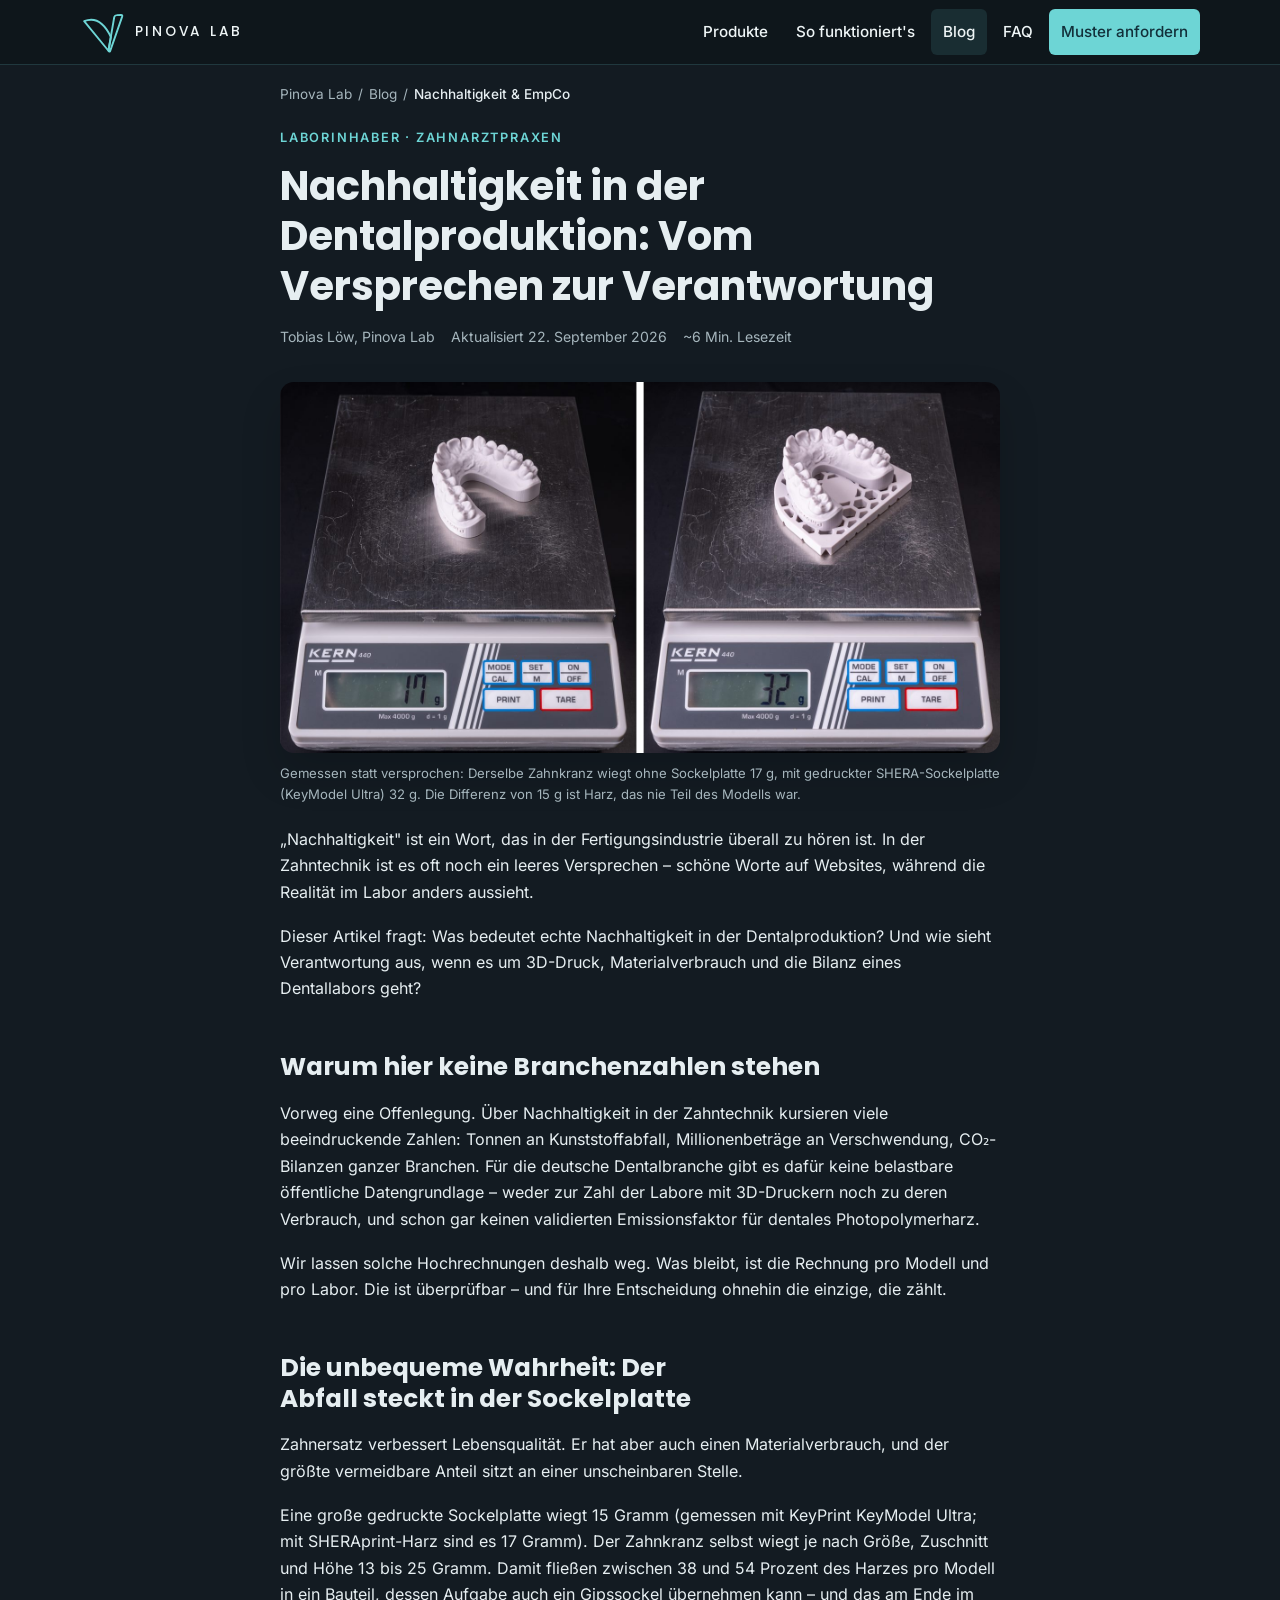
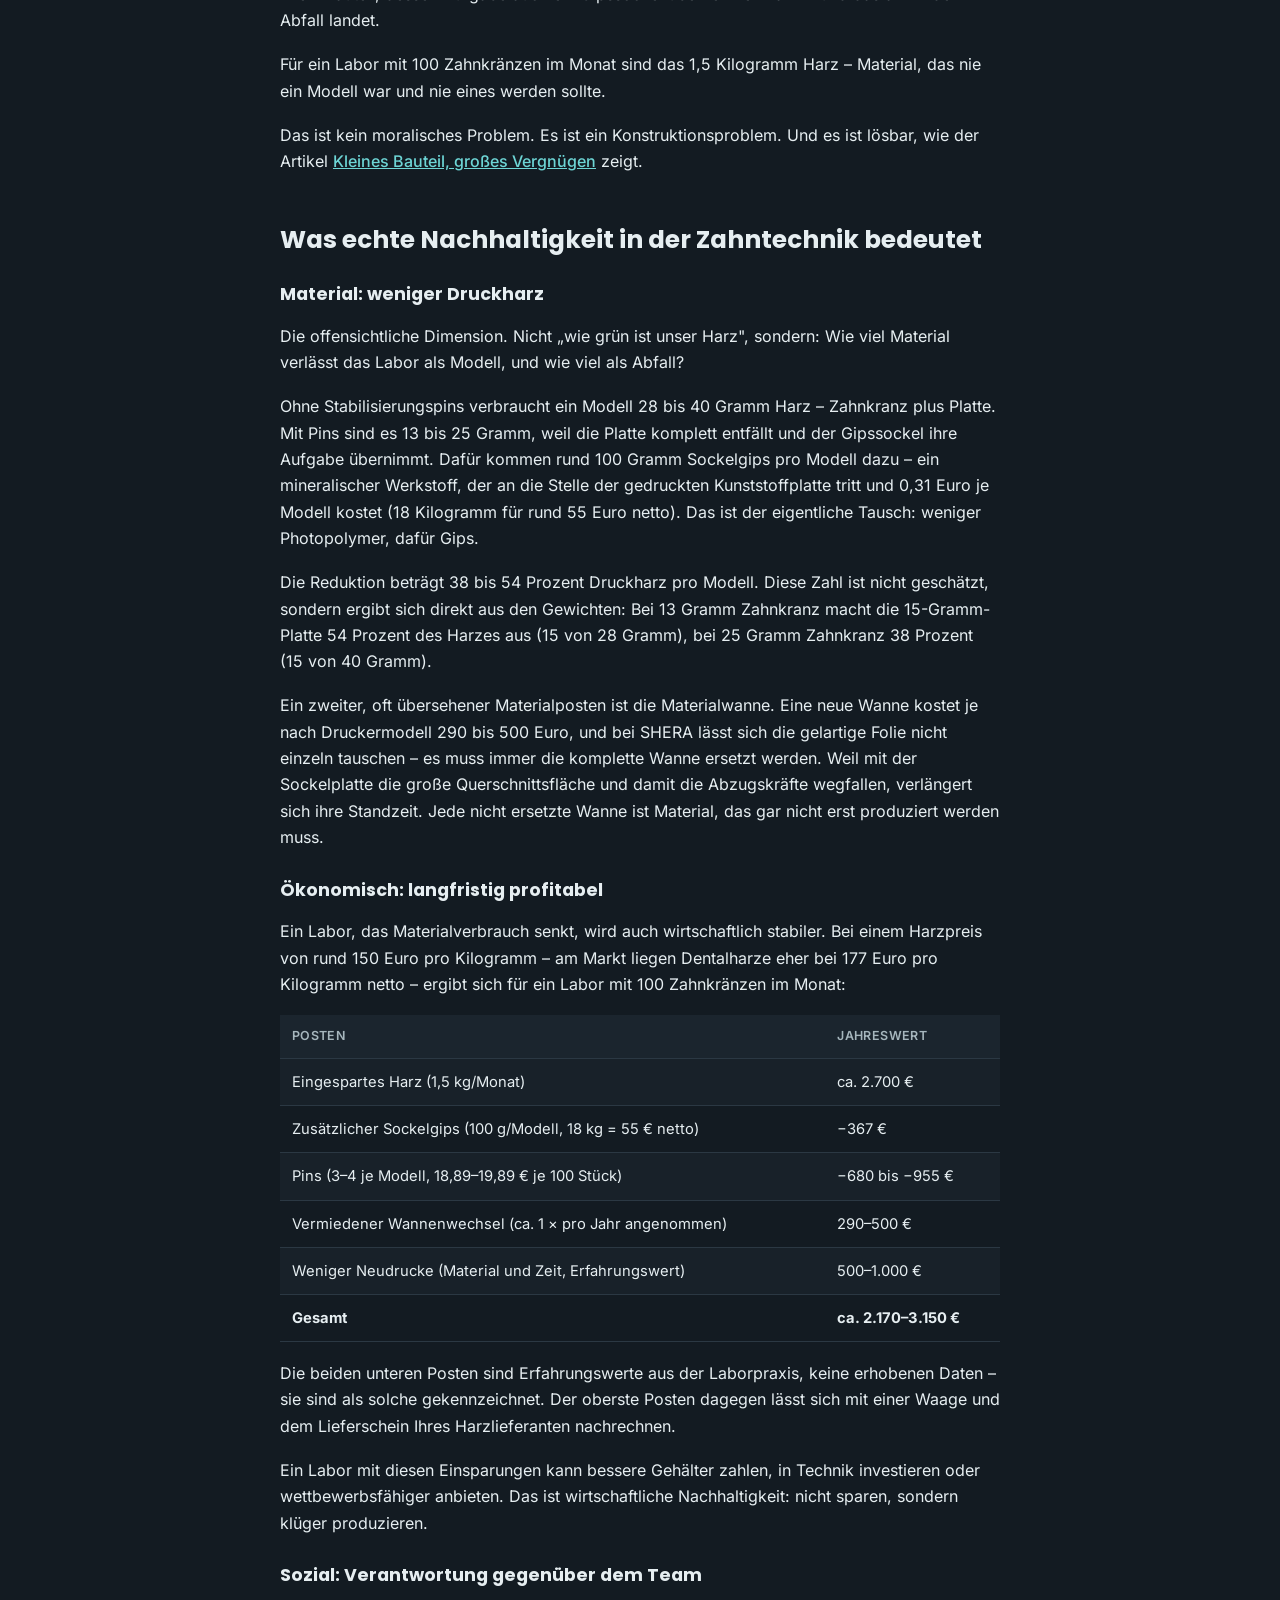
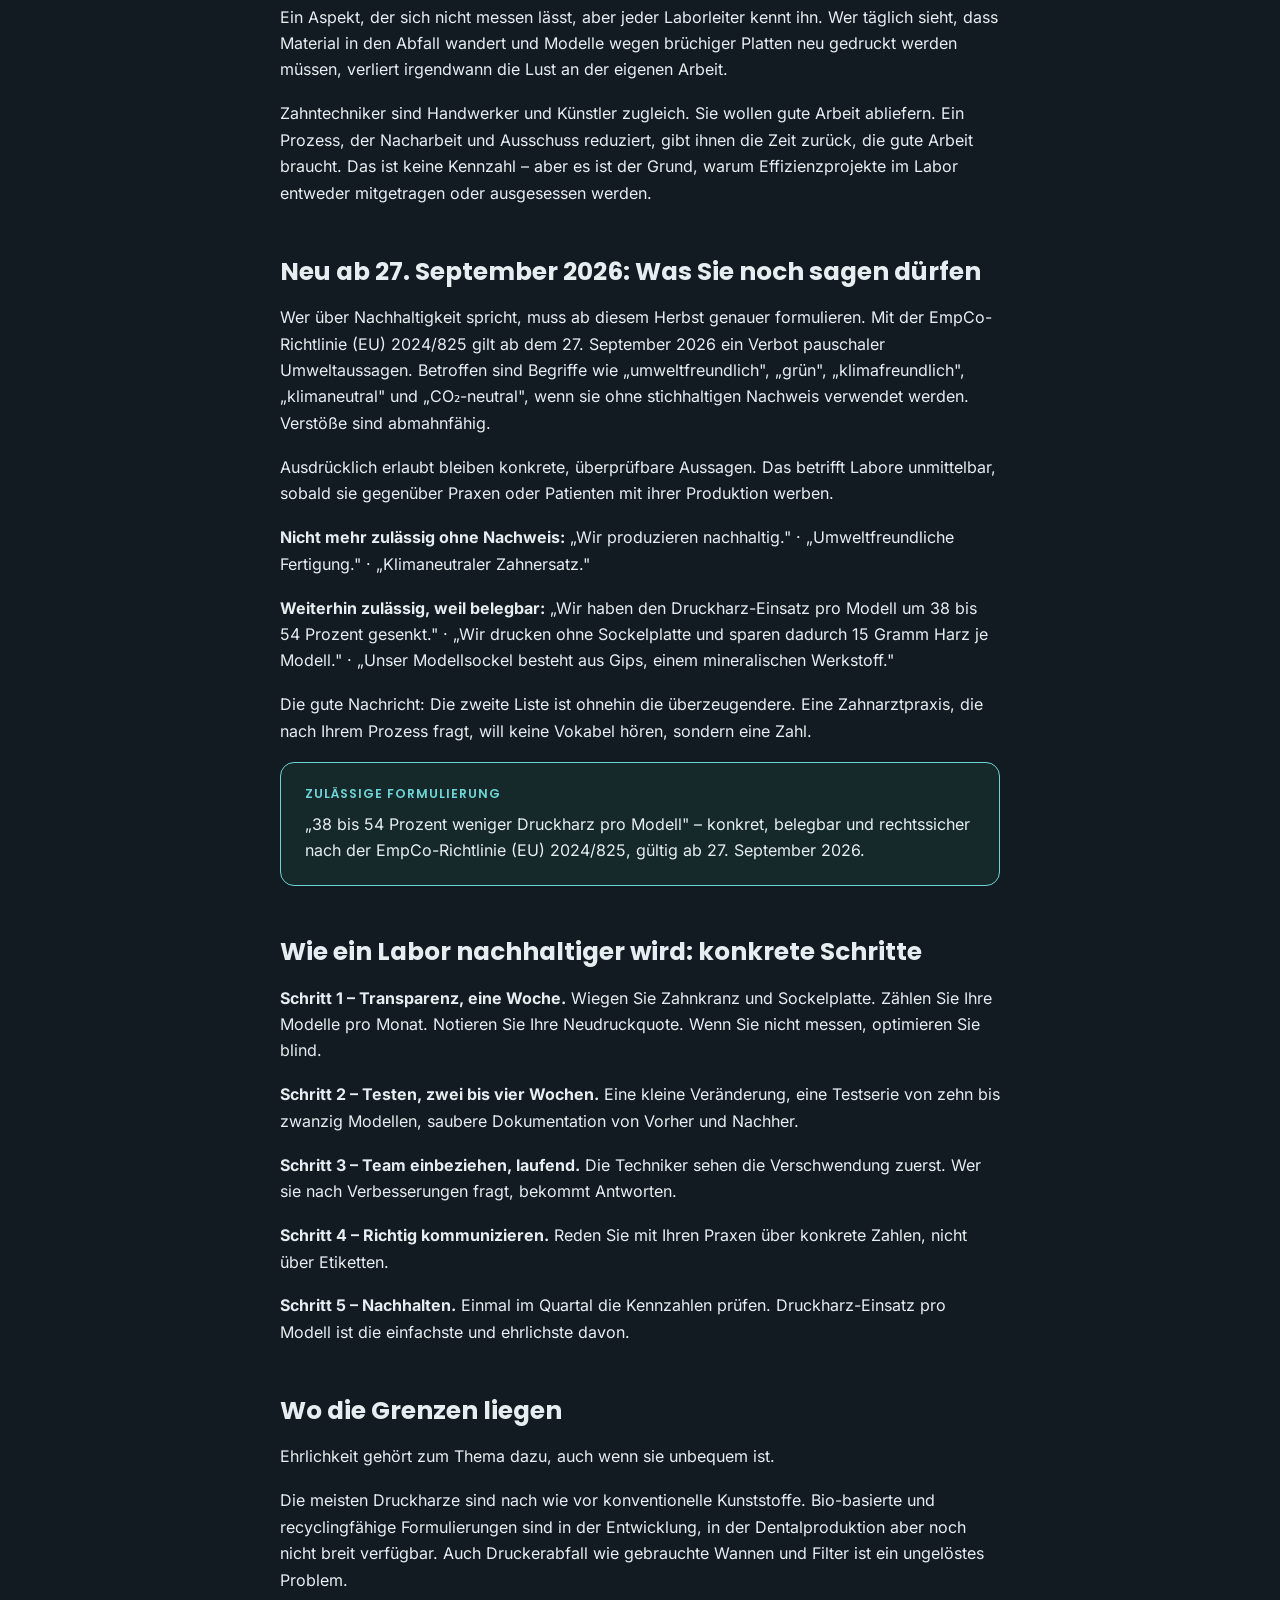
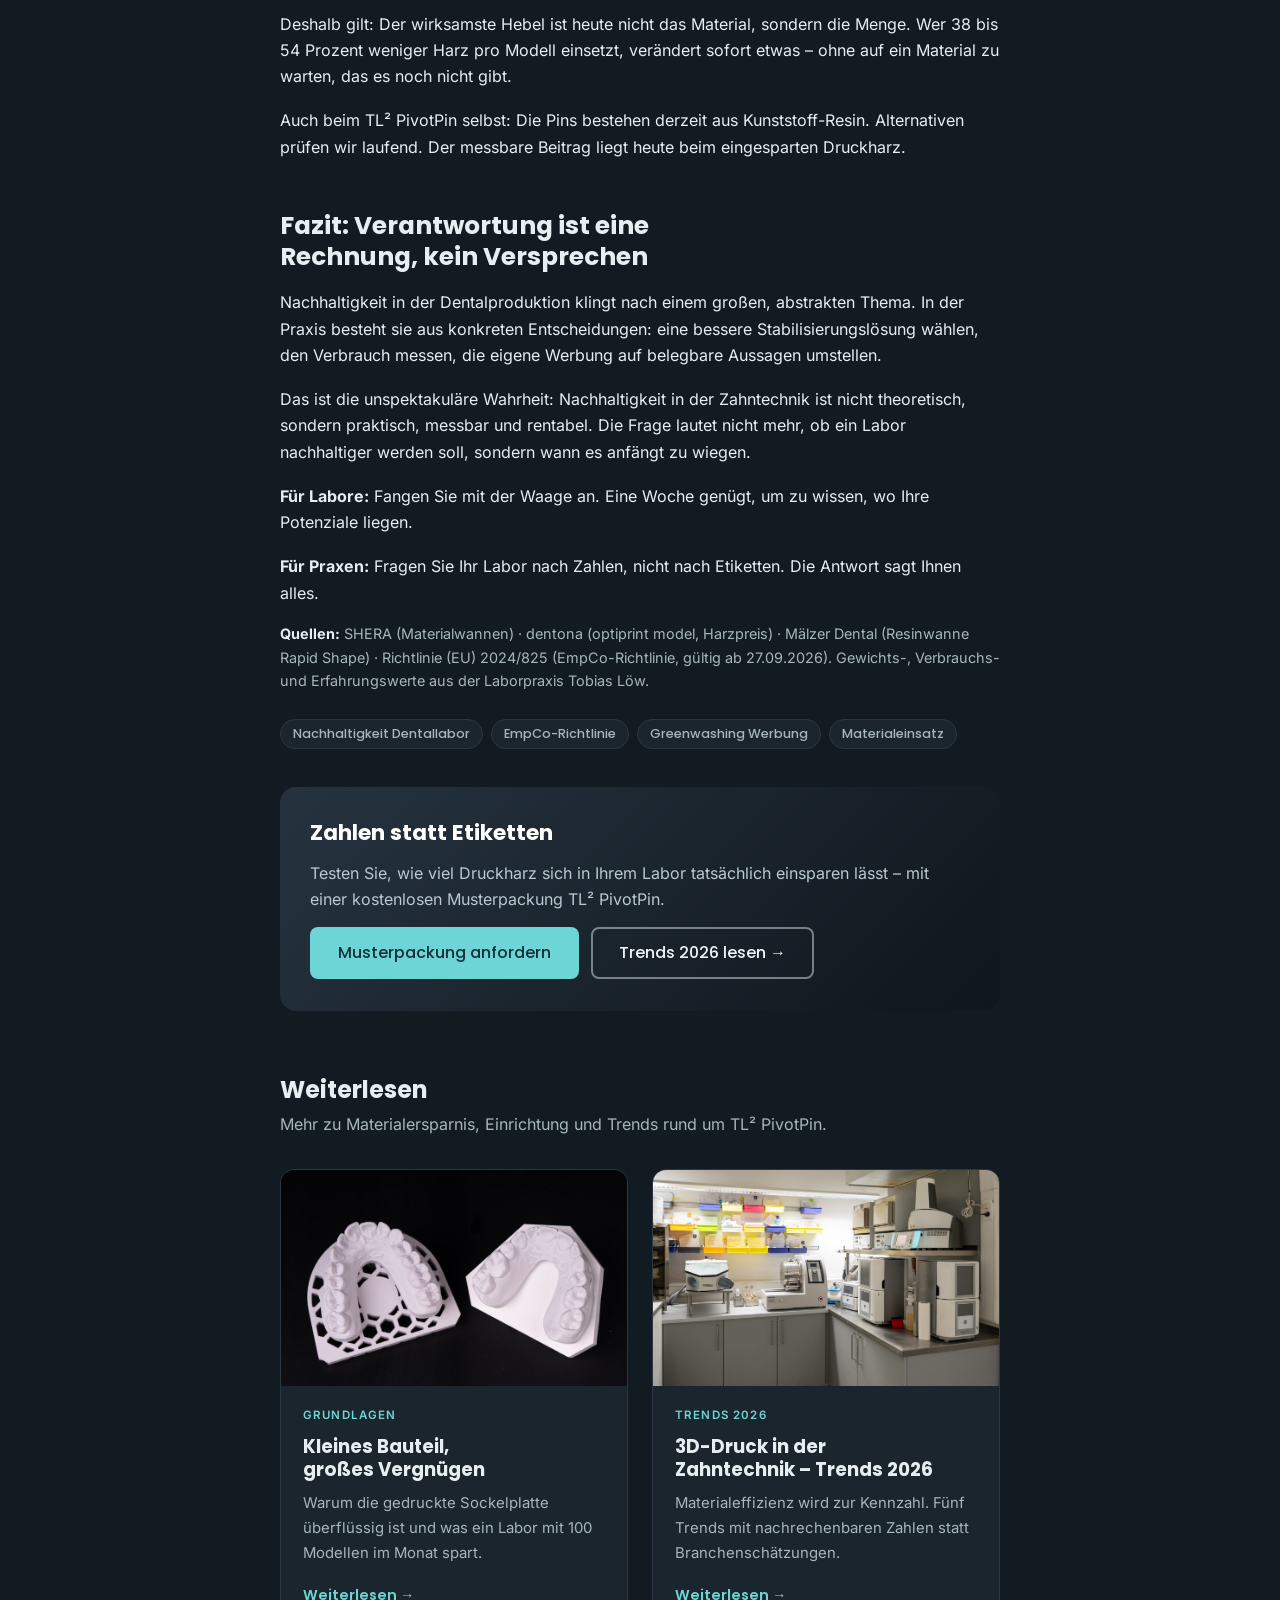
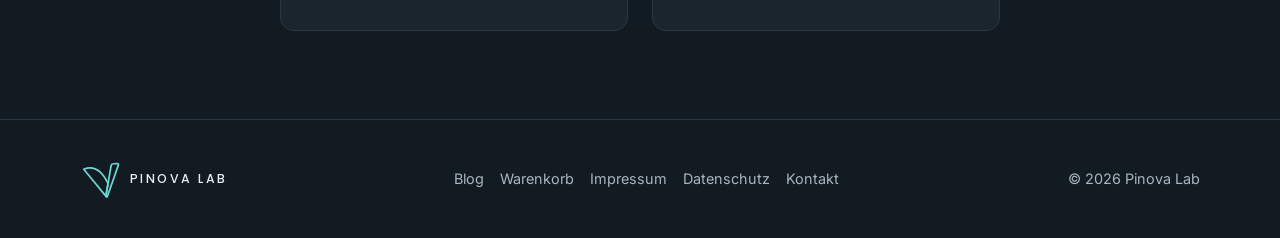
<file: blog/nachhaltigkeit-dentalproduktion-empco/index.html>
<!doctype html>
<html lang="de" data-theme="dark">
<head>
<meta charset="utf-8">
<meta name="viewport" content="width=device-width, initial-scale=1">
<title>Nachhaltigkeit im Dentallabor: Was Sie ab 27.09.2026 noch sagen dürfen | Pinova Lab</title>
<meta name="description" content="Die EmpCo-Richtlinie verbietet pauschale Umweltaussagen. Welche Formulierungen für Dentallabore zulässig bleiben – und wie echte Materialeinsparung aussieht.">
<meta name="keywords" content="Nachhaltigkeit Dentallabor, EmpCo-Richtlinie, Greenwashing Werbung, Materialeinsatz">
<link rel="canonical" href="https://www.pinovalab.eu/blog/nachhaltigkeit-dentalproduktion-empco/">
<meta property="og:title" content="Nachhaltigkeit im Dentallabor: Was Sie ab 27.09.2026 noch sagen dürfen">
<meta property="og:description" content="Die EmpCo-Richtlinie verbietet pauschale Umweltaussagen. Welche Formulierungen für Dentallabore zulässig bleiben.">
<meta property="og:type" content="article">
<meta property="og:url" content="https://www.pinovalab.eu/blog/nachhaltigkeit-dentalproduktion-empco/">
<meta property="og:locale" content="de_DE">
<meta property="og:image" content="https://www.pinovalab.eu/images/blog-waage-zahnkranz-17g-32g.jpg">
<link rel="stylesheet" href="../../fonts/fonts.css">
<link rel="stylesheet" href="../blog.css">
<script type="application/ld+json">
{
  "@context": "https://schema.org",
  "@type": "BlogPosting",
  "headline": "Nachhaltigkeit in der Dentalproduktion: Vom Versprechen zur Verantwortung",
  "description": "Die EmpCo-Richtlinie verbietet pauschale Umweltaussagen. Welche Formulierungen für Dentallabore zulässig bleiben – und wie echte Materialeinsparung aussieht.",
  "datePublished": "2026-09-21",
  "dateModified": "2026-09-22",
  "author": {"@type": "Person", "name": "Tobias Löw"},
  "publisher": {"@type": "Organization", "name": "Pinova Lab", "url": "https://www.pinovalab.eu"},
  "mainEntityOfPage": "https://www.pinovalab.eu/blog/nachhaltigkeit-dentalproduktion-empco/",
  "image": "https://www.pinovalab.eu/images/blog-waage-zahnkranz-17g-32g.jpg",
  "articleSection": "Nachhaltigkeit",
  "keywords": "Nachhaltigkeit Dentallabor, EmpCo-Richtlinie, Greenwashing Werbung, Materialeinsatz"
}
</script>
<script type="application/ld+json">
{
  "@context": "https://schema.org",
  "@type": "BreadcrumbList",
  "itemListElement": [
    {"@type": "ListItem", "position": 1, "name": "Pinova Lab", "item": "https://www.pinovalab.eu/"},
    {"@type": "ListItem", "position": 2, "name": "Blog", "item": "https://www.pinovalab.eu/blog/"},
    {"@type": "ListItem", "position": 3, "name": "Nachhaltigkeit im Dentallabor: Was Sie ab 27.09.2026 noch sagen dürfen", "item": "https://www.pinovalab.eu/blog/nachhaltigkeit-dentalproduktion-empco/"}
  ]
}
</script>
</head>
<body>
<svg width="0" height="0" style="position:absolute" aria-hidden="true">
  <symbol id="pinova-mark" viewBox="-6 -6 232 222">
    <g fill="none" stroke="currentColor" stroke-width="10" stroke-linejoin="round" stroke-linecap="round">
      <path d="M10 42 Q96 8 152 126 L139 199 Z"/>
      <path d="M139 199 L170 20 Q173 10 184 10 L206 9 Q215 9 212 18 L148 201 Q143 208 139 199 Z"/>
    </g>
  </symbol>
</svg>

<a class="skip" href="#main">Zum Inhalt springen</a>

<header class="site-header">
  <div class="wrap">
    <a class="brand" href="../../index.html?intro-skip=1#top" aria-label="Pinova Lab – Startseite">
      <svg viewBox="-6 -6 232 222" aria-hidden="true"><use href="#pinova-mark"/></svg>
      <span>PINOVA <span class="lab">LAB</span></span>
    </a>
    <nav class="nav" aria-label="Hauptnavigation">
      <a href="../../index.html?intro-skip=1#produkte">Produkte</a>
      <a href="../../index.html?intro-skip=1#funktion">So funktioniert's</a>
      <a href="../index.html" aria-current="page">Blog</a>
      <a href="../../index.html?intro-skip=1#faq">FAQ</a>
      <a class="nav-cta" href="../../index.html?intro-skip=1#muster">Muster anfordern</a>
    </nav>
  </div>
</header>

<main id="main">
  <div class="wrap-narrow">
    <ol class="breadcrumb">
      <li><a href="../../index.html?intro-skip=1#top">Pinova Lab</a></li>
      <li><a href="../index.html">Blog</a></li>
      <li>Nachhaltigkeit &amp; EmpCo</li>
    </ol>

    <header class="article-header">
      <p class="eyebrow">Laborinhaber · Zahnarztpraxen</p>
      <h1>Nachhaltigkeit in der Dentalproduktion: Vom Versprechen zur Verantwortung</h1>
      <p class="article-meta"><span>Tobias Löw, Pinova Lab</span><span>Aktualisiert 22. September 2026</span><span>~6 Min. Lesezeit</span></p>
    </header>

    <figure class="article-figure">
      <img src="../../images/blog-waage-zahnkranz-17g-32g.jpg" alt="Laborwaage im Vergleich: Zahnkranz ohne Sockelplatte 17 g, mit gedruckter Sockelplatte 32 g" loading="eager" width="1600" height="824">
      <figcaption>Gemessen statt versprochen: Derselbe Zahnkranz wiegt ohne Sockelplatte 17 g, mit gedruckter SHERA-Sockelplatte (KeyModel Ultra) 32 g. Die Differenz von 15 g ist Harz, das nie Teil des Modells war.</figcaption>
    </figure>

    <article class="article-body">
      <p>„Nachhaltigkeit" ist ein Wort, das in der Fertigungsindustrie überall zu hören ist. In der Zahntechnik ist es oft noch ein leeres Versprechen – schöne Worte auf Websites, während die Realität im Labor anders aussieht.</p>
      <p>Dieser Artikel fragt: Was bedeutet echte Nachhaltigkeit in der Dentalproduktion? Und wie sieht Verantwortung aus, wenn es um 3D-Druck, Materialverbrauch und die Bilanz eines Dentallabors geht?</p>

      <h2>Warum hier keine Branchenzahlen stehen</h2>
      <p>Vorweg eine Offenlegung. Über Nachhaltigkeit in der Zahntechnik kursieren viele beeindruckende Zahlen: Tonnen an Kunststoffabfall, Millionenbeträge an Verschwendung, CO₂-Bilanzen ganzer Branchen. Für die deutsche Dentalbranche gibt es dafür keine belastbare öffentliche Datengrundlage – weder zur Zahl der Labore mit 3D-Druckern noch zu deren Verbrauch, und schon gar keinen validierten Emissionsfaktor für dentales Photopolymerharz.</p>
      <p>Wir lassen solche Hochrechnungen deshalb weg. Was bleibt, ist die Rechnung pro Modell und pro Labor. Die ist überprüfbar – und für Ihre Entscheidung ohnehin die einzige, die zählt.</p>

      <h2>Die unbequeme Wahrheit: Der Abfall steckt in der Sockelplatte</h2>
      <p>Zahnersatz verbessert Lebensqualität. Er hat aber auch einen Materialverbrauch, und der größte vermeidbare Anteil sitzt an einer unscheinbaren Stelle.</p>
      <p>Eine große gedruckte Sockelplatte wiegt 15 Gramm (gemessen mit KeyPrint KeyModel Ultra; mit SHERAprint-Harz sind es 17 Gramm). Der Zahnkranz selbst wiegt je nach Größe, Zuschnitt und Höhe 13 bis 25 Gramm. Damit fließen zwischen 38 und 54 Prozent des Harzes pro Modell in ein Bauteil, dessen Aufgabe auch ein Gipssockel übernehmen kann – und das am Ende im Abfall landet.</p>
      <p>Für ein Labor mit 100 Zahnkränzen im Monat sind das 1,5 Kilogramm Harz – Material, das nie ein Modell war und nie eines werden sollte.</p>
      <p>Das ist kein moralisches Problem. Es ist ein Konstruktionsproblem. Und es ist lösbar, wie der Artikel <a href="../pivotpin-sockelplatte-harz-sparen/index.html">Kleines Bauteil, großes Vergnügen</a> zeigt.</p>

      <h2>Was echte Nachhaltigkeit in der Zahntechnik bedeutet</h2>
      <h3>Material: weniger Druckharz</h3>
      <p>Die offensichtliche Dimension. Nicht „wie grün ist unser Harz", sondern: Wie viel Material verlässt das Labor als Modell, und wie viel als Abfall?</p>
      <p>Ohne Stabilisierungspins verbraucht ein Modell 28 bis 40 Gramm Harz – Zahnkranz plus Platte. Mit Pins sind es 13 bis 25 Gramm, weil die Platte komplett entfällt und der Gipssockel ihre Aufgabe übernimmt. Dafür kommen rund 100 Gramm Sockelgips pro Modell dazu – ein mineralischer Werkstoff, der an die Stelle der gedruckten Kunststoffplatte tritt und 0,31 Euro je Modell kostet (18 Kilogramm für rund 55 Euro netto). Das ist der eigentliche Tausch: weniger Photopolymer, dafür Gips.</p>
      <p>Die Reduktion beträgt 38 bis 54 Prozent Druckharz pro Modell. Diese Zahl ist nicht geschätzt, sondern ergibt sich direkt aus den Gewichten: Bei 13 Gramm Zahnkranz macht die 15-Gramm-Platte 54 Prozent des Harzes aus (15 von 28 Gramm), bei 25 Gramm Zahnkranz 38 Prozent (15 von 40 Gramm).</p>
      <p>Ein zweiter, oft übersehener Materialposten ist die Materialwanne. Eine neue Wanne kostet je nach Druckermodell 290 bis 500 Euro, und bei SHERA lässt sich die gelartige Folie nicht einzeln tauschen – es muss immer die komplette Wanne ersetzt werden. Weil mit der Sockelplatte die große Querschnittsfläche und damit die Abzugskräfte wegfallen, verlängert sich ihre Standzeit. Jede nicht ersetzte Wanne ist Material, das gar nicht erst produziert werden muss.</p>

      <h3>Ökonomisch: langfristig profitabel</h3>
      <p>Ein Labor, das Materialverbrauch senkt, wird auch wirtschaftlich stabiler. Bei einem Harzpreis von rund 150 Euro pro Kilogramm – am Markt liegen Dentalharze eher bei 177 Euro pro Kilogramm netto – ergibt sich für ein Labor mit 100 Zahnkränzen im Monat:</p>
      <div class="table-wrap">
        <table>
          <thead><tr><th>Posten</th><th>Jahreswert</th></tr></thead>
          <tbody>
            <tr><td>Eingespartes Harz (1,5 kg/Monat)</td><td>ca. 2.700 €</td></tr>
            <tr><td>Zusätzlicher Sockelgips (100 g/Modell, 18 kg = 55 € netto)</td><td>−367 €</td></tr>
            <tr><td>Pins (3–4 je Modell, 18,89–19,89 € je 100 Stück)</td><td>−680 bis −955 €</td></tr>
            <tr><td>Vermiedener Wannenwechsel (ca. 1 × pro Jahr angenommen)</td><td>290–500 €</td></tr>
            <tr><td>Weniger Neudrucke (Material und Zeit, Erfahrungswert)</td><td>500–1.000 €</td></tr>
            <tr><td><strong>Gesamt</strong></td><td><strong>ca. 2.170–3.150 €</strong></td></tr>
          </tbody>
        </table>
      </div>
      <p>Die beiden unteren Posten sind Erfahrungswerte aus der Laborpraxis, keine erhobenen Daten – sie sind als solche gekennzeichnet. Der oberste Posten dagegen lässt sich mit einer Waage und dem Lieferschein Ihres Harzlieferanten nachrechnen.</p>
      <p>Ein Labor mit diesen Einsparungen kann bessere Gehälter zahlen, in Technik investieren oder wettbewerbsfähiger anbieten. Das ist wirtschaftliche Nachhaltigkeit: nicht sparen, sondern klüger produzieren.</p>

      <h3>Sozial: Verantwortung gegenüber dem Team</h3>
      <p>Ein Aspekt, der sich nicht messen lässt, aber jeder Laborleiter kennt ihn. Wer täglich sieht, dass Material in den Abfall wandert und Modelle wegen brüchiger Platten neu gedruckt werden müssen, verliert irgendwann die Lust an der eigenen Arbeit.</p>
      <p>Zahntechniker sind Handwerker und Künstler zugleich. Sie wollen gute Arbeit abliefern. Ein Prozess, der Nacharbeit und Ausschuss reduziert, gibt ihnen die Zeit zurück, die gute Arbeit braucht. Das ist keine Kennzahl – aber es ist der Grund, warum Effizienzprojekte im Labor entweder mitgetragen oder ausgesessen werden.</p>

      <h2>Neu ab 27. September 2026: Was Sie noch sagen dürfen</h2>
      <p>Wer über Nachhaltigkeit spricht, muss ab diesem Herbst genauer formulieren. Mit der EmpCo-Richtlinie (EU) 2024/825 gilt ab dem 27. September 2026 ein Verbot pauschaler Umweltaussagen. Betroffen sind Begriffe wie „umweltfreundlich", „grün", „klimafreundlich", „klimaneutral" und „CO₂-neutral", wenn sie ohne stichhaltigen Nachweis verwendet werden. Verstöße sind abmahnfähig.</p>
      <p>Ausdrücklich erlaubt bleiben konkrete, überprüfbare Aussagen. Das betrifft Labore unmittelbar, sobald sie gegenüber Praxen oder Patienten mit ihrer Produktion werben.</p>
      <p><strong>Nicht mehr zulässig ohne Nachweis:</strong> „Wir produzieren nachhaltig." · „Umweltfreundliche Fertigung." · „Klimaneutraler Zahnersatz."</p>
      <p><strong>Weiterhin zulässig, weil belegbar:</strong> „Wir haben den Druckharz-Einsatz pro Modell um 38 bis 54 Prozent gesenkt." · „Wir drucken ohne Sockelplatte und sparen dadurch 15 Gramm Harz je Modell." · „Unser Modellsockel besteht aus Gips, einem mineralischen Werkstoff."</p>
      <p>Die gute Nachricht: Die zweite Liste ist ohnehin die überzeugendere. Eine Zahnarztpraxis, die nach Ihrem Prozess fragt, will keine Vokabel hören, sondern eine Zahl.</p>

      <div class="callout">
        <span class="callout-label">Zulässige Formulierung</span>
        <p>„38 bis 54 Prozent weniger Druckharz pro Modell" – konkret, belegbar und rechtssicher nach der EmpCo-Richtlinie (EU) 2024/825, gültig ab 27. September 2026.</p>
      </div>

      <h2>Wie ein Labor nachhaltiger wird: konkrete Schritte</h2>
      <p><strong>Schritt 1 – Transparenz, eine Woche.</strong> Wiegen Sie Zahnkranz und Sockelplatte. Zählen Sie Ihre Modelle pro Monat. Notieren Sie Ihre Neudruckquote. Wenn Sie nicht messen, optimieren Sie blind.</p>
      <p><strong>Schritt 2 – Testen, zwei bis vier Wochen.</strong> Eine kleine Veränderung, eine Testserie von zehn bis zwanzig Modellen, saubere Dokumentation von Vorher und Nachher.</p>
      <p><strong>Schritt 3 – Team einbeziehen, laufend.</strong> Die Techniker sehen die Verschwendung zuerst. Wer sie nach Verbesserungen fragt, bekommt Antworten.</p>
      <p><strong>Schritt 4 – Richtig kommunizieren.</strong> Reden Sie mit Ihren Praxen über konkrete Zahlen, nicht über Etiketten.</p>
      <p><strong>Schritt 5 – Nachhalten.</strong> Einmal im Quartal die Kennzahlen prüfen. Druckharz-Einsatz pro Modell ist die einfachste und ehrlichste davon.</p>

      <h2>Wo die Grenzen liegen</h2>
      <p>Ehrlichkeit gehört zum Thema dazu, auch wenn sie unbequem ist.</p>
      <p>Die meisten Druckharze sind nach wie vor konventionelle Kunststoffe. Bio-basierte und recyclingfähige Formulierungen sind in der Entwicklung, in der Dentalproduktion aber noch nicht breit verfügbar. Auch Druckerabfall wie gebrauchte Wannen und Filter ist ein ungelöstes Problem.</p>
      <p>Deshalb gilt: Der wirksamste Hebel ist heute nicht das Material, sondern die Menge. Wer 38 bis 54 Prozent weniger Harz pro Modell einsetzt, verändert sofort etwas – ohne auf ein Material zu warten, das es noch nicht gibt.</p>
      <p>Auch beim TL² PivotPin selbst: Die Pins bestehen derzeit aus Kunststoff-Resin. Alternativen prüfen wir laufend. Der messbare Beitrag liegt heute beim eingesparten Druckharz.</p>

      <h2>Fazit: Verantwortung ist eine Rechnung, kein Versprechen</h2>
      <p>Nachhaltigkeit in der Dentalproduktion klingt nach einem großen, abstrakten Thema. In der Praxis besteht sie aus konkreten Entscheidungen: eine bessere Stabilisierungslösung wählen, den Verbrauch messen, die eigene Werbung auf belegbare Aussagen umstellen.</p>
      <p>Das ist die unspektakuläre Wahrheit: Nachhaltigkeit in der Zahntechnik ist nicht theoretisch, sondern praktisch, messbar und rentabel. Die Frage lautet nicht mehr, ob ein Labor nachhaltiger werden soll, sondern wann es anfängt zu wiegen.</p>
      <p><strong>Für Labore:</strong> Fangen Sie mit der Waage an. Eine Woche genügt, um zu wissen, wo Ihre Potenziale liegen.</p>
      <p><strong>Für Praxen:</strong> Fragen Sie Ihr Labor nach Zahlen, nicht nach Etiketten. Die Antwort sagt Ihnen alles.</p>

      <p style="color:var(--ink-soft);font-size:.9rem"><strong>Quellen:</strong> SHERA (Materialwannen) · dentona (optiprint model, Harzpreis) · Mälzer Dental (Resinwanne Rapid Shape) · Richtlinie (EU) 2024/825 (EmpCo-Richtlinie, gültig ab 27.09.2026). Gewichts-, Verbrauchs- und Erfahrungswerte aus der Laborpraxis Tobias Löw.</p>

      <div class="tag-list">
        <span class="tag">Nachhaltigkeit Dentallabor</span>
        <span class="tag">EmpCo-Richtlinie</span>
        <span class="tag">Greenwashing Werbung</span>
        <span class="tag">Materialeinsatz</span>
      </div>

      <div class="article-cta">
        <h2>Zahlen statt Etiketten</h2>
        <p>Testen Sie, wie viel Druckharz sich in Ihrem Labor tatsächlich einsparen lässt – mit einer kostenlosen Musterpackung TL² PivotPin.</p>
        <div class="btn-row">
          <a class="btn btn-mint" href="../../index.html?intro-skip=1#muster">Musterpackung anfordern</a>
          <a class="btn btn-ghost" href="../3d-druck-zahntechnik-trends-2026/index.html" style="color:var(--on-slate);border-color:rgba(238,245,246,.45)">Trends 2026 lesen →</a>
        </div>
      </div>
    </article>

    <section class="related-heading">
      <h2>Weiterlesen</h2>
      <p>Mehr zu Materialersparnis, Einrichtung und Trends rund um TL² PivotPin.</p>
    </section>
    <div class="post-grid">
      <a class="post-card" href="../pivotpin-sockelplatte-harz-sparen/index.html">
        <img src="../../images/blog-sockelplatte-vs-gipssockel.jpg" alt="Zwei gedruckte Zahnkränze: links auf einer gedruckten Sockelplatte mit Wabenstruktur, rechts in einem Gipssockel" loading="lazy" width="1600" height="1067">
        <div class="post-card-body">
          <span class="eyebrow">Grundlagen</span>
          <h3>Kleines Bauteil, großes Vergnügen</h3>
          <p>Warum die gedruckte Sockelplatte überflüssig ist und was ein Labor mit 100 Modellen im Monat spart.</p>
          <span class="read-more">Weiterlesen →</span>
        </div>
      </a>
      <a class="post-card" href="../3d-druck-zahntechnik-trends-2026/index.html">
        <img src="../../images/blog-labor-arbeitsplatz.jpg" alt="Blick in ein zahntechnisches Labor mit Arbeitsplatz, Brennöfen und Geräten" loading="lazy" width="1600" height="1067">
        <div class="post-card-body">
          <span class="eyebrow">Trends 2026</span>
          <h3>3D-Druck in der Zahntechnik – Trends 2026</h3>
          <p>Materialeffizienz wird zur Kennzahl. Fünf Trends mit nachrechenbaren Zahlen statt Branchenschätzungen.</p>
          <span class="read-more">Weiterlesen →</span>
        </div>
      </a>
    </div>
  </div>
</main>

<footer>
  <div class="wrap">
    <a class="brand" href="../../index.html?intro-skip=1#top" aria-label="Pinova Lab – Startseite">
      <svg viewBox="-6 -6 232 222" aria-hidden="true"><use href="#pinova-mark"/></svg>
      <span>PINOVA LAB</span>
    </a>
    <nav aria-label="Rechtliches">
      <a href="../index.html">Blog</a>
      <a href="../../index.html?intro-skip=1#warenkorb">Warenkorb</a>
      <a href="../../index.html?intro-skip=1#impressum">Impressum</a>
      <a href="../../index.html?intro-skip=1#datenschutz">Datenschutz</a>
      <a href="../../index.html?intro-skip=1#muster">Kontakt</a>
    </nav>
    <span>© 2026 Pinova Lab</span>
  </div>
</footer>
</body>
</html>
</file>
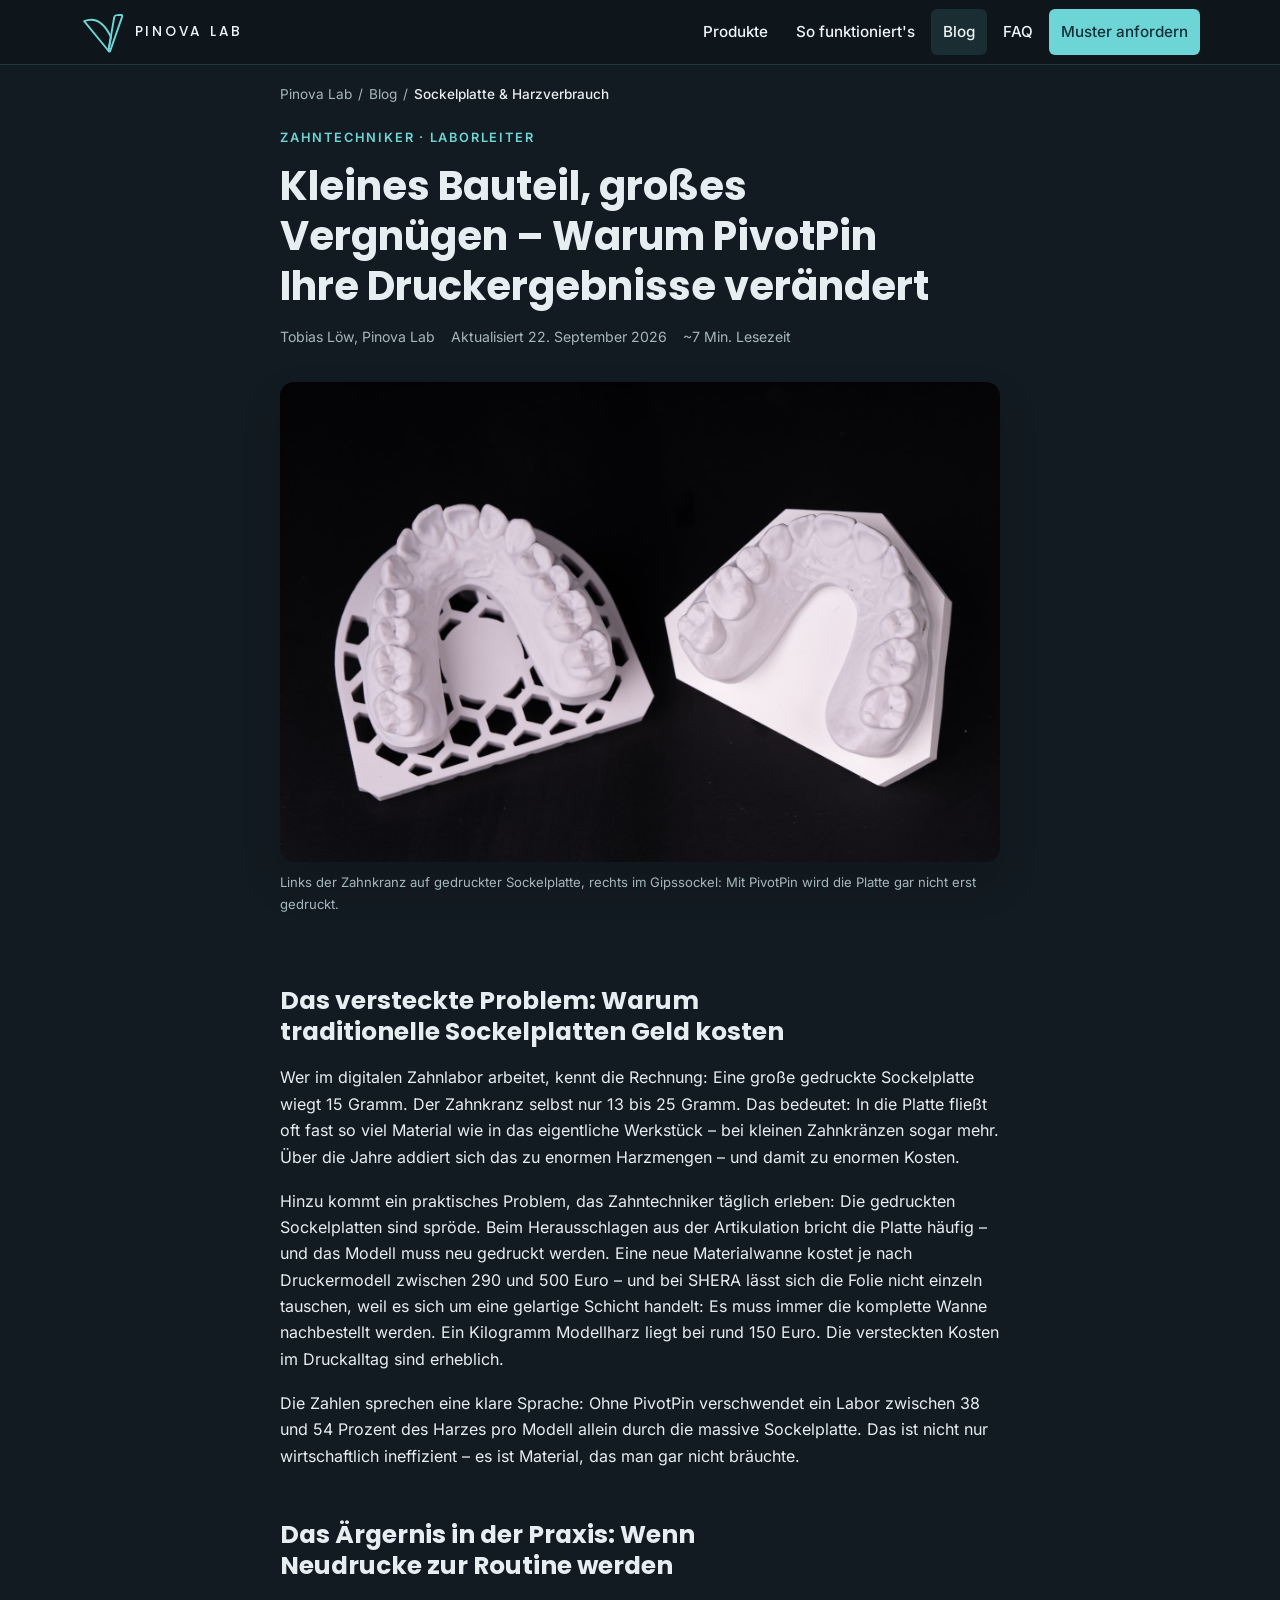
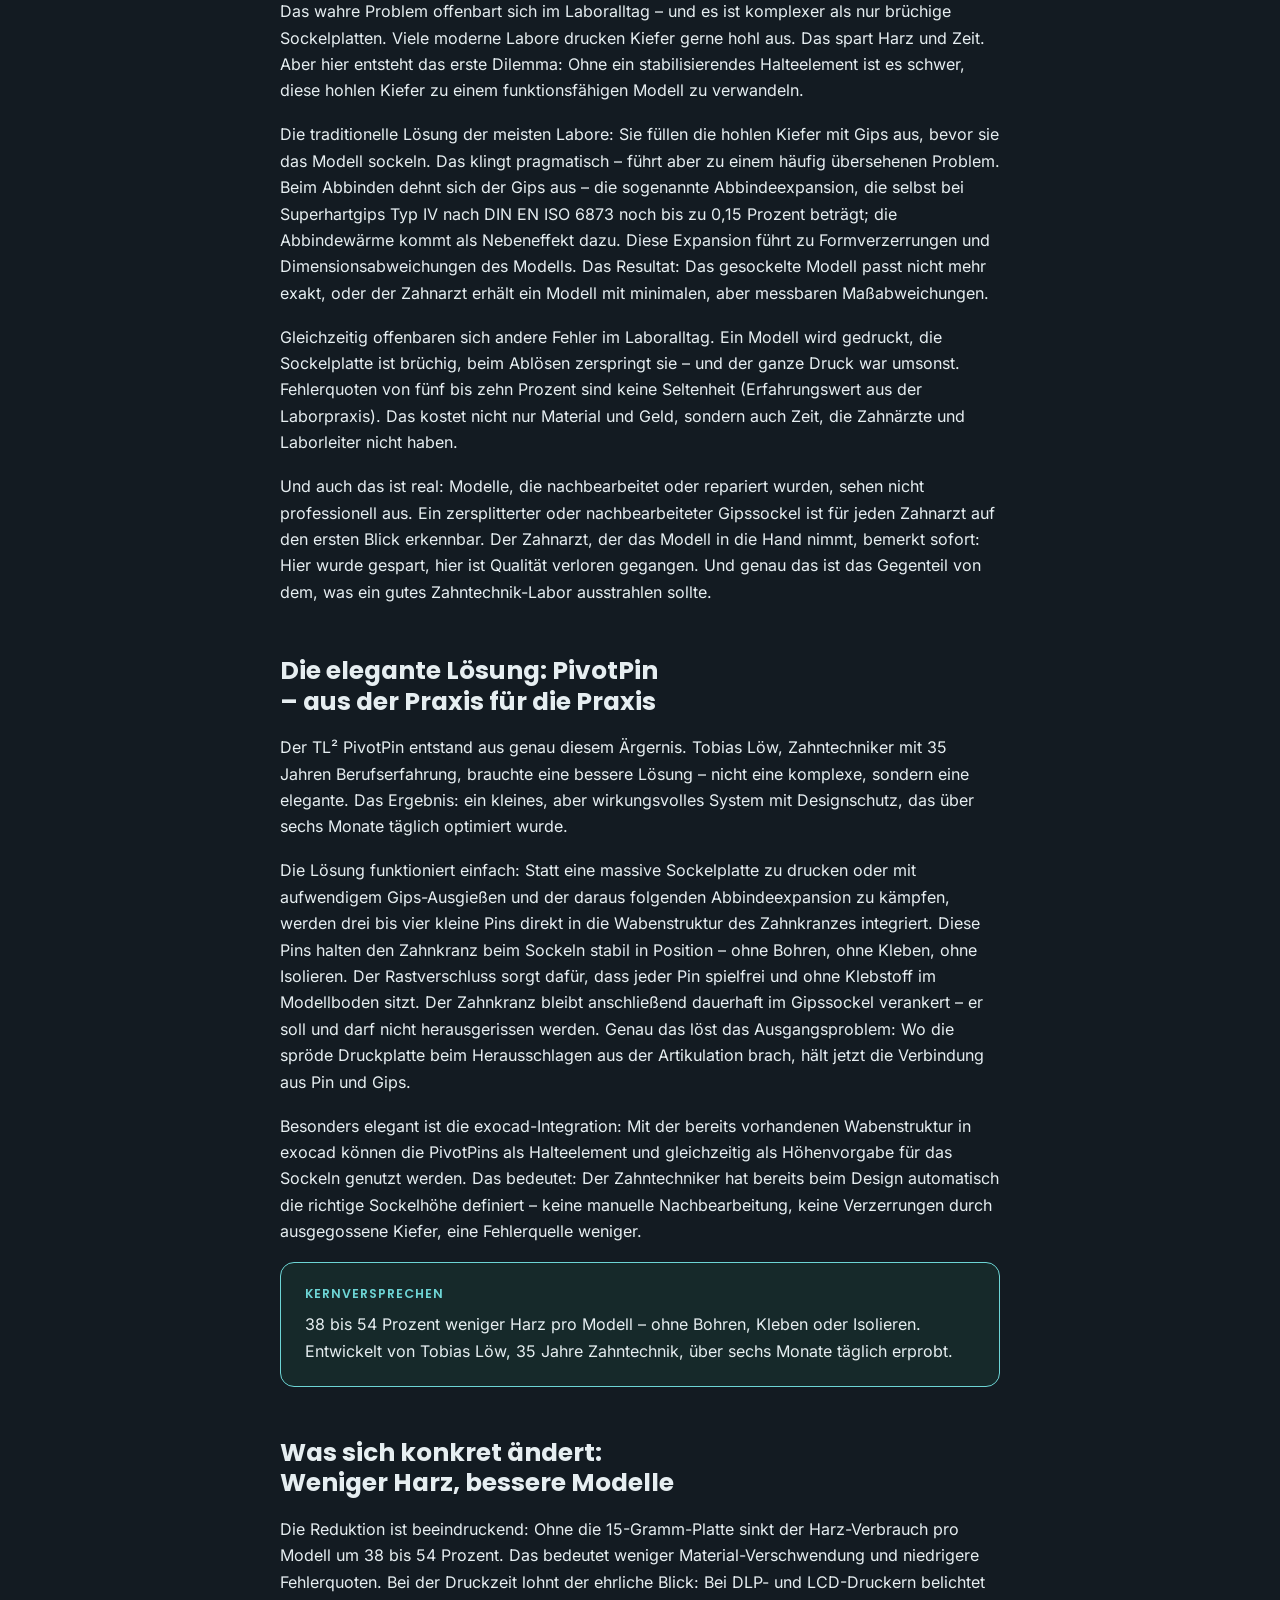
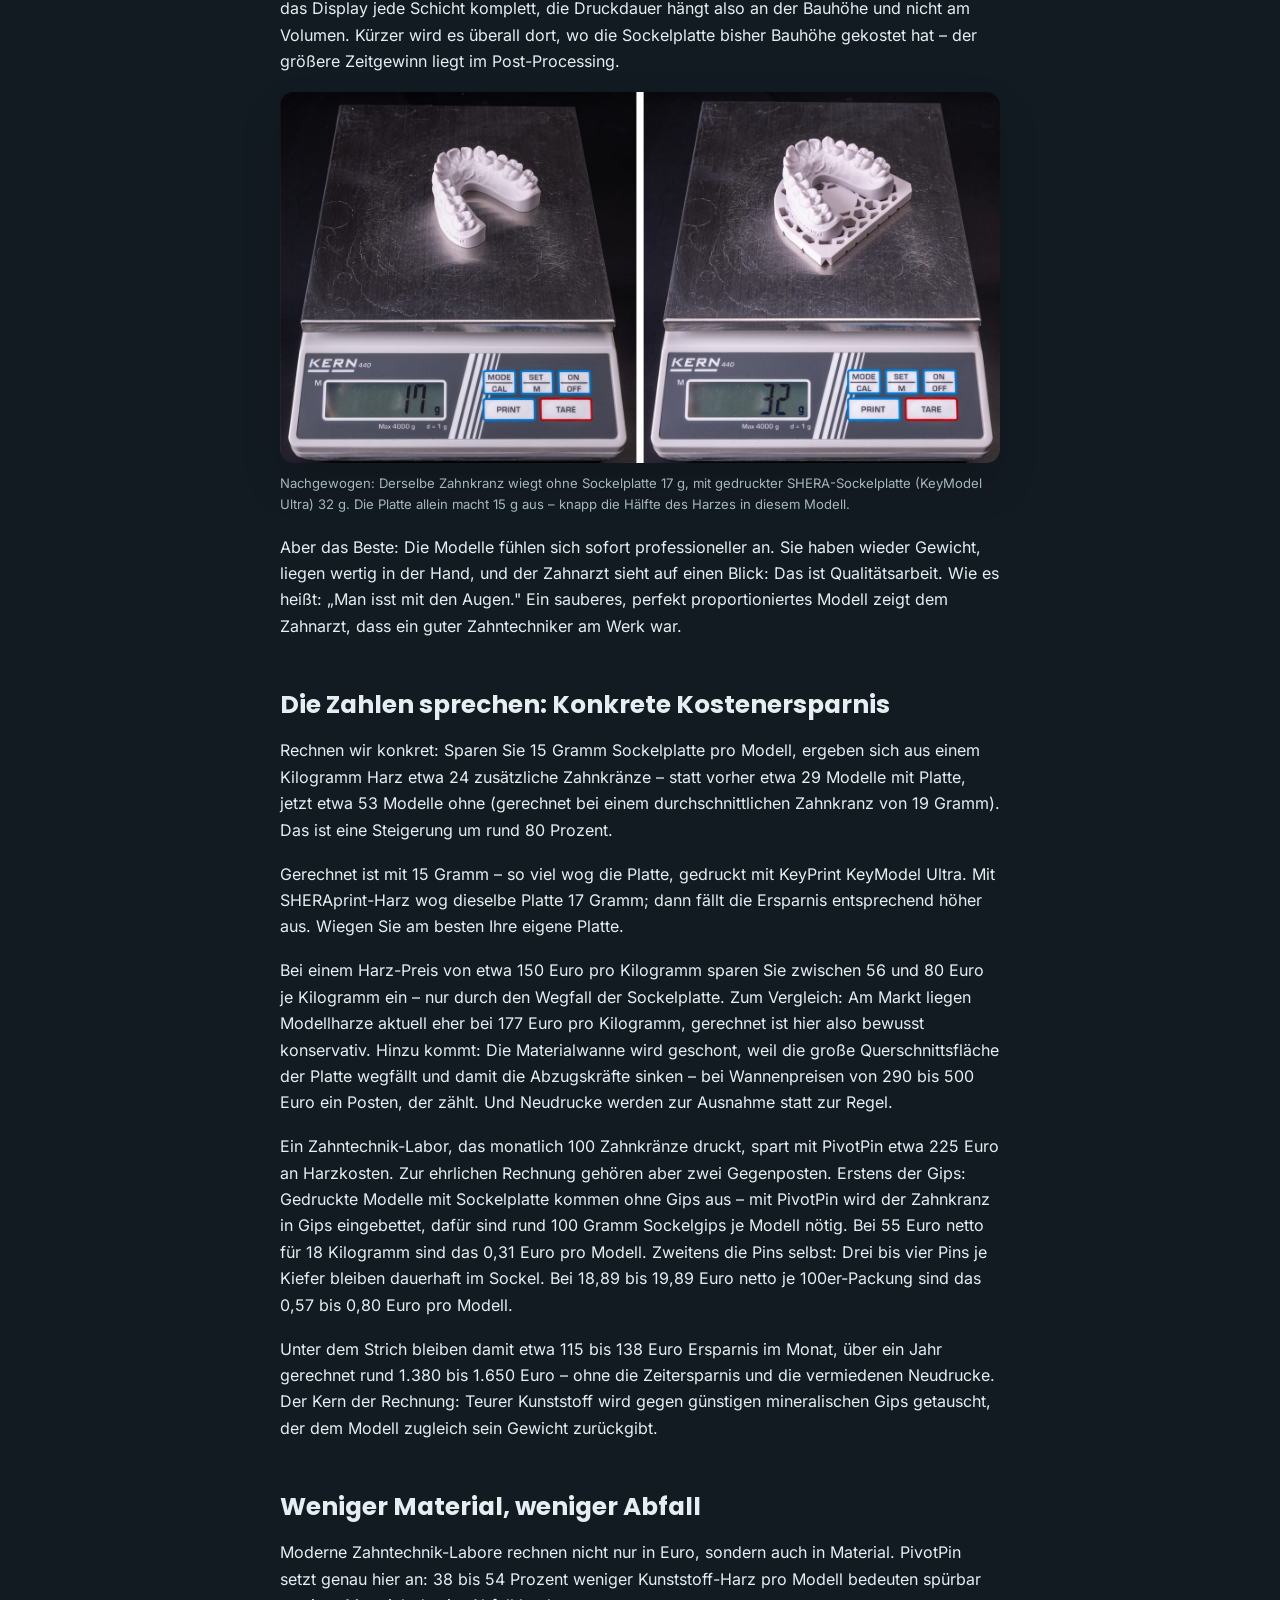
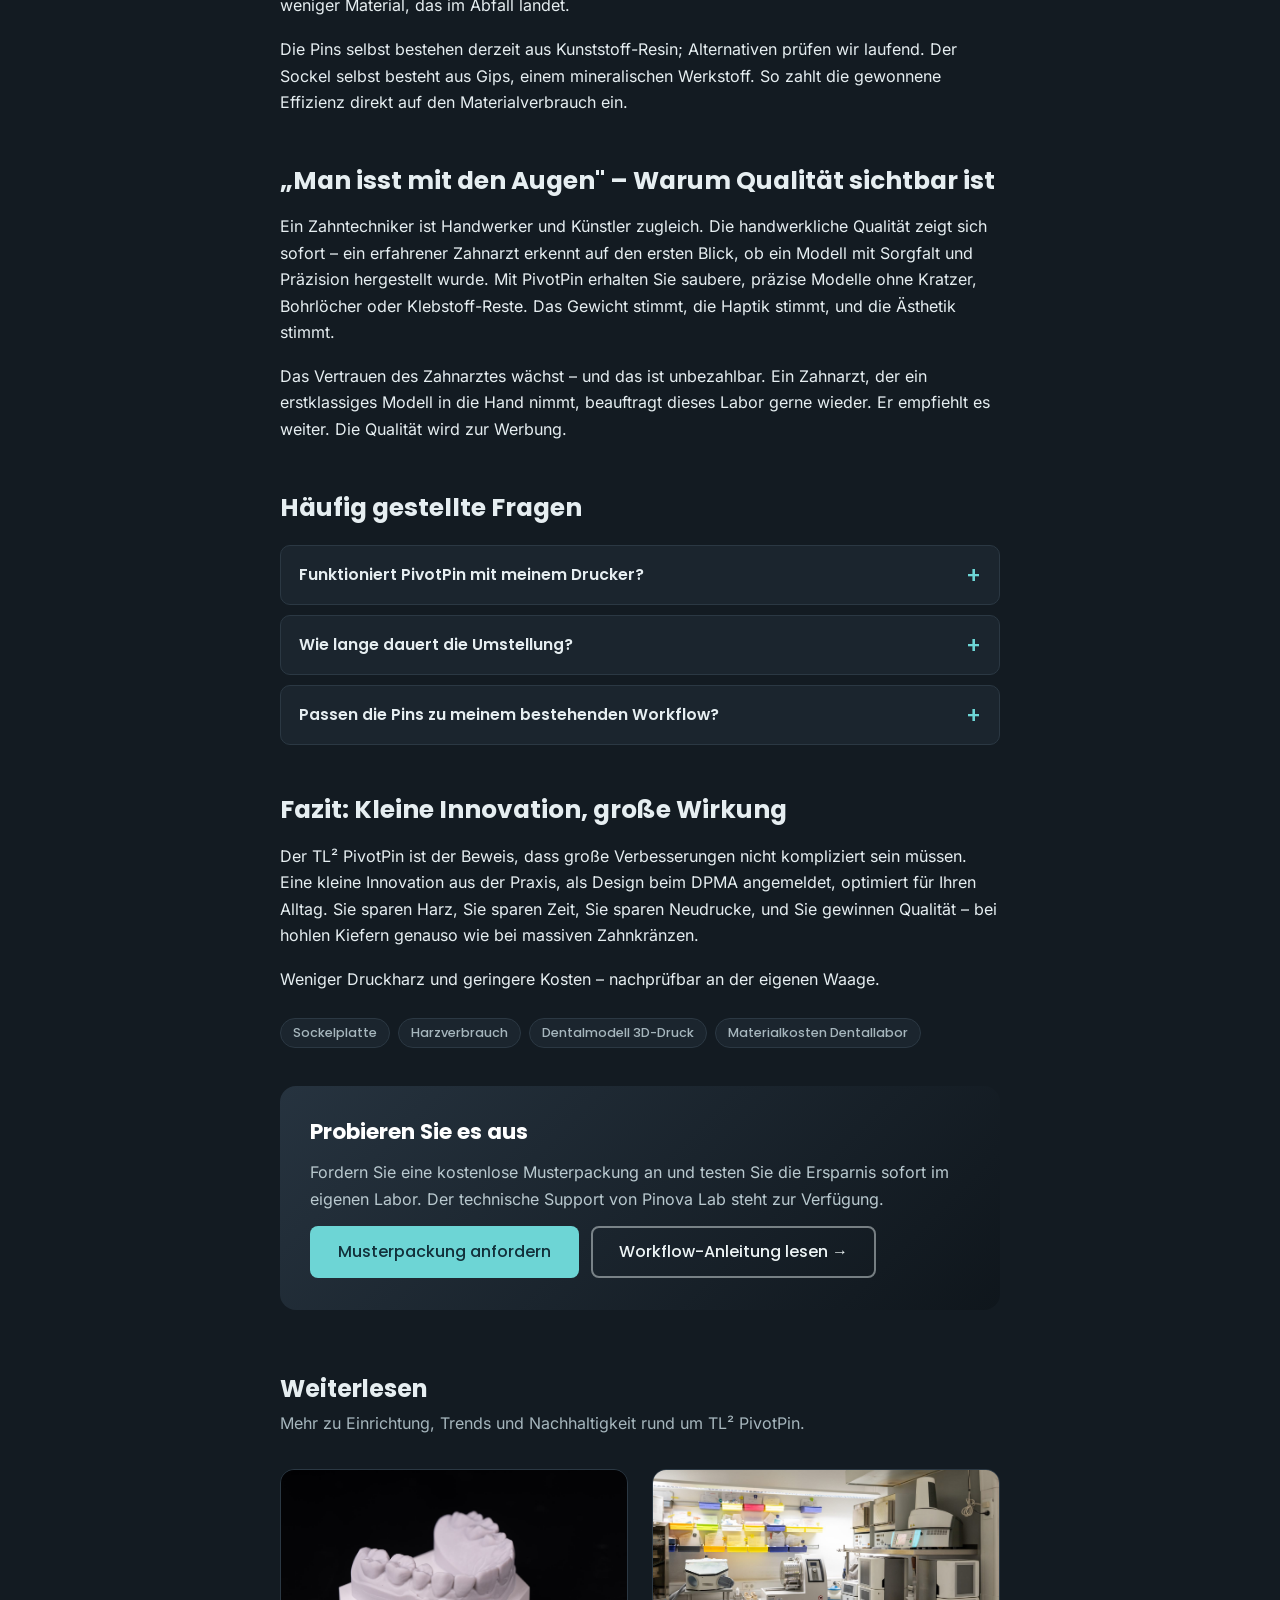
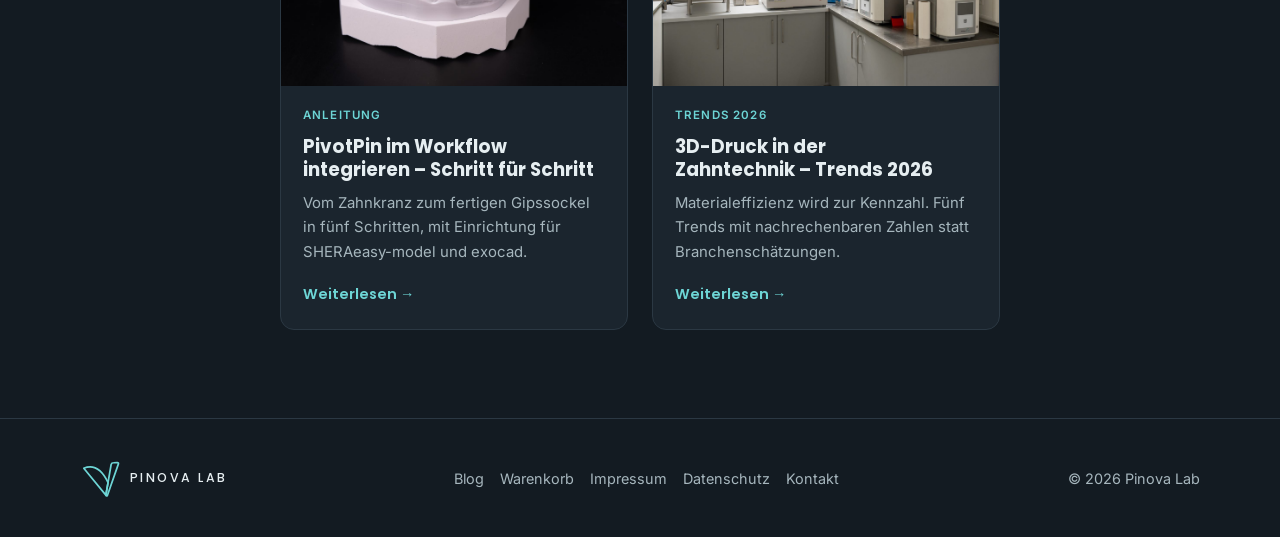
<file: blog/pivotpin-sockelplatte-harz-sparen/index.html>
<!doctype html>
<html lang="de" data-theme="dark">
<head>
<meta charset="utf-8">
<meta name="viewport" content="width=device-width, initial-scale=1">
<title>PivotPin: 38–54 % weniger Harz pro Dentalmodell | Pinova Lab</title>
<meta name="description" content="Die gedruckte Sockelplatte kostet 15 Gramm Harz pro Modell. Warum sie überflüssig ist – und was ein Labor mit 100 Modellen im Monat dadurch spart.">
<meta name="keywords" content="Sockelplatte, Harzverbrauch, Dentalmodell 3D-Druck, Materialkosten Dentallabor">
<link rel="canonical" href="https://www.pinovalab.eu/blog/pivotpin-sockelplatte-harz-sparen/">
<meta property="og:title" content="PivotPin: 38–54 % weniger Harz pro Dentalmodell">
<meta property="og:description" content="Die gedruckte Sockelplatte kostet 15 Gramm Harz pro Modell. Warum sie überflüssig ist – und was ein Labor mit 100 Modellen im Monat dadurch spart.">
<meta property="og:type" content="article">
<meta property="og:url" content="https://www.pinovalab.eu/blog/pivotpin-sockelplatte-harz-sparen/">
<meta property="og:locale" content="de_DE">
<meta property="og:image" content="https://www.pinovalab.eu/images/blog-sockelplatte-vs-gipssockel.jpg">
<link rel="stylesheet" href="../../fonts/fonts.css">
<link rel="stylesheet" href="../blog.css">
<script type="application/ld+json">
{
  "@context": "https://schema.org",
  "@type": "BlogPosting",
  "headline": "Kleines Bauteil, großes Vergnügen – Warum PivotPin Ihre Druckergebnisse verändert",
  "description": "Die gedruckte Sockelplatte kostet 15 Gramm Harz pro Modell. Warum sie überflüssig ist – und was ein Labor mit 100 Modellen im Monat dadurch spart.",
  "datePublished": "2026-09-21",
  "dateModified": "2026-09-22",
  "author": {"@type": "Person", "name": "Tobias Löw"},
  "publisher": {"@type": "Organization", "name": "Pinova Lab", "url": "https://www.pinovalab.eu"},
  "mainEntityOfPage": "https://www.pinovalab.eu/blog/pivotpin-sockelplatte-harz-sparen/",
  "image": "https://www.pinovalab.eu/images/blog-sockelplatte-vs-gipssockel.jpg",
  "articleSection": "Materialeffizienz",
  "keywords": "Sockelplatte, Harzverbrauch, Dentalmodell 3D-Druck, Materialkosten Dentallabor"
}
</script>
<script type="application/ld+json">
{
  "@context": "https://schema.org",
  "@type": "BreadcrumbList",
  "itemListElement": [
    {"@type": "ListItem", "position": 1, "name": "Pinova Lab", "item": "https://www.pinovalab.eu/"},
    {"@type": "ListItem", "position": 2, "name": "Blog", "item": "https://www.pinovalab.eu/blog/"},
    {"@type": "ListItem", "position": 3, "name": "PivotPin: 38–54 % weniger Harz pro Dentalmodell", "item": "https://www.pinovalab.eu/blog/pivotpin-sockelplatte-harz-sparen/"}
  ]
}
</script>
<script type="application/ld+json">
{
  "@context": "https://schema.org",
  "@type": "FAQPage",
  "mainEntity": [
    {"@type": "Question", "name": "Funktioniert PivotPin mit meinem Drucker?", "acceptedAnswer": {"@type": "Answer", "text": "PivotPin bietet volle Plug-and-Play-Kompatibilität für SHERA-Drucker über SHERAeasy-model. Für exocad-Nutzer (ab DentalCAD 3.2 Elefsina) ist ein zusätzlicher Schritt nötig: Das Hexagon-Gitter muss für jeden neuen Auftrag auf 120 Prozent skaliert werden, rund 2 bis 3 Minuten. Für andere Druckersysteme prüft der Support die Kompatibilität."}},
    {"@type": "Question", "name": "Wie lange dauert die Umstellung auf PivotPin?", "acceptedAnswer": {"@type": "Answer", "text": "Bei SHERA ist keine Umstellung nötig, Sie starten direkt. Bei exocad kommen bei jedem Auftrag etwa 2 bis 3 Minuten dazu, weil das Hexagon-Gitter jedes Mal auf 120 Prozent skaliert werden muss. Auch Auszubildende im ersten Lehrjahr können sofort damit arbeiten."}},
    {"@type": "Question", "name": "Passen die Pins zu meinem bestehenden Workflow?", "acceptedAnswer": {"@type": "Answer", "text": "Ja. PivotPin vereinfacht den Workflow, weil Bohren, Kleben und Isolieren entfallen – und bei hohlen Kiefern auch das aufwendige Gips-Ausgießen samt Expansionsrisiko. Der Zahnkranz geht direkt in den Gipssockel."}}
  ]
}
</script>
</head>
<body>
<svg width="0" height="0" style="position:absolute" aria-hidden="true">
  <symbol id="pinova-mark" viewBox="-6 -6 232 222">
    <g fill="none" stroke="currentColor" stroke-width="10" stroke-linejoin="round" stroke-linecap="round">
      <path d="M10 42 Q96 8 152 126 L139 199 Z"/>
      <path d="M139 199 L170 20 Q173 10 184 10 L206 9 Q215 9 212 18 L148 201 Q143 208 139 199 Z"/>
    </g>
  </symbol>
</svg>

<a class="skip" href="#main">Zum Inhalt springen</a>

<header class="site-header">
  <div class="wrap">
    <a class="brand" href="../../index.html?intro-skip=1#top" aria-label="Pinova Lab – Startseite">
      <svg viewBox="-6 -6 232 222" aria-hidden="true"><use href="#pinova-mark"/></svg>
      <span>PINOVA <span class="lab">LAB</span></span>
    </a>
    <nav class="nav" aria-label="Hauptnavigation">
      <a href="../../index.html?intro-skip=1#produkte">Produkte</a>
      <a href="../../index.html?intro-skip=1#funktion">So funktioniert's</a>
      <a href="../index.html" aria-current="page">Blog</a>
      <a href="../../index.html?intro-skip=1#faq">FAQ</a>
      <a class="nav-cta" href="../../index.html?intro-skip=1#muster">Muster anfordern</a>
    </nav>
  </div>
</header>

<main id="main">
  <div class="wrap-narrow">
    <ol class="breadcrumb">
      <li><a href="../../index.html?intro-skip=1#top">Pinova Lab</a></li>
      <li><a href="../index.html">Blog</a></li>
      <li>Sockelplatte &amp; Harzverbrauch</li>
    </ol>

    <header class="article-header">
      <p class="eyebrow">Zahntechniker · Laborleiter</p>
      <h1>Kleines Bauteil, großes Vergnügen – Warum PivotPin Ihre Druckergebnisse verändert</h1>
      <p class="article-meta"><span>Tobias Löw, Pinova Lab</span><span>Aktualisiert 22. September 2026</span><span>~7 Min. Lesezeit</span></p>
    </header>

    <figure class="article-figure">
      <img src="../../images/blog-sockelplatte-vs-gipssockel.jpg" alt="Zwei gedruckte Zahnkränze: links auf einer gedruckten Sockelplatte mit Wabenstruktur, rechts in einem Gipssockel" loading="eager" width="1600" height="1067">
      <figcaption>Links der Zahnkranz auf gedruckter Sockelplatte, rechts im Gipssockel: Mit PivotPin wird die Platte gar nicht erst gedruckt.</figcaption>
    </figure>

    <article class="article-body">
      <h2>Das versteckte Problem: Warum traditionelle Sockelplatten Geld kosten</h2>
      <p>Wer im digitalen Zahnlabor arbeitet, kennt die Rechnung: Eine große gedruckte Sockelplatte wiegt 15 Gramm. Der Zahnkranz selbst nur 13 bis 25 Gramm. Das bedeutet: In die Platte fließt oft fast so viel Material wie in das eigentliche Werkstück – bei kleinen Zahnkränzen sogar mehr. Über die Jahre addiert sich das zu enormen Harzmengen – und damit zu enormen Kosten.</p>
      <p>Hinzu kommt ein praktisches Problem, das Zahntechniker täglich erleben: Die gedruckten Sockelplatten sind spröde. Beim Herausschlagen aus der Artikulation bricht die Platte häufig – und das Modell muss neu gedruckt werden. Eine neue Materialwanne kostet je nach Druckermodell zwischen 290 und 500 Euro – und bei SHERA lässt sich die Folie nicht einzeln tauschen, weil es sich um eine gelartige Schicht handelt: Es muss immer die komplette Wanne nachbestellt werden. Ein Kilogramm Modellharz liegt bei rund 150 Euro. Die versteckten Kosten im Druckalltag sind erheblich.</p>
      <p>Die Zahlen sprechen eine klare Sprache: Ohne PivotPin verschwendet ein Labor zwischen 38 und 54 Prozent des Harzes pro Modell allein durch die massive Sockelplatte. Das ist nicht nur wirtschaftlich ineffizient – es ist Material, das man gar nicht bräuchte.</p>

      <h2>Das Ärgernis in der Praxis: Wenn Neudrucke zur Routine werden</h2>
      <p>Das wahre Problem offenbart sich im Laboralltag – und es ist komplexer als nur brüchige Sockelplatten. Viele moderne Labore drucken Kiefer gerne hohl aus. Das spart Harz und Zeit. Aber hier entsteht das erste Dilemma: Ohne ein stabilisierendes Halteelement ist es schwer, diese hohlen Kiefer zu einem funktionsfähigen Modell zu verwandeln.</p>
      <p>Die traditionelle Lösung der meisten Labore: Sie füllen die hohlen Kiefer mit Gips aus, bevor sie das Modell sockeln. Das klingt pragmatisch – führt aber zu einem häufig übersehenen Problem. Beim Abbinden dehnt sich der Gips aus – die sogenannte Abbindeexpansion, die selbst bei Superhartgips Typ IV nach DIN EN ISO 6873 noch bis zu 0,15 Prozent beträgt; die Abbindewärme kommt als Nebeneffekt dazu. Diese Expansion führt zu Formverzerrungen und Dimensionsabweichungen des Modells. Das Resultat: Das gesockelte Modell passt nicht mehr exakt, oder der Zahnarzt erhält ein Modell mit minimalen, aber messbaren Maßabweichungen.</p>
      <p>Gleichzeitig offenbaren sich andere Fehler im Laboralltag. Ein Modell wird gedruckt, die Sockelplatte ist brüchig, beim Ablösen zerspringt sie – und der ganze Druck war umsonst. Fehlerquoten von fünf bis zehn Prozent sind keine Seltenheit (Erfahrungswert aus der Laborpraxis). Das kostet nicht nur Material und Geld, sondern auch Zeit, die Zahnärzte und Laborleiter nicht haben.</p>
      <p>Und auch das ist real: Modelle, die nachbearbeitet oder repariert wurden, sehen nicht professionell aus. Ein zersplitterter oder nachbearbeiteter Gipssockel ist für jeden Zahnarzt auf den ersten Blick erkennbar. Der Zahnarzt, der das Modell in die Hand nimmt, bemerkt sofort: Hier wurde gespart, hier ist Qualität verloren gegangen. Und genau das ist das Gegenteil von dem, was ein gutes Zahntechnik-Labor ausstrahlen sollte.</p>

      <h2>Die elegante Lösung: PivotPin – aus der Praxis für die Praxis</h2>
      <p>Der TL² PivotPin entstand aus genau diesem Ärgernis. Tobias Löw, Zahntechniker mit 35 Jahren Berufserfahrung, brauchte eine bessere Lösung – nicht eine komplexe, sondern eine elegante. Das Ergebnis: ein kleines, aber wirkungsvolles System mit Designschutz, das über sechs Monate täglich optimiert wurde.</p>
      <p>Die Lösung funktioniert einfach: Statt eine massive Sockelplatte zu drucken oder mit aufwendigem Gips-Ausgießen und der daraus folgenden Abbindeexpansion zu kämpfen, werden drei bis vier kleine Pins direkt in die Wabenstruktur des Zahnkranzes integriert. Diese Pins halten den Zahnkranz beim Sockeln stabil in Position – ohne Bohren, ohne Kleben, ohne Isolieren. Der Rastverschluss sorgt dafür, dass jeder Pin spielfrei und ohne Klebstoff im Modellboden sitzt. Der Zahnkranz bleibt anschließend dauerhaft im Gipssockel verankert – er soll und darf nicht herausgerissen werden. Genau das löst das Ausgangsproblem: Wo die spröde Druckplatte beim Herausschlagen aus der Artikulation brach, hält jetzt die Verbindung aus Pin und Gips.</p>
      <p>Besonders elegant ist die exocad-Integration: Mit der bereits vorhandenen Wabenstruktur in exocad können die PivotPins als Halteelement und gleichzeitig als Höhenvorgabe für das Sockeln genutzt werden. Das bedeutet: Der Zahntechniker hat bereits beim Design automatisch die richtige Sockelhöhe definiert – keine manuelle Nachbearbeitung, keine Verzerrungen durch ausgegossene Kiefer, eine Fehlerquelle weniger.</p>

      <div class="callout">
        <span class="callout-label">Kernversprechen</span>
        <p>38 bis 54 Prozent weniger Harz pro Modell – ohne Bohren, Kleben oder Isolieren. Entwickelt von Tobias Löw, 35 Jahre Zahntechnik, über sechs Monate täglich erprobt.</p>
      </div>

      <h2>Was sich konkret ändert: Weniger Harz, bessere Modelle</h2>
      <p>Die Reduktion ist beeindruckend: Ohne die 15-Gramm-Platte sinkt der Harz-Verbrauch pro Modell um 38 bis 54 Prozent. Das bedeutet weniger Material-Verschwendung und niedrigere Fehlerquoten. Bei der Druckzeit lohnt der ehrliche Blick: Bei DLP- und LCD-Druckern belichtet das Display jede Schicht komplett, die Druckdauer hängt also an der Bauhöhe und nicht am Volumen. Kürzer wird es überall dort, wo die Sockelplatte bisher Bauhöhe gekostet hat – der größere Zeitgewinn liegt im Post-Processing.</p>
      <figure class="article-figure">
        <img src="../../images/blog-waage-zahnkranz-17g-32g.jpg" alt="Laborwaage im Vergleich: Zahnkranz ohne Sockelplatte 17 g, mit gedruckter Sockelplatte 32 g" loading="lazy" width="1600" height="824">
        <figcaption>Nachgewogen: Derselbe Zahnkranz wiegt ohne Sockelplatte 17 g, mit gedruckter SHERA-Sockelplatte (KeyModel Ultra) 32 g. Die Platte allein macht 15 g aus – knapp die Hälfte des Harzes in diesem Modell.</figcaption>
      </figure>
      <p>Aber das Beste: Die Modelle fühlen sich sofort professioneller an. Sie haben wieder Gewicht, liegen wertig in der Hand, und der Zahnarzt sieht auf einen Blick: Das ist Qualitätsarbeit. Wie es heißt: „Man isst mit den Augen." Ein sauberes, perfekt proportioniertes Modell zeigt dem Zahnarzt, dass ein guter Zahntechniker am Werk war.</p>

      <h2>Die Zahlen sprechen: Konkrete Kostenersparnis</h2>
      <p>Rechnen wir konkret: Sparen Sie 15 Gramm Sockelplatte pro Modell, ergeben sich aus einem Kilogramm Harz etwa 24 zusätzliche Zahnkränze – statt vorher etwa 29 Modelle mit Platte, jetzt etwa 53 Modelle ohne (gerechnet bei einem durchschnittlichen Zahnkranz von 19 Gramm). Das ist eine Steigerung um rund 80 Prozent.</p>
      <p>Gerechnet ist mit 15 Gramm – so viel wog die Platte, gedruckt mit KeyPrint KeyModel Ultra. Mit SHERAprint-Harz wog dieselbe Platte 17 Gramm; dann fällt die Ersparnis entsprechend höher aus. Wiegen Sie am besten Ihre eigene Platte.</p>
      <p>Bei einem Harz-Preis von etwa 150 Euro pro Kilogramm sparen Sie zwischen 56 und 80 Euro je Kilogramm ein – nur durch den Wegfall der Sockelplatte. Zum Vergleich: Am Markt liegen Modellharze aktuell eher bei 177 Euro pro Kilogramm, gerechnet ist hier also bewusst konservativ. Hinzu kommt: Die Materialwanne wird geschont, weil die große Querschnittsfläche der Platte wegfällt und damit die Abzugskräfte sinken – bei Wannenpreisen von 290 bis 500 Euro ein Posten, der zählt. Und Neudrucke werden zur Ausnahme statt zur Regel.</p>
      <p>Ein Zahntechnik-Labor, das monatlich 100 Zahnkränze druckt, spart mit PivotPin etwa 225 Euro an Harzkosten. Zur ehrlichen Rechnung gehören aber zwei Gegenposten. Erstens der Gips: Gedruckte Modelle mit Sockelplatte kommen ohne Gips aus – mit PivotPin wird der Zahnkranz in Gips eingebettet, dafür sind rund 100 Gramm Sockelgips je Modell nötig. Bei 55 Euro netto für 18 Kilogramm sind das 0,31 Euro pro Modell. Zweitens die Pins selbst: Drei bis vier Pins je Kiefer bleiben dauerhaft im Sockel. Bei 18,89 bis 19,89 Euro netto je 100er-Packung sind das 0,57 bis 0,80 Euro pro Modell.</p>
      <p>Unter dem Strich bleiben damit etwa 115 bis 138 Euro Ersparnis im Monat, über ein Jahr gerechnet rund 1.380 bis 1.650 Euro – ohne die Zeitersparnis und die vermiedenen Neudrucke. Der Kern der Rechnung: Teurer Kunststoff wird gegen günstigen mineralischen Gips getauscht, der dem Modell zugleich sein Gewicht zurückgibt.</p>

      <h2>Weniger Material, weniger Abfall</h2>
      <p>Moderne Zahntechnik-Labore rechnen nicht nur in Euro, sondern auch in Material. PivotPin setzt genau hier an: 38 bis 54 Prozent weniger Kunststoff-Harz pro Modell bedeuten spürbar weniger Material, das im Abfall landet.</p>
      <p>Die Pins selbst bestehen derzeit aus Kunststoff-Resin; Alternativen prüfen wir laufend. Der Sockel selbst besteht aus Gips, einem mineralischen Werkstoff. So zahlt die gewonnene Effizienz direkt auf den Materialverbrauch ein.</p>

      <h2>„Man isst mit den Augen" – Warum Qualität sichtbar ist</h2>
      <p>Ein Zahntechniker ist Handwerker und Künstler zugleich. Die handwerkliche Qualität zeigt sich sofort – ein erfahrener Zahnarzt erkennt auf den ersten Blick, ob ein Modell mit Sorgfalt und Präzision hergestellt wurde. Mit PivotPin erhalten Sie saubere, präzise Modelle ohne Kratzer, Bohrlöcher oder Klebstoff-Reste. Das Gewicht stimmt, die Haptik stimmt, und die Ästhetik stimmt.</p>
      <p>Das Vertrauen des Zahnarztes wächst – und das ist unbezahlbar. Ein Zahnarzt, der ein erstklassiges Modell in die Hand nimmt, beauftragt dieses Labor gerne wieder. Er empfiehlt es weiter. Die Qualität wird zur Werbung.</p>

      <h2>Häufig gestellte Fragen</h2>
      <div class="article-faq">
        <details>
          <summary>Funktioniert PivotPin mit meinem Drucker?</summary>
          <p>Derzeit bieten wir PivotPin-Lösungen für zwei etablierte Systeme an. <strong>SHERA-Drucker:</strong> volle Plug-and-Play-Kompatibilität, die Wabenstruktur ist bereits in SHERAeasy-model integriert. <strong>exocad-Nutzer:</strong> PivotPin funktioniert mit exocad ab DentalCAD 3.2 Elefsina, erfordert aber, dass das Hexagon-Gitter für jeden neuen Auftrag auf 120 Prozent skaliert wird (2–3 Minuten pro Auftrag). Für andere Druckersysteme prüft unser Support gerne die Kompatibilität.</p>
        </details>
        <details>
          <summary>Wie lange dauert die Umstellung?</summary>
          <p>Für SHERA: keine Umstellung nötig, Sie starten direkt. Für exocad kommen bei jedem Auftrag etwa 2–3 Minuten dazu, weil das Hexagon-Gitter jedes Mal auf 120 Prozent skaliert werden muss. Der praktische Einsatz funktioniert sofort – auch Auszubildende können damit im ersten Lehrjahr arbeiten.</p>
        </details>
        <details>
          <summary>Passen die Pins zu meinem bestehenden Workflow?</summary>
          <p>Ja, PivotPin vereinfacht Ihren Workflow sogar. Es entfallen Bohren, Kleben und Isolieren – und bei hohlen Kiefern auch das aufwendige Gips-Ausgießen samt Expansionsrisiko. Der Zahnkranz geht direkt in den Gipssockel.</p>
        </details>
      </div>

      <h2>Fazit: Kleine Innovation, große Wirkung</h2>
      <p>Der TL² PivotPin ist der Beweis, dass große Verbesserungen nicht kompliziert sein müssen. Eine kleine Innovation aus der Praxis, als Design beim DPMA angemeldet, optimiert für Ihren Alltag. Sie sparen Harz, Sie sparen Zeit, Sie sparen Neudrucke, und Sie gewinnen Qualität – bei hohlen Kiefern genauso wie bei massiven Zahnkränzen.</p>
      <p>Weniger Druckharz und geringere Kosten – nachprüfbar an der eigenen Waage.</p>

      <div class="tag-list">
        <span class="tag">Sockelplatte</span>
        <span class="tag">Harzverbrauch</span>
        <span class="tag">Dentalmodell 3D-Druck</span>
        <span class="tag">Materialkosten Dentallabor</span>
      </div>

      <div class="article-cta">
        <h2>Probieren Sie es aus</h2>
        <p>Fordern Sie eine kostenlose Musterpackung an und testen Sie die Ersparnis sofort im eigenen Labor. Der technische Support von Pinova Lab steht zur Verfügung.</p>
        <div class="btn-row">
          <a class="btn btn-mint" href="../../index.html?intro-skip=1#muster">Musterpackung anfordern</a>
          <a class="btn btn-ghost" href="../pivotpin-workflow-integration-anleitung/index.html" style="color:var(--on-slate);border-color:rgba(238,245,246,.45)">Workflow-Anleitung lesen →</a>
        </div>
      </div>
    </article>

    <section class="related-heading">
      <h2>Weiterlesen</h2>
      <p>Mehr zu Einrichtung, Trends und Nachhaltigkeit rund um TL² PivotPin.</p>
    </section>
    <div class="post-grid">
      <a class="post-card" href="../pivotpin-workflow-integration-anleitung/index.html">
        <img src="../../images/blog-zahnkranz-gipssockel.jpg" alt="Gedruckter Zahnkranz, dauerhaft in einem weißen Gipssockel verankert" loading="lazy" width="1600" height="1067">
        <div class="post-card-body">
          <span class="eyebrow">Anleitung</span>
          <h3>PivotPin im Workflow integrieren – Schritt für Schritt</h3>
          <p>Vom Zahnkranz zum fertigen Gipssockel in fünf Schritten, mit Einrichtung für SHERAeasy-model und exocad.</p>
          <span class="read-more">Weiterlesen →</span>
        </div>
      </a>
      <a class="post-card" href="../3d-druck-zahntechnik-trends-2026/index.html">
        <img src="../../images/blog-labor-arbeitsplatz.jpg" alt="Blick in ein zahntechnisches Labor mit Arbeitsplatz, Brennöfen und Geräten" loading="lazy" width="1600" height="1067">
        <div class="post-card-body">
          <span class="eyebrow">Trends 2026</span>
          <h3>3D-Druck in der Zahntechnik – Trends 2026</h3>
          <p>Materialeffizienz wird zur Kennzahl. Fünf Trends mit nachrechenbaren Zahlen statt Branchenschätzungen.</p>
          <span class="read-more">Weiterlesen →</span>
        </div>
      </a>
    </div>
  </div>
</main>

<footer>
  <div class="wrap">
    <a class="brand" href="../../index.html?intro-skip=1#top" aria-label="Pinova Lab – Startseite">
      <svg viewBox="-6 -6 232 222" aria-hidden="true"><use href="#pinova-mark"/></svg>
      <span>PINOVA LAB</span>
    </a>
    <nav aria-label="Rechtliches">
      <a href="../index.html">Blog</a>
      <a href="../../index.html?intro-skip=1#warenkorb">Warenkorb</a>
      <a href="../../index.html?intro-skip=1#impressum">Impressum</a>
      <a href="../../index.html?intro-skip=1#datenschutz">Datenschutz</a>
      <a href="../../index.html?intro-skip=1#muster">Kontakt</a>
    </nav>
    <span>© 2026 Pinova Lab</span>
  </div>
</footer>
<script>
if (new URLSearchParams(location.search).has('print')) {
  document.querySelectorAll('.article-faq details').forEach(function (d) { d.open = true; });
}
</script>
</body>
</html>
</file>
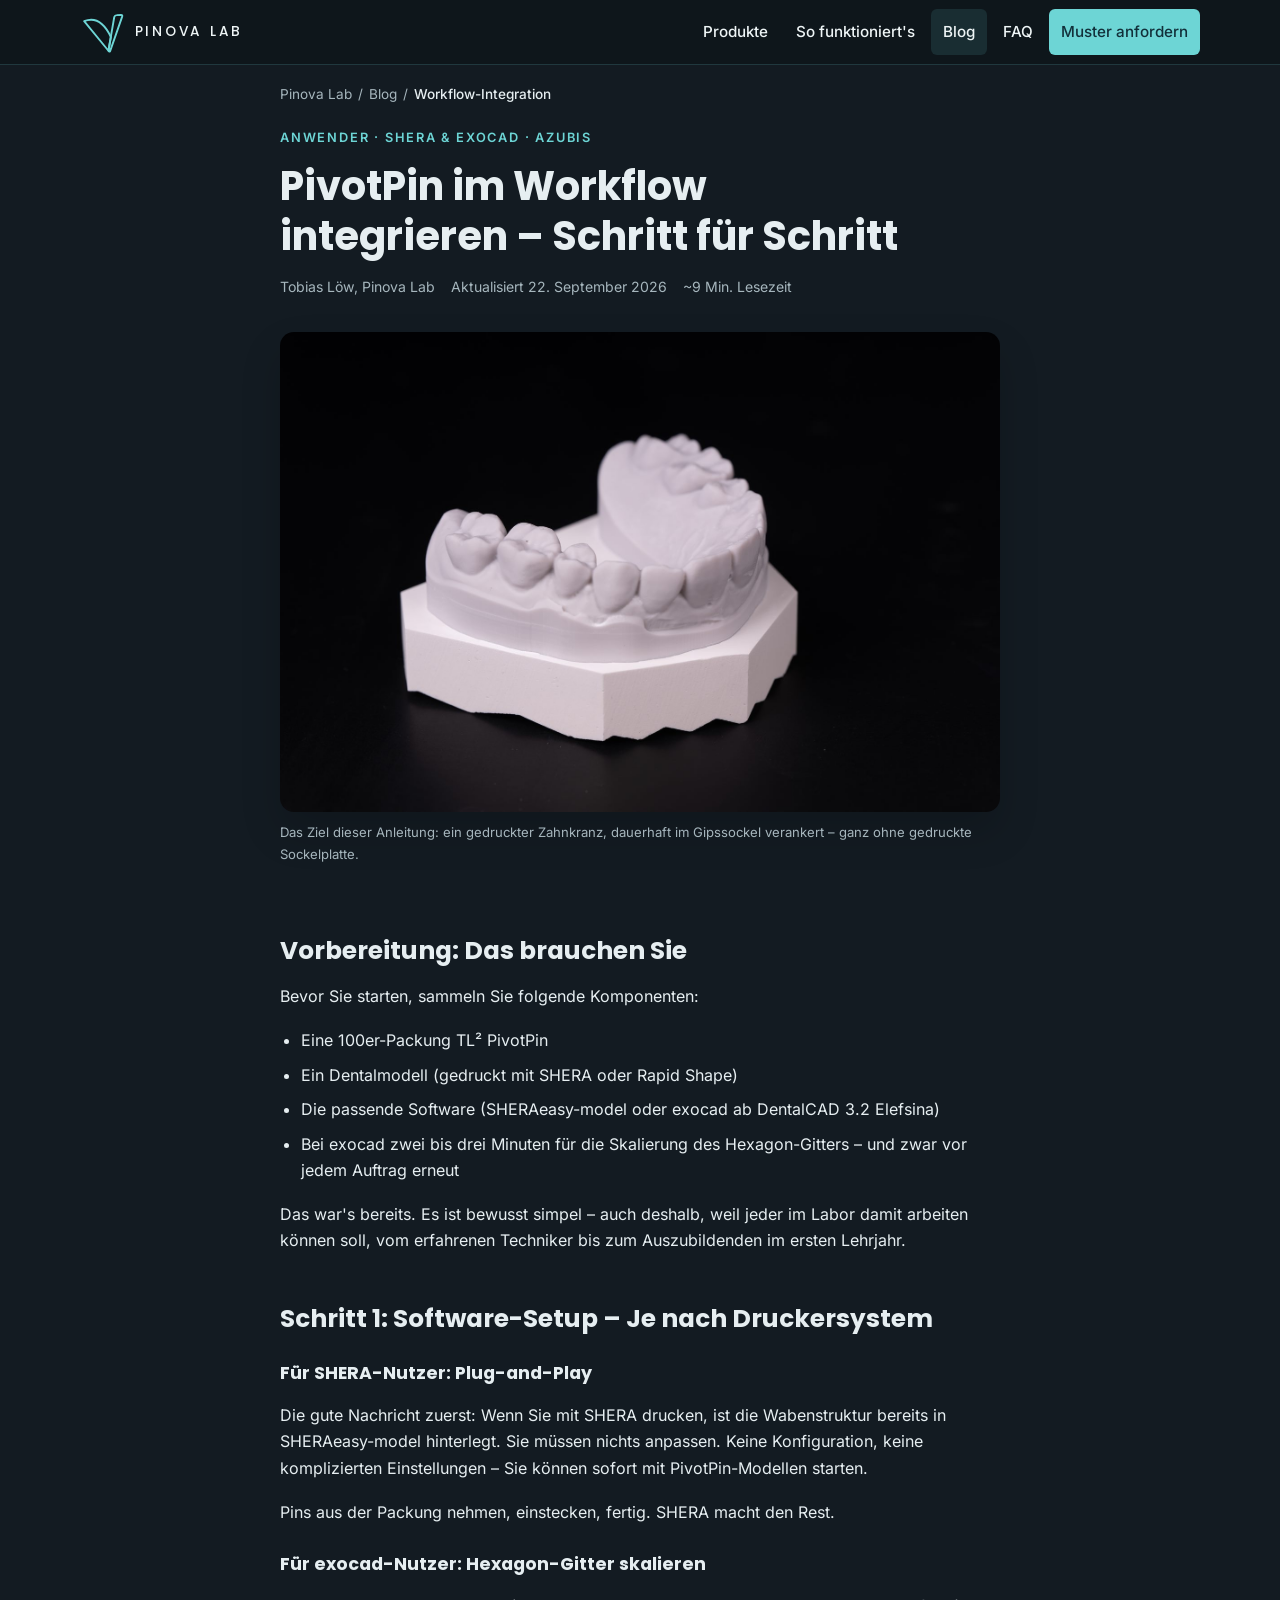
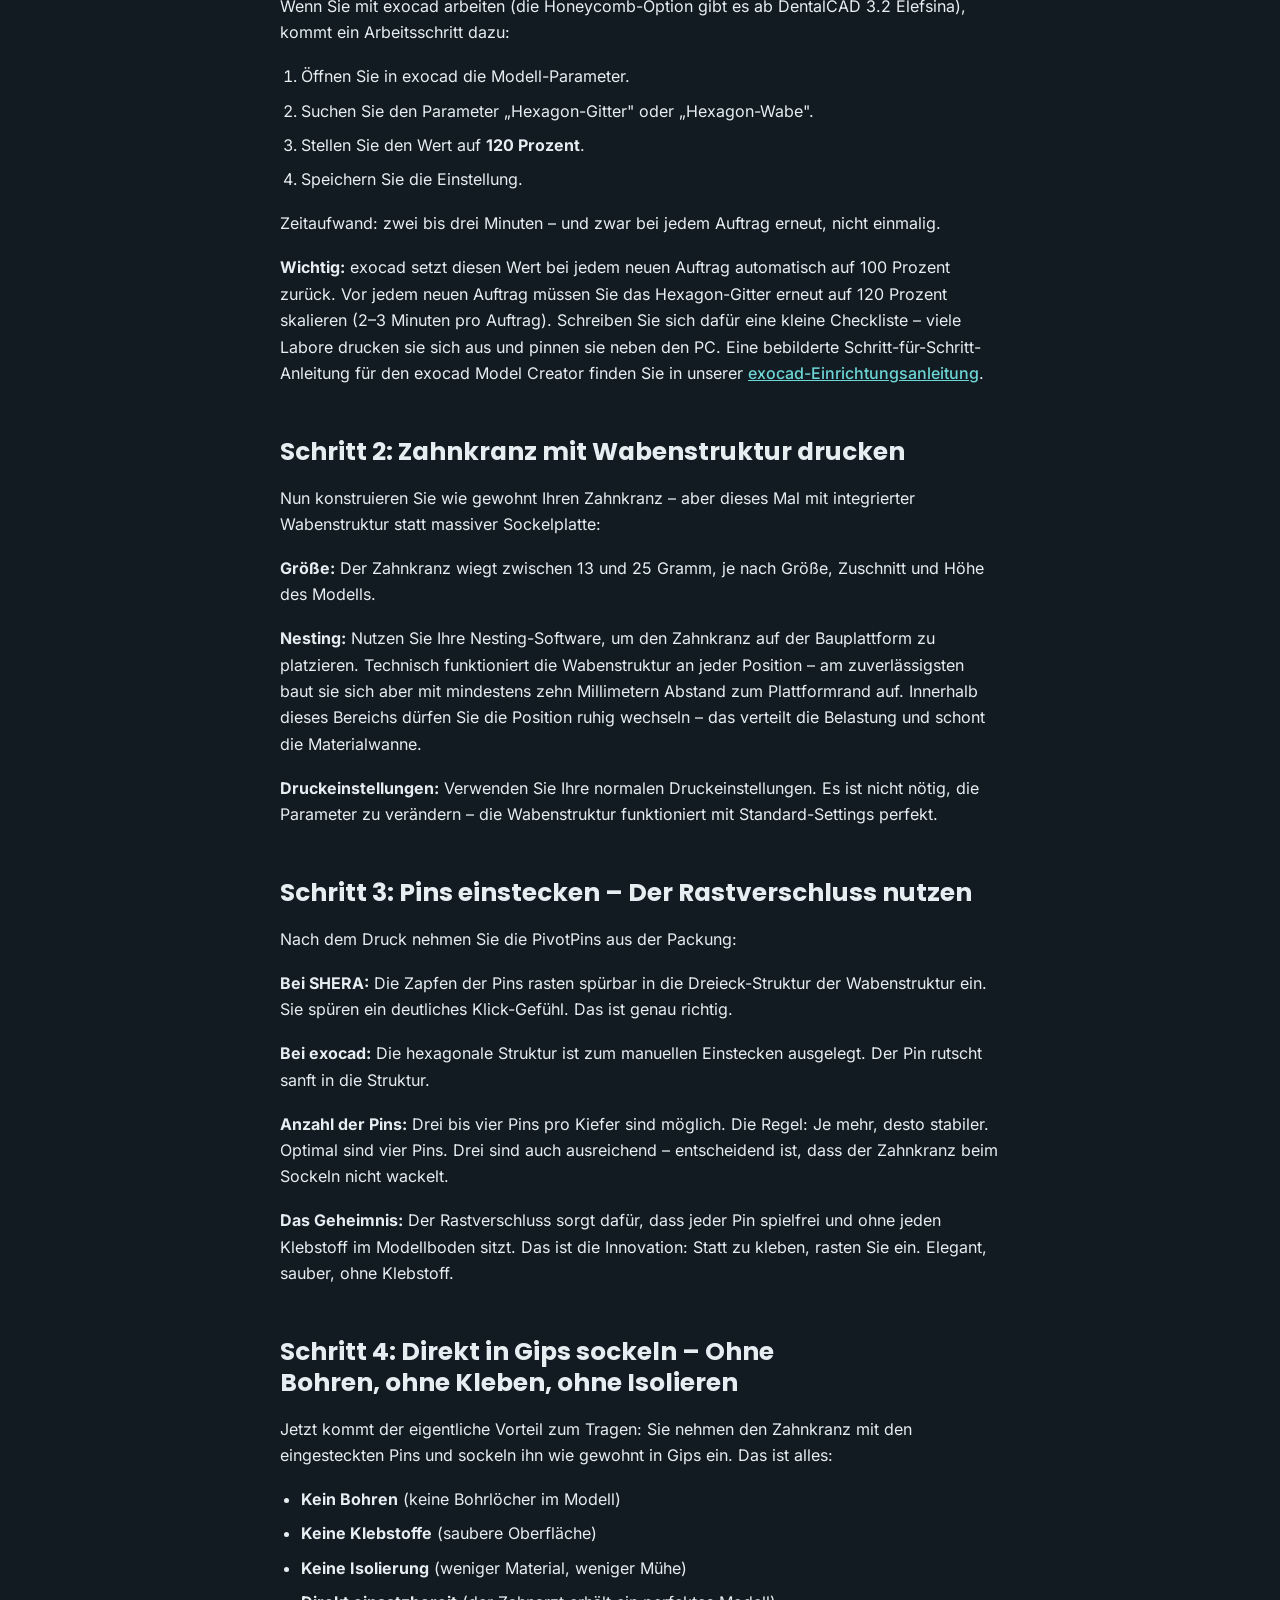
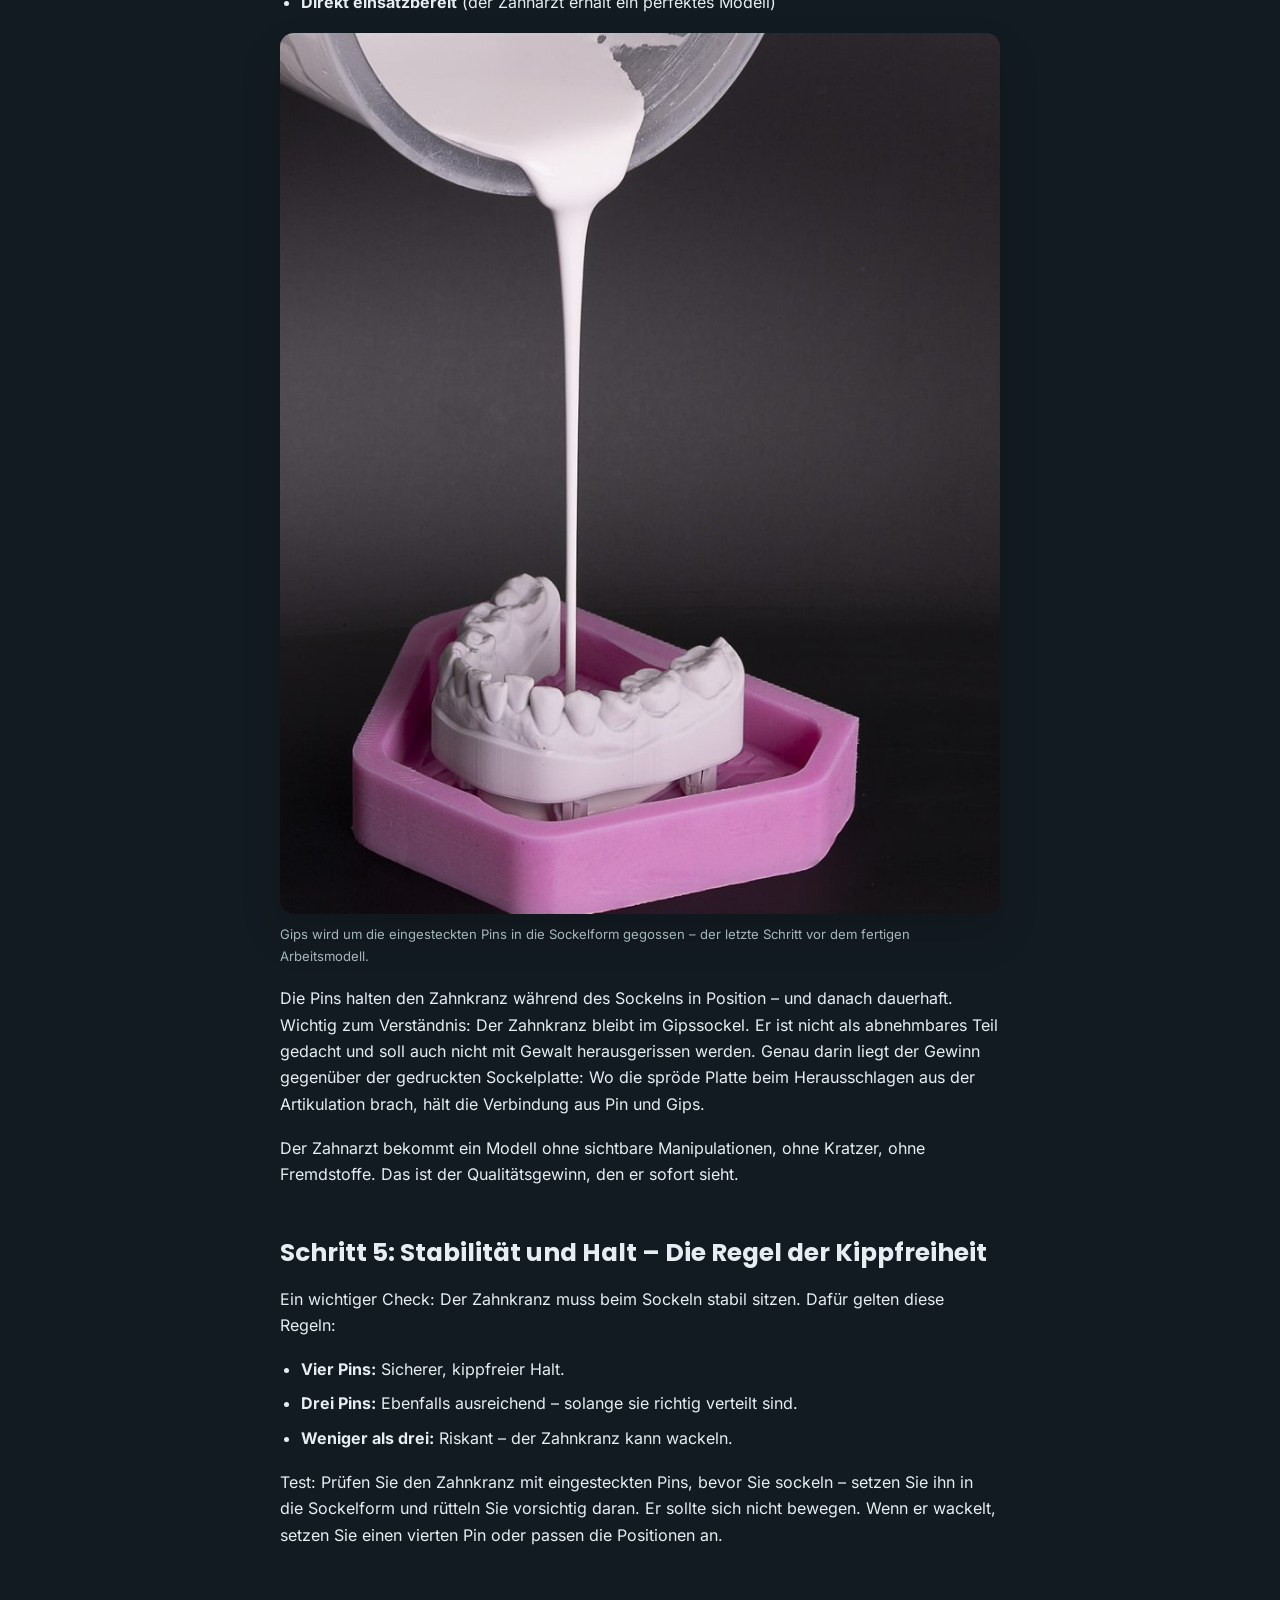
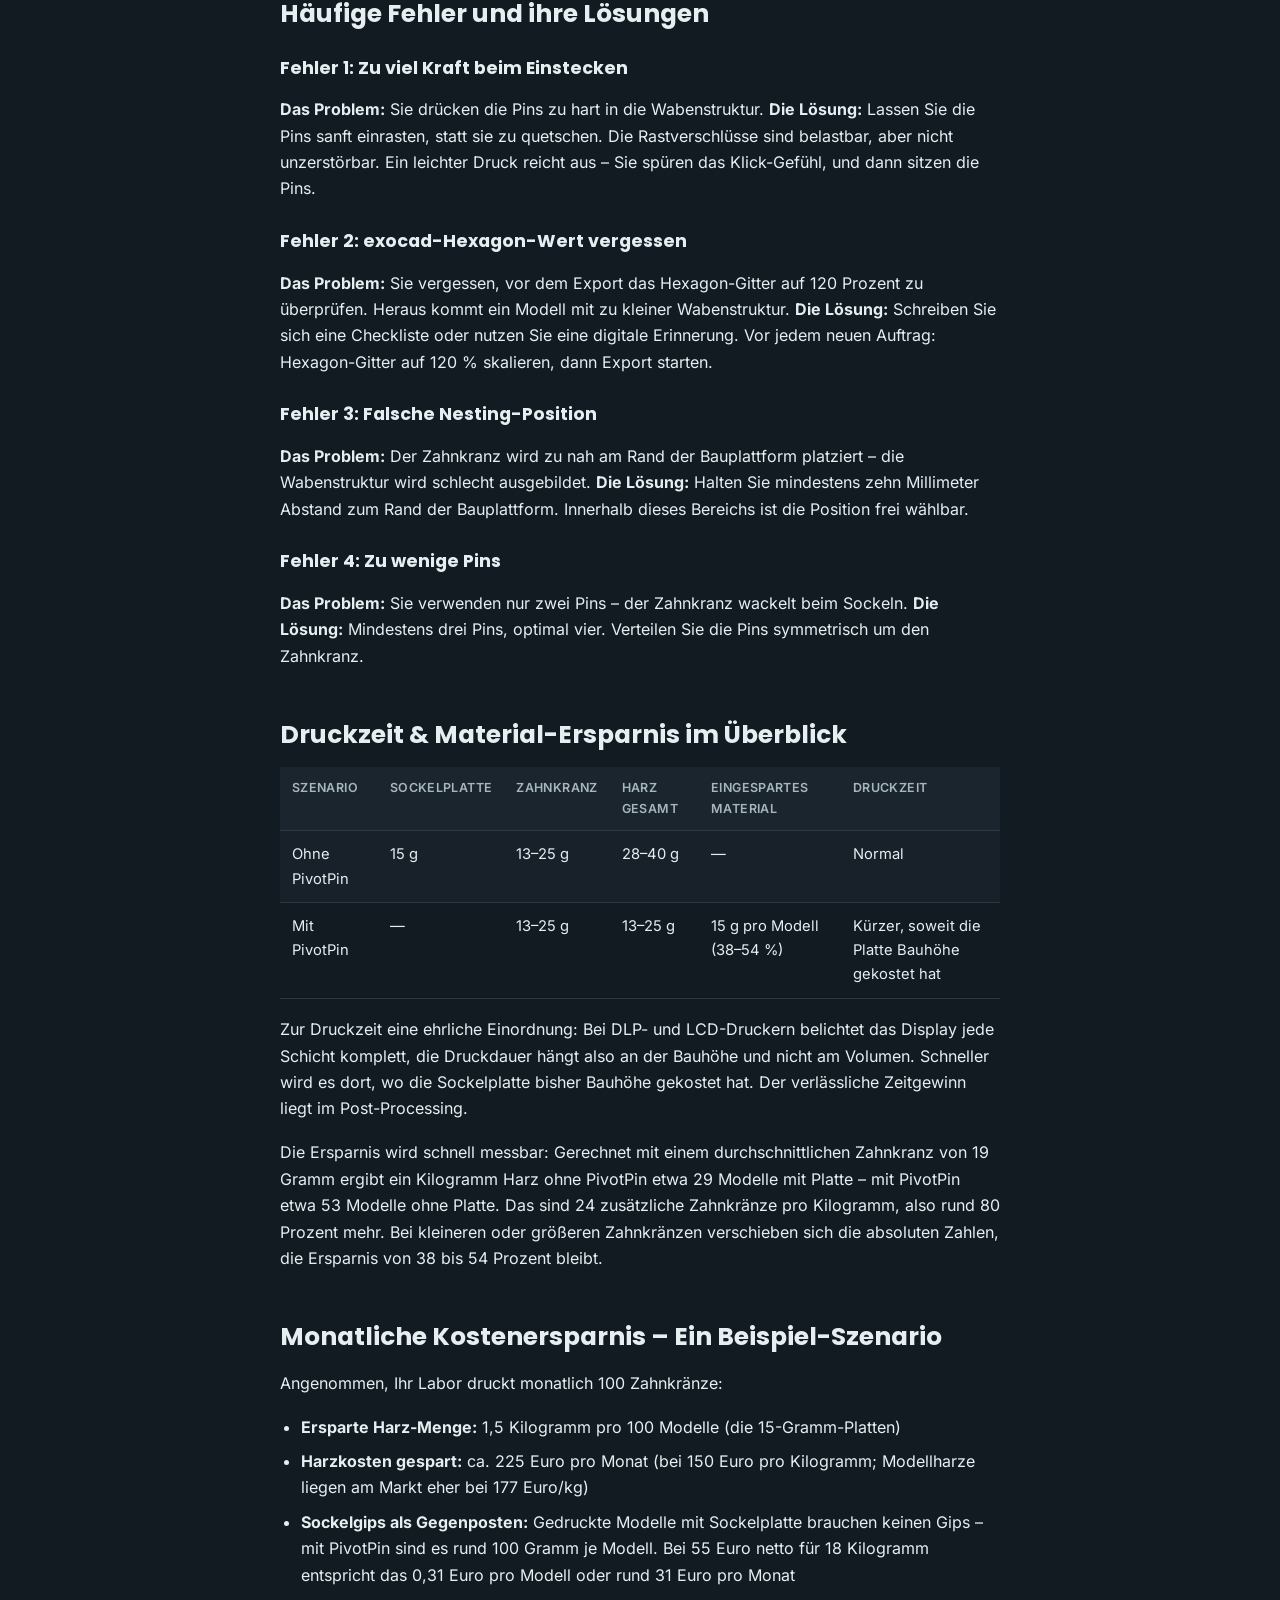
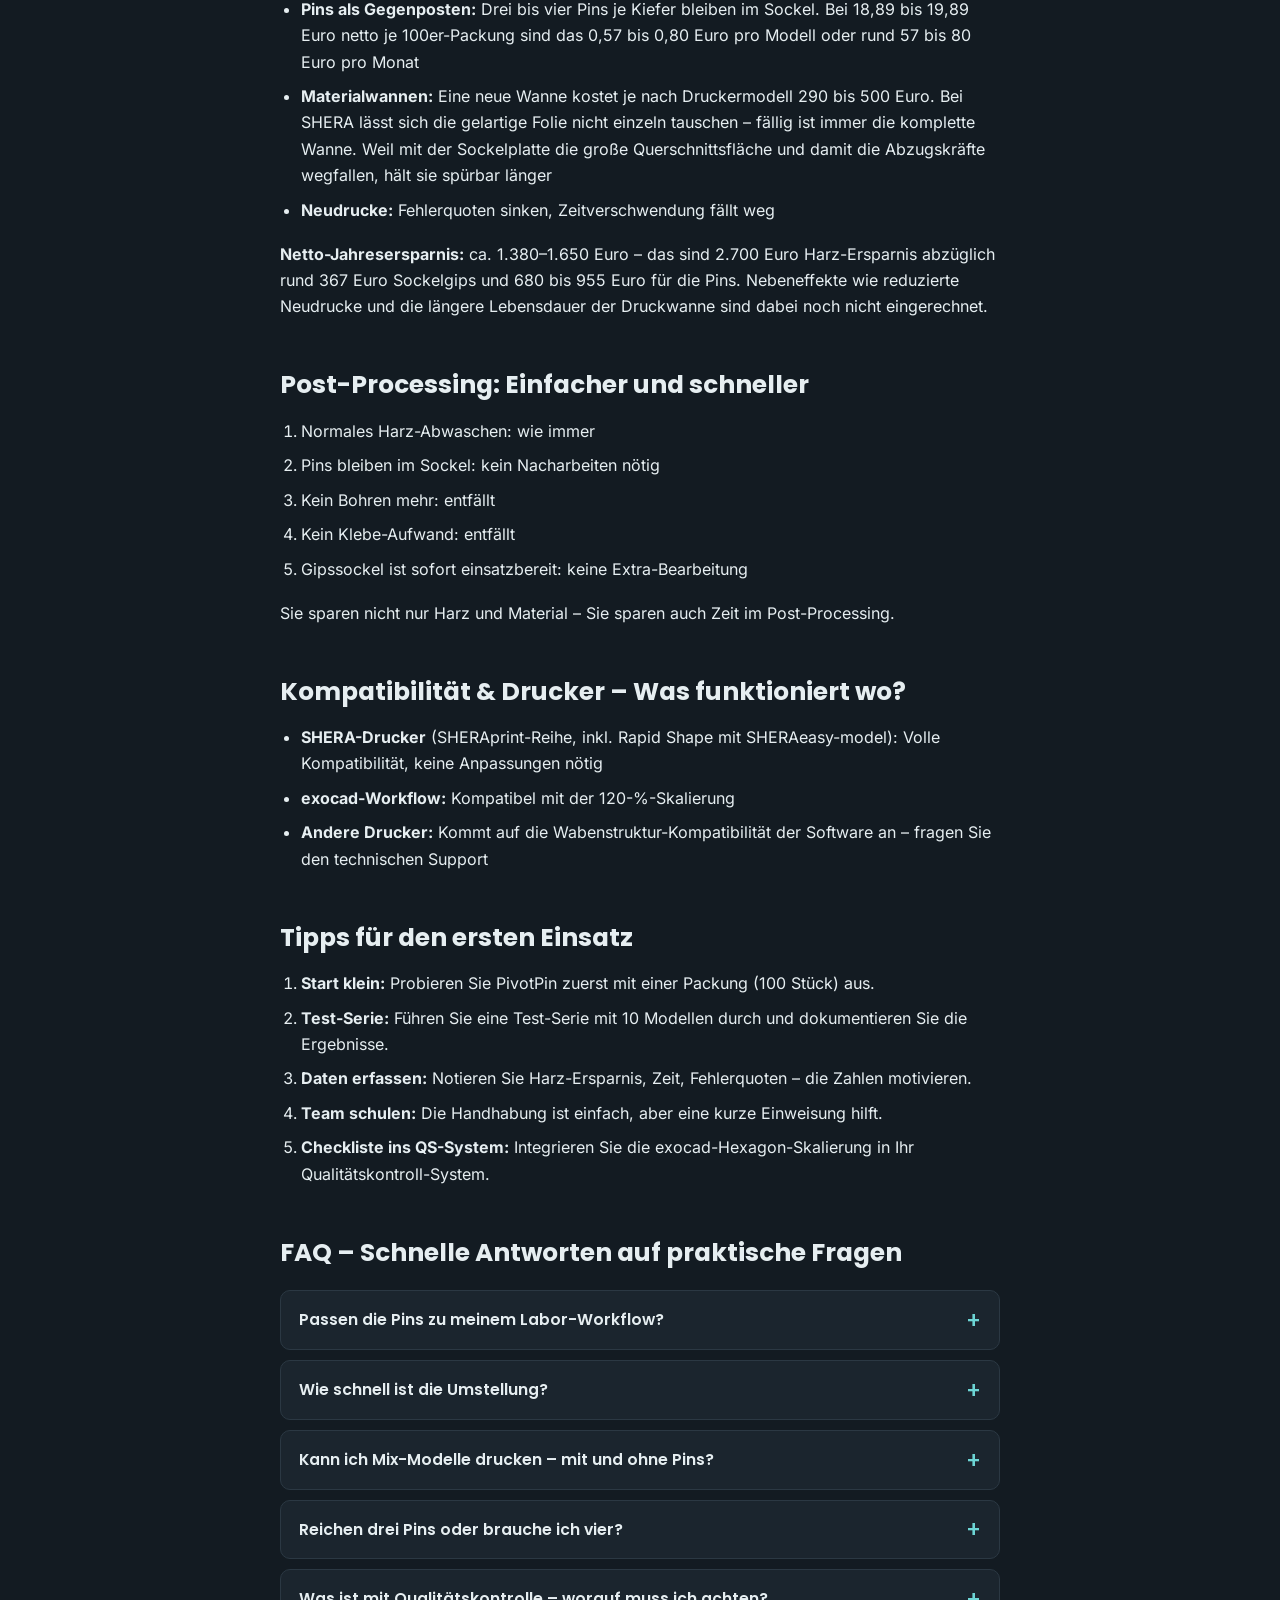
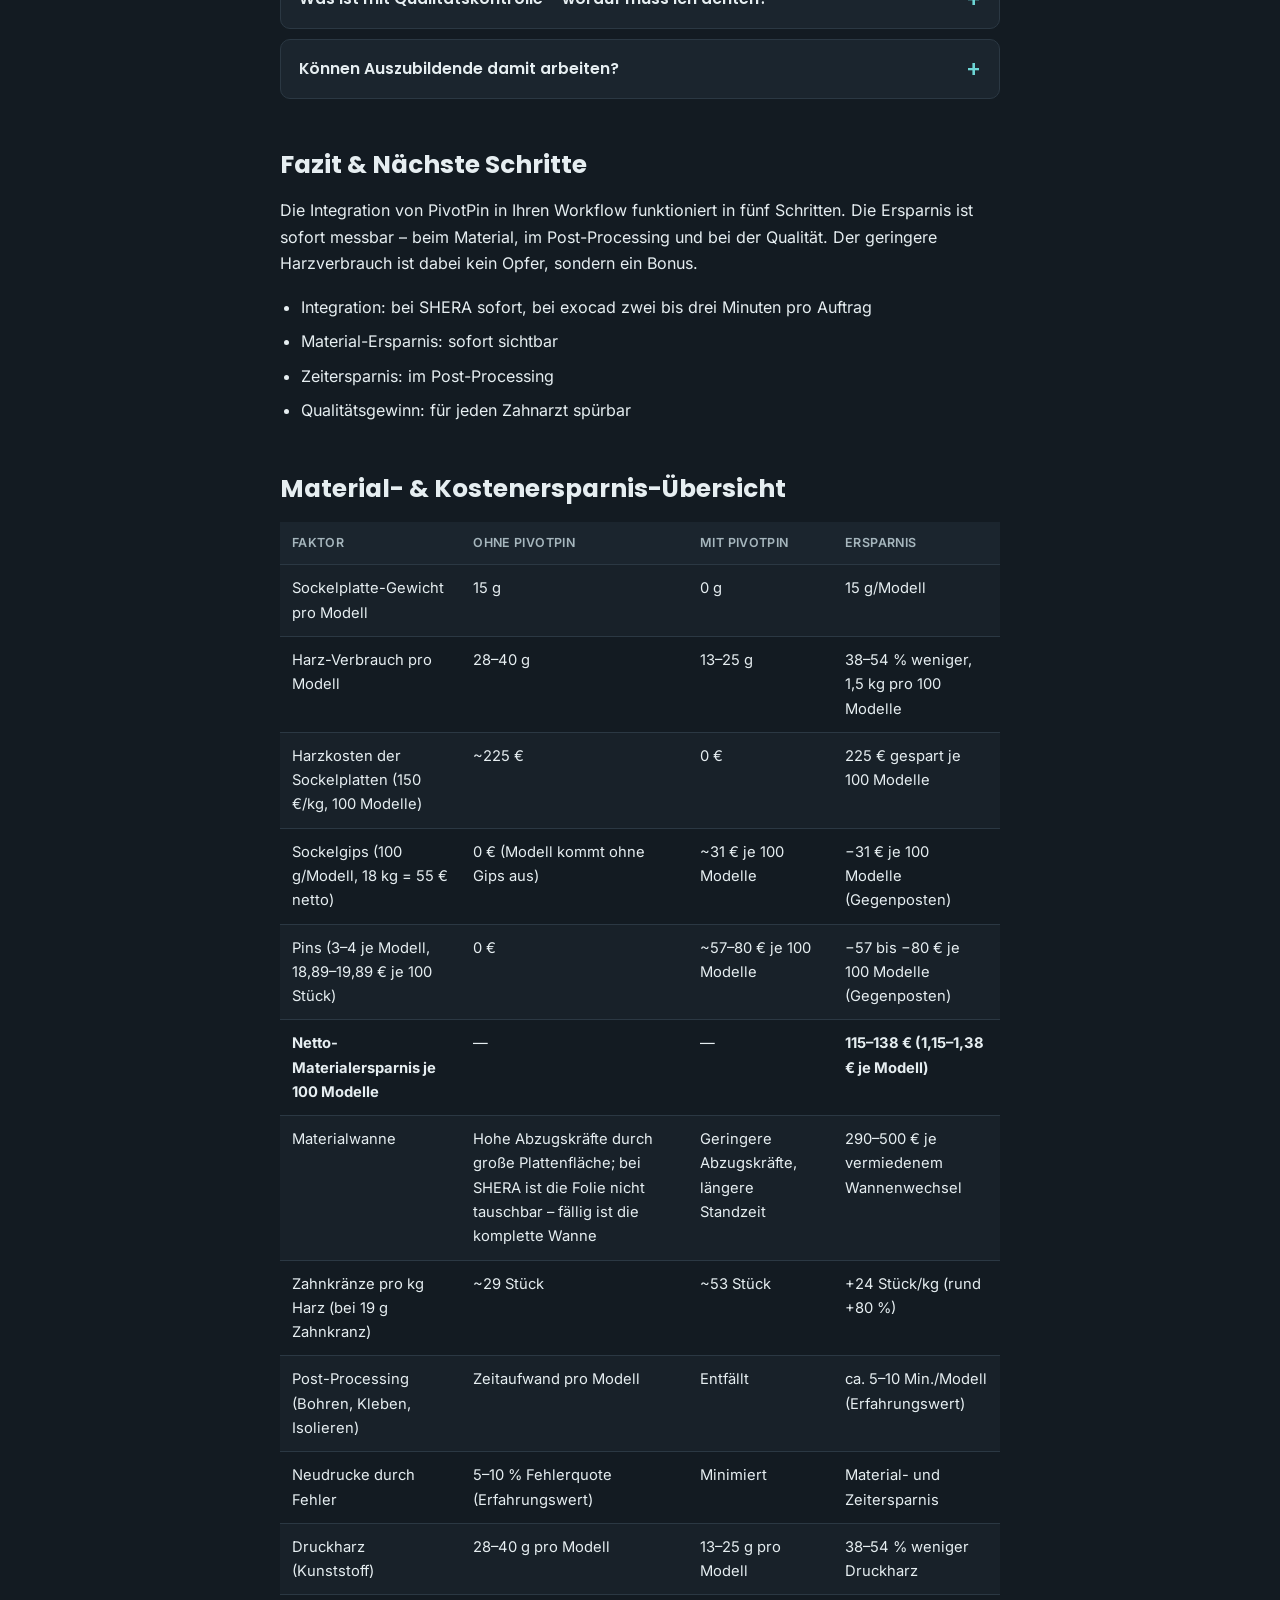
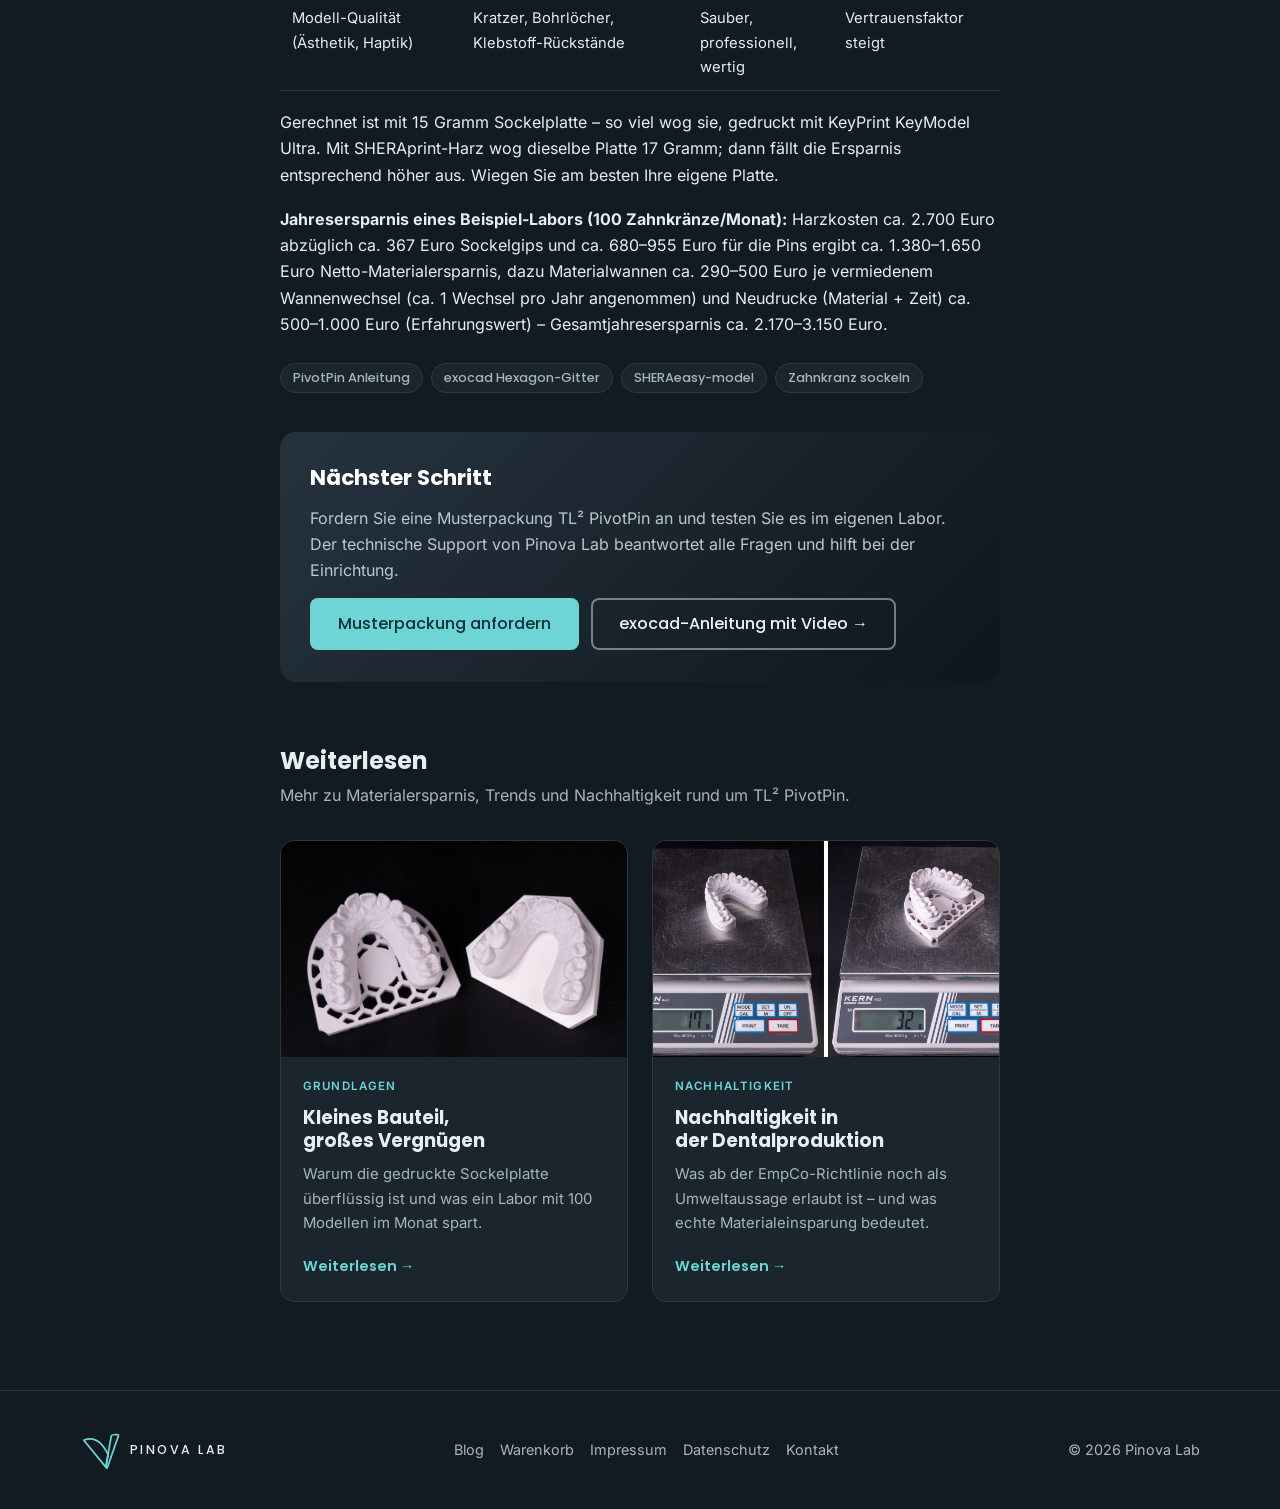
<file: blog/pivotpin-workflow-integration-anleitung/index.html>
<!doctype html>
<html lang="de" data-theme="dark">
<head>
<meta charset="utf-8">
<meta name="viewport" content="width=device-width, initial-scale=1">
<title>PivotPin einrichten: Anleitung für SHERA und exocad | Pinova Lab</title>
<meta name="description" content="In fünf Schritten vom Zahnkranz zum fertigen Gipssockel – ohne Bohren, Kleben oder Isolieren. Mit Einrichtung für SHERAeasy-model und exocad.">
<meta name="keywords" content="PivotPin Anleitung, exocad Hexagon-Gitter, SHERAeasy-model, Zahnkranz sockeln">
<link rel="canonical" href="https://www.pinovalab.eu/blog/pivotpin-workflow-integration-anleitung/">
<meta property="og:title" content="PivotPin einrichten: Anleitung für SHERA und exocad">
<meta property="og:description" content="In fünf Schritten vom Zahnkranz zum fertigen Gipssockel – ohne Bohren, Kleben oder Isolieren.">
<meta property="og:type" content="article">
<meta property="og:url" content="https://www.pinovalab.eu/blog/pivotpin-workflow-integration-anleitung/">
<meta property="og:locale" content="de_DE">
<meta property="og:image" content="https://www.pinovalab.eu/images/blog-zahnkranz-gipssockel.jpg">
<link rel="stylesheet" href="../../fonts/fonts.css">
<link rel="stylesheet" href="../blog.css">
<script type="application/ld+json">
{
  "@context": "https://schema.org",
  "@type": "BlogPosting",
  "headline": "PivotPin im Workflow integrieren – Schritt für Schritt",
  "description": "In fünf Schritten vom Zahnkranz zum fertigen Gipssockel – ohne Bohren, Kleben oder Isolieren. Mit Einrichtung für SHERAeasy-model und exocad.",
  "datePublished": "2026-09-21",
  "dateModified": "2026-09-22",
  "author": {"@type": "Person", "name": "Tobias Löw"},
  "publisher": {"@type": "Organization", "name": "Pinova Lab", "url": "https://www.pinovalab.eu"},
  "mainEntityOfPage": "https://www.pinovalab.eu/blog/pivotpin-workflow-integration-anleitung/",
  "image": "https://www.pinovalab.eu/images/blog-zahnkranz-gipssockel.jpg",
  "articleSection": "Anleitung",
  "keywords": "PivotPin Anleitung, exocad Hexagon-Gitter, SHERAeasy-model, Zahnkranz sockeln"
}
</script>
<script type="application/ld+json">
{
  "@context": "https://schema.org",
  "@type": "HowTo",
  "name": "PivotPin im Workflow integrieren",
  "description": "Vom Zahnkranz mit Wabenstruktur zum fertigen Gipssockel – ohne Bohren, Kleben oder Isolieren.",
  "step": [
    {"@type": "HowToStep", "name": "Software-Setup", "text": "Bei SHERA ist die Wabenstruktur bereits in SHERAeasy-model hinterlegt. Bei exocad das Hexagon-Gitter in den Modell-Parametern auf 120 Prozent stellen."},
    {"@type": "HowToStep", "name": "Zahnkranz mit Wabenstruktur drucken", "text": "Zahnkranz mit mindestens 10 mm Abstand zum Rand der Bauplattform platzieren (Position innerhalb dieses Bereichs frei wählbar) und mit normalen Druckeinstellungen drucken."},
    {"@type": "HowToStep", "name": "Pins einstecken", "text": "Drei bis vier PivotPins per Rastverschluss spielfrei und ohne Klebstoff in die Wabenstruktur einstecken."},
    {"@type": "HowToStep", "name": "Direkt in Gips sockeln", "text": "Zahnkranz mit eingesteckten Pins ohne Bohren, Kleben oder Isolieren in Gips einsockeln."},
    {"@type": "HowToStep", "name": "Stabilität prüfen", "text": "Vor dem Sockeln den Zahnkranz mit eingesteckten Pins vorsichtig rütteln – vier Pins geben sicheren, kippfreien Halt, drei reichen bei korrekter Verteilung."}
  ]
}
</script>
<script type="application/ld+json">
{
  "@context": "https://schema.org",
  "@type": "BreadcrumbList",
  "itemListElement": [
    {"@type": "ListItem", "position": 1, "name": "Pinova Lab", "item": "https://www.pinovalab.eu/"},
    {"@type": "ListItem", "position": 2, "name": "Blog", "item": "https://www.pinovalab.eu/blog/"},
    {"@type": "ListItem", "position": 3, "name": "PivotPin einrichten: Anleitung für SHERA und exocad", "item": "https://www.pinovalab.eu/blog/pivotpin-workflow-integration-anleitung/"}
  ]
}
</script>
<script type="application/ld+json">
{
  "@context": "https://schema.org",
  "@type": "FAQPage",
  "mainEntity": [
    {"@type": "Question", "name": "Passen die Pins zu meinem Labor-Workflow?", "acceptedAnswer": {"@type": "Answer", "text": "Ja, sie vereinfachen ihn sogar. Sie sparen Zeit durch Wegfall von Bohren und Kleben – das ist ein klarer Gewinn."}},
    {"@type": "Question", "name": "Wie schnell ist die Umstellung auf PivotPin?", "acceptedAnswer": {"@type": "Answer", "text": "SHERA ist sofort einsatzbereit, keine Anpassungen nötig. Bei exocad ist das Skalieren des Hexagon-Gitters auf 120 Prozent eine regelmäßige, schnelle Aufgabe von 2 bis 3 Minuten pro Auftrag. Auch Auszubildende im ersten Lehrjahr können damit arbeiten."}},
    {"@type": "Question", "name": "Kann ich Mix-Modelle drucken, mit und ohne Pins?", "acceptedAnswer": {"@type": "Answer", "text": "Ja, absolut kein Problem. Beide Varianten lassen sich parallel drucken, je nach Anforderung des Zahnarztes."}},
    {"@type": "Question", "name": "Reichen drei Pins oder brauche ich vier?", "acceptedAnswer": {"@type": "Answer", "text": "Drei Pins sind möglich, vier sind optimal. Entscheidend ist, dass der Zahnkranz beim Sockeln nicht wackelt."}},
    {"@type": "Question", "name": "Können Auszubildende mit PivotPin arbeiten?", "acceptedAnswer": {"@type": "Answer", "text": "Ja, die Handhabung ist so einfach, dass Auszubildende ab dem ersten Lehrjahr damit arbeiten können."}}
  ]
}
</script>
</head>
<body>
<svg width="0" height="0" style="position:absolute" aria-hidden="true">
  <symbol id="pinova-mark" viewBox="-6 -6 232 222">
    <g fill="none" stroke="currentColor" stroke-width="10" stroke-linejoin="round" stroke-linecap="round">
      <path d="M10 42 Q96 8 152 126 L139 199 Z"/>
      <path d="M139 199 L170 20 Q173 10 184 10 L206 9 Q215 9 212 18 L148 201 Q143 208 139 199 Z"/>
    </g>
  </symbol>
</svg>

<a class="skip" href="#main">Zum Inhalt springen</a>

<header class="site-header">
  <div class="wrap">
    <a class="brand" href="../../index.html?intro-skip=1#top" aria-label="Pinova Lab – Startseite">
      <svg viewBox="-6 -6 232 222" aria-hidden="true"><use href="#pinova-mark"/></svg>
      <span>PINOVA <span class="lab">LAB</span></span>
    </a>
    <nav class="nav" aria-label="Hauptnavigation">
      <a href="../../index.html?intro-skip=1#produkte">Produkte</a>
      <a href="../../index.html?intro-skip=1#funktion">So funktioniert's</a>
      <a href="../index.html" aria-current="page">Blog</a>
      <a href="../../index.html?intro-skip=1#faq">FAQ</a>
      <a class="nav-cta" href="../../index.html?intro-skip=1#muster">Muster anfordern</a>
    </nav>
  </div>
</header>

<main id="main">
  <div class="wrap-narrow">
    <ol class="breadcrumb">
      <li><a href="../../index.html?intro-skip=1#top">Pinova Lab</a></li>
      <li><a href="../index.html">Blog</a></li>
      <li>Workflow-Integration</li>
    </ol>

    <header class="article-header">
      <p class="eyebrow">Anwender · SHERA &amp; exocad · Azubis</p>
      <h1>PivotPin im Workflow integrieren – Schritt für Schritt</h1>
      <p class="article-meta"><span>Tobias Löw, Pinova Lab</span><span>Aktualisiert 22. September 2026</span><span>~9 Min. Lesezeit</span></p>
    </header>

    <figure class="article-figure">
      <img src="../../images/blog-zahnkranz-gipssockel.jpg" alt="Gedruckter Zahnkranz, dauerhaft in einem weißen Gipssockel verankert" loading="eager" width="1600" height="1067">
      <figcaption>Das Ziel dieser Anleitung: ein gedruckter Zahnkranz, dauerhaft im Gipssockel verankert – ganz ohne gedruckte Sockelplatte.</figcaption>
    </figure>

    <article class="article-body">
      <h2>Vorbereitung: Das brauchen Sie</h2>
      <p>Bevor Sie starten, sammeln Sie folgende Komponenten:</p>
      <ul>
        <li>Eine 100er-Packung TL² PivotPin</li>
        <li>Ein Dentalmodell (gedruckt mit SHERA oder Rapid Shape)</li>
        <li>Die passende Software (SHERAeasy-model oder exocad ab DentalCAD 3.2 Elefsina)</li>
        <li>Bei exocad zwei bis drei Minuten für die Skalierung des Hexagon-Gitters – und zwar vor jedem Auftrag erneut</li>
      </ul>
      <p>Das war's bereits. Es ist bewusst simpel – auch deshalb, weil jeder im Labor damit arbeiten können soll, vom erfahrenen Techniker bis zum Auszubildenden im ersten Lehrjahr.</p>

      <h2>Schritt 1: Software-Setup – Je nach Druckersystem</h2>
      <h3>Für SHERA-Nutzer: Plug-and-Play</h3>
      <p>Die gute Nachricht zuerst: Wenn Sie mit SHERA drucken, ist die Wabenstruktur bereits in SHERAeasy-model hinterlegt. Sie müssen nichts anpassen. Keine Konfiguration, keine komplizierten Einstellungen – Sie können sofort mit PivotPin-Modellen starten.</p>
      <p>Pins aus der Packung nehmen, einstecken, fertig. SHERA macht den Rest.</p>
      <h3>Für exocad-Nutzer: Hexagon-Gitter skalieren</h3>
      <p>Wenn Sie mit exocad arbeiten (die Honeycomb-Option gibt es ab DentalCAD 3.2 Elefsina), kommt ein Arbeitsschritt dazu:</p>
      <ol>
        <li>Öffnen Sie in exocad die Modell-Parameter.</li>
        <li>Suchen Sie den Parameter „Hexagon-Gitter" oder „Hexagon-Wabe".</li>
        <li>Stellen Sie den Wert auf <strong>120 Prozent</strong>.</li>
        <li>Speichern Sie die Einstellung.</li>
      </ol>
      <p>Zeitaufwand: zwei bis drei Minuten – und zwar bei jedem Auftrag erneut, nicht einmalig.</p>
      <p><strong>Wichtig:</strong> exocad setzt diesen Wert bei jedem neuen Auftrag automatisch auf 100 Prozent zurück. Vor jedem neuen Auftrag müssen Sie das Hexagon-Gitter erneut auf 120 Prozent skalieren (2–3 Minuten pro Auftrag). Schreiben Sie sich dafür eine kleine Checkliste – viele Labore drucken sie sich aus und pinnen sie neben den PC. Eine bebilderte Schritt-für-Schritt-Anleitung für den exocad Model Creator finden Sie in unserer <a href="../../anleitung/exocad-120.html">exocad-Einrichtungsanleitung</a>.</p>

      <h2>Schritt 2: Zahnkranz mit Wabenstruktur drucken</h2>
      <p>Nun konstruieren Sie wie gewohnt Ihren Zahnkranz – aber dieses Mal mit integrierter Wabenstruktur statt massiver Sockelplatte:</p>
      <p><strong>Größe:</strong> Der Zahnkranz wiegt zwischen 13 und 25 Gramm, je nach Größe, Zuschnitt und Höhe des Modells.</p>
      <p><strong>Nesting:</strong> Nutzen Sie Ihre Nesting-Software, um den Zahnkranz auf der Bauplattform zu platzieren. Technisch funktioniert die Wabenstruktur an jeder Position – am zuverlässigsten baut sie sich aber mit mindestens zehn Millimetern Abstand zum Plattformrand auf. Innerhalb dieses Bereichs dürfen Sie die Position ruhig wechseln – das verteilt die Belastung und schont die Materialwanne.</p>
      <p><strong>Druckeinstellungen:</strong> Verwenden Sie Ihre normalen Druckeinstellungen. Es ist nicht nötig, die Parameter zu verändern – die Wabenstruktur funktioniert mit Standard-Settings perfekt.</p>

      <h2>Schritt 3: Pins einstecken – Der Rastverschluss nutzen</h2>
      <p>Nach dem Druck nehmen Sie die PivotPins aus der Packung:</p>
      <p><strong>Bei SHERA:</strong> Die Zapfen der Pins rasten spürbar in die Dreieck-Struktur der Wabenstruktur ein. Sie spüren ein deutliches Klick-Gefühl. Das ist genau richtig.</p>
      <p><strong>Bei exocad:</strong> Die hexagonale Struktur ist zum manuellen Einstecken ausgelegt. Der Pin rutscht sanft in die Struktur.</p>
      <p><strong>Anzahl der Pins:</strong> Drei bis vier Pins pro Kiefer sind möglich. Die Regel: Je mehr, desto stabiler. Optimal sind vier Pins. Drei sind auch ausreichend – entscheidend ist, dass der Zahnkranz beim Sockeln nicht wackelt.</p>
      <p><strong>Das Geheimnis:</strong> Der Rastverschluss sorgt dafür, dass jeder Pin spielfrei und ohne jeden Klebstoff im Modellboden sitzt. Das ist die Innovation: Statt zu kleben, rasten Sie ein. Elegant, sauber, ohne Klebstoff.</p>

      <h2>Schritt 4: Direkt in Gips sockeln – Ohne Bohren, ohne Kleben, ohne Isolieren</h2>
      <p>Jetzt kommt der eigentliche Vorteil zum Tragen: Sie nehmen den Zahnkranz mit den eingesteckten Pins und sockeln ihn wie gewohnt in Gips ein. Das ist alles:</p>
      <ul>
        <li><strong>Kein Bohren</strong> (keine Bohrlöcher im Modell)</li>
        <li><strong>Keine Klebstoffe</strong> (saubere Oberfläche)</li>
        <li><strong>Keine Isolierung</strong> (weniger Material, weniger Mühe)</li>
        <li><strong>Direkt einsatzbereit</strong> (der Zahnarzt erhält ein perfektes Modell)</li>
      </ul>
      <figure class="article-figure">
        <img src="../../images/sockelform-giessen.jpg" alt="Gips wird in eine Sockelform mit eingesetztem Zahnmodell und PivotPins gegossen" loading="lazy" width="800" height="979">
        <figcaption>Gips wird um die eingesteckten Pins in die Sockelform gegossen – der letzte Schritt vor dem fertigen Arbeitsmodell.</figcaption>
      </figure>
      <p>Die Pins halten den Zahnkranz während des Sockelns in Position – und danach dauerhaft. Wichtig zum Verständnis: Der Zahnkranz bleibt im Gipssockel. Er ist nicht als abnehmbares Teil gedacht und soll auch nicht mit Gewalt herausgerissen werden. Genau darin liegt der Gewinn gegenüber der gedruckten Sockelplatte: Wo die spröde Platte beim Herausschlagen aus der Artikulation brach, hält die Verbindung aus Pin und Gips.</p>
      <p>Der Zahnarzt bekommt ein Modell ohne sichtbare Manipulationen, ohne Kratzer, ohne Fremdstoffe. Das ist der Qualitätsgewinn, den er sofort sieht.</p>

      <h2>Schritt 5: Stabilität und Halt – Die Regel der Kippfreiheit</h2>
      <p>Ein wichtiger Check: Der Zahnkranz muss beim Sockeln stabil sitzen. Dafür gelten diese Regeln:</p>
      <ul>
        <li><strong>Vier Pins:</strong> Sicherer, kippfreier Halt.</li>
        <li><strong>Drei Pins:</strong> Ebenfalls ausreichend – solange sie richtig verteilt sind.</li>
        <li><strong>Weniger als drei:</strong> Riskant – der Zahnkranz kann wackeln.</li>
      </ul>
      <p>Test: Prüfen Sie den Zahnkranz mit eingesteckten Pins, bevor Sie sockeln – setzen Sie ihn in die Sockelform und rütteln Sie vorsichtig daran. Er sollte sich nicht bewegen. Wenn er wackelt, setzen Sie einen vierten Pin oder passen die Positionen an.</p>

      <h2>Häufige Fehler und ihre Lösungen</h2>
      <h3>Fehler 1: Zu viel Kraft beim Einstecken</h3>
      <p><strong>Das Problem:</strong> Sie drücken die Pins zu hart in die Wabenstruktur. <strong>Die Lösung:</strong> Lassen Sie die Pins sanft einrasten, statt sie zu quetschen. Die Rastverschlüsse sind belastbar, aber nicht unzerstörbar. Ein leichter Druck reicht aus – Sie spüren das Klick-Gefühl, und dann sitzen die Pins.</p>
      <h3>Fehler 2: exocad-Hexagon-Wert vergessen</h3>
      <p><strong>Das Problem:</strong> Sie vergessen, vor dem Export das Hexagon-Gitter auf 120 Prozent zu überprüfen. Heraus kommt ein Modell mit zu kleiner Wabenstruktur. <strong>Die Lösung:</strong> Schreiben Sie sich eine Checkliste oder nutzen Sie eine digitale Erinnerung. Vor jedem neuen Auftrag: Hexagon-Gitter auf 120 % skalieren, dann Export starten.</p>
      <h3>Fehler 3: Falsche Nesting-Position</h3>
      <p><strong>Das Problem:</strong> Der Zahnkranz wird zu nah am Rand der Bauplattform platziert – die Wabenstruktur wird schlecht ausgebildet. <strong>Die Lösung:</strong> Halten Sie mindestens zehn Millimeter Abstand zum Rand der Bauplattform. Innerhalb dieses Bereichs ist die Position frei wählbar.</p>
      <h3>Fehler 4: Zu wenige Pins</h3>
      <p><strong>Das Problem:</strong> Sie verwenden nur zwei Pins – der Zahnkranz wackelt beim Sockeln. <strong>Die Lösung:</strong> Mindestens drei Pins, optimal vier. Verteilen Sie die Pins symmetrisch um den Zahnkranz.</p>

      <h2>Druckzeit &amp; Material-Ersparnis im Überblick</h2>
      <div class="table-wrap">
        <table>
          <thead><tr><th>Szenario</th><th>Sockelplatte</th><th>Zahnkranz</th><th>Harz gesamt</th><th>Eingespartes Material</th><th>Druckzeit</th></tr></thead>
          <tbody>
            <tr><td>Ohne PivotPin</td><td>15 g</td><td>13–25 g</td><td>28–40 g</td><td>—</td><td>Normal</td></tr>
            <tr><td>Mit PivotPin</td><td>—</td><td>13–25 g</td><td>13–25 g</td><td>15 g pro Modell (38–54 %)</td><td>Kürzer, soweit die Platte Bauhöhe gekostet hat</td></tr>
          </tbody>
        </table>
      </div>
      <p>Zur Druckzeit eine ehrliche Einordnung: Bei DLP- und LCD-Druckern belichtet das Display jede Schicht komplett, die Druckdauer hängt also an der Bauhöhe und nicht am Volumen. Schneller wird es dort, wo die Sockelplatte bisher Bauhöhe gekostet hat. Der verlässliche Zeitgewinn liegt im Post-Processing.</p>
      <p>Die Ersparnis wird schnell messbar: Gerechnet mit einem durchschnittlichen Zahnkranz von 19 Gramm ergibt ein Kilogramm Harz ohne PivotPin etwa 29 Modelle mit Platte – mit PivotPin etwa 53 Modelle ohne Platte. Das sind 24 zusätzliche Zahnkränze pro Kilogramm, also rund 80 Prozent mehr. Bei kleineren oder größeren Zahnkränzen verschieben sich die absoluten Zahlen, die Ersparnis von 38 bis 54 Prozent bleibt.</p>

      <h2>Monatliche Kostenersparnis – Ein Beispiel-Szenario</h2>
      <p>Angenommen, Ihr Labor druckt monatlich 100 Zahnkränze:</p>
      <ul>
        <li><strong>Ersparte Harz-Menge:</strong> 1,5 Kilogramm pro 100 Modelle (die 15-Gramm-Platten)</li>
        <li><strong>Harzkosten gespart:</strong> ca. 225 Euro pro Monat (bei 150 Euro pro Kilogramm; Modellharze liegen am Markt eher bei 177 Euro/kg)</li>
        <li><strong>Sockelgips als Gegenposten:</strong> Gedruckte Modelle mit Sockelplatte brauchen keinen Gips – mit PivotPin sind es rund 100 Gramm je Modell. Bei 55 Euro netto für 18 Kilogramm entspricht das 0,31 Euro pro Modell oder rund 31 Euro pro Monat</li>
        <li><strong>Pins als Gegenposten:</strong> Drei bis vier Pins je Kiefer bleiben im Sockel. Bei 18,89 bis 19,89 Euro netto je 100er-Packung sind das 0,57 bis 0,80 Euro pro Modell oder rund 57 bis 80 Euro pro Monat</li>
        <li><strong>Materialwannen:</strong> Eine neue Wanne kostet je nach Druckermodell 290 bis 500 Euro. Bei SHERA lässt sich die gelartige Folie nicht einzeln tauschen – fällig ist immer die komplette Wanne. Weil mit der Sockelplatte die große Querschnittsfläche und damit die Abzugskräfte wegfallen, hält sie spürbar länger</li>
        <li><strong>Neudrucke:</strong> Fehlerquoten sinken, Zeitverschwendung fällt weg</li>
      </ul>
      <p><strong>Netto-Jahresersparnis:</strong> ca. 1.380–1.650 Euro – das sind 2.700 Euro Harz-Ersparnis abzüglich rund 367 Euro Sockelgips und 680 bis 955 Euro für die Pins. Nebeneffekte wie reduzierte Neudrucke und die längere Lebensdauer der Druckwanne sind dabei noch nicht eingerechnet.</p>

      <h2>Post-Processing: Einfacher und schneller</h2>
      <ol>
        <li>Normales Harz-Abwaschen: wie immer</li>
        <li>Pins bleiben im Sockel: kein Nacharbeiten nötig</li>
        <li>Kein Bohren mehr: entfällt</li>
        <li>Kein Klebe-Aufwand: entfällt</li>
        <li>Gipssockel ist sofort einsatzbereit: keine Extra-Bearbeitung</li>
      </ol>
      <p>Sie sparen nicht nur Harz und Material – Sie sparen auch Zeit im Post-Processing.</p>

      <h2>Kompatibilität &amp; Drucker – Was funktioniert wo?</h2>
      <ul>
        <li><strong>SHERA-Drucker</strong> (SHERAprint-Reihe, inkl. Rapid Shape mit SHERAeasy-model): Volle Kompatibilität, keine Anpassungen nötig</li>
        <li><strong>exocad-Workflow:</strong> Kompatibel mit der 120-%-Skalierung</li>
        <li><strong>Andere Drucker:</strong> Kommt auf die Wabenstruktur-Kompatibilität der Software an – fragen Sie den technischen Support</li>
      </ul>

      <h2>Tipps für den ersten Einsatz</h2>
      <ol>
        <li><strong>Start klein:</strong> Probieren Sie PivotPin zuerst mit einer Packung (100 Stück) aus.</li>
        <li><strong>Test-Serie:</strong> Führen Sie eine Test-Serie mit 10 Modellen durch und dokumentieren Sie die Ergebnisse.</li>
        <li><strong>Daten erfassen:</strong> Notieren Sie Harz-Ersparnis, Zeit, Fehlerquoten – die Zahlen motivieren.</li>
        <li><strong>Team schulen:</strong> Die Handhabung ist einfach, aber eine kurze Einweisung hilft.</li>
        <li><strong>Checkliste ins QS-System:</strong> Integrieren Sie die exocad-Hexagon-Skalierung in Ihr Qualitätskontroll-System.</li>
      </ol>

      <h2>FAQ – Schnelle Antworten auf praktische Fragen</h2>
      <div class="article-faq">
        <details>
          <summary>Passen die Pins zu meinem Labor-Workflow?</summary>
          <p>Ja, sie vereinfachen ihn sogar. Sie sparen Zeit durch Wegfall von Bohren und Kleben – das ist ein klarer Gewinn.</p>
        </details>
        <details>
          <summary>Wie schnell ist die Umstellung?</summary>
          <p>SHERA: Sofort einsatzbereit, keine Anpassungen nötig. exocad: Das Hexagon-Gitter auf 120 % zu skalieren ist eine regelmäßige, schnelle Aufgabe (2–3 Minuten pro Auftrag). Der praktische Einsatz funktioniert sofort – auch Auszubildende können damit im ersten Lehrjahr arbeiten.</p>
        </details>
        <details>
          <summary>Kann ich Mix-Modelle drucken – mit und ohne Pins?</summary>
          <p>Ja, absolut kein Problem. Sie können beide Varianten parallel drucken, je nach Anforderung des Zahnarztes.</p>
        </details>
        <details>
          <summary>Reichen drei Pins oder brauche ich vier?</summary>
          <p>Drei Pins sind möglich, vier sind optimal. Entscheidend: Der Zahnkranz darf beim Sockeln nicht wackeln.</p>
        </details>
        <details>
          <summary>Was ist mit Qualitätskontrolle – worauf muss ich achten?</summary>
          <p>Checken Sie bei jedem Auftrag: Ist bei exocad das Hexagon-Gitter auf 120 % skaliert? Sind die Pins richtig eingesteckt? Ist der Zahnkranz kippfrei?</p>
        </details>
        <details>
          <summary>Können Auszubildende damit arbeiten?</summary>
          <p>Ja, die Handhabung ist so einfach, dass Auszubildende ab dem ersten Lehrjahr damit arbeiten können.</p>
        </details>
      </div>

      <h2>Fazit &amp; Nächste Schritte</h2>
      <p>Die Integration von PivotPin in Ihren Workflow funktioniert in fünf Schritten. Die Ersparnis ist sofort messbar – beim Material, im Post-Processing und bei der Qualität. Der geringere Harzverbrauch ist dabei kein Opfer, sondern ein Bonus.</p>
      <ul>
        <li>Integration: bei SHERA sofort, bei exocad zwei bis drei Minuten pro Auftrag</li>
        <li>Material-Ersparnis: sofort sichtbar</li>
        <li>Zeitersparnis: im Post-Processing</li>
        <li>Qualitätsgewinn: für jeden Zahnarzt spürbar</li>
      </ul>

      <h2>Material- &amp; Kostenersparnis-Übersicht</h2>
      <div class="table-wrap">
        <table>
          <thead><tr><th>Faktor</th><th>Ohne PivotPin</th><th>Mit PivotPin</th><th>Ersparnis</th></tr></thead>
          <tbody>
            <tr><td>Sockelplatte-Gewicht pro Modell</td><td>15 g</td><td>0 g</td><td>15 g/Modell</td></tr>
            <tr><td>Harz-Verbrauch pro Modell</td><td>28–40 g</td><td>13–25 g</td><td>38–54 % weniger, 1,5 kg pro 100 Modelle</td></tr>
            <tr><td>Harzkosten der Sockelplatten (150 €/kg, 100 Modelle)</td><td>~225 €</td><td>0 €</td><td>225 € gespart je 100 Modelle</td></tr>
            <tr><td>Sockelgips (100 g/Modell, 18 kg = 55 € netto)</td><td>0 € (Modell kommt ohne Gips aus)</td><td>~31 € je 100 Modelle</td><td>−31 € je 100 Modelle (Gegenposten)</td></tr>
            <tr><td>Pins (3–4 je Modell, 18,89–19,89 € je 100 Stück)</td><td>0 €</td><td>~57–80 € je 100 Modelle</td><td>−57 bis −80 € je 100 Modelle (Gegenposten)</td></tr>
            <tr><td><strong>Netto-Materialersparnis je 100 Modelle</strong></td><td>—</td><td>—</td><td><strong>115–138 € (1,15–1,38 € je Modell)</strong></td></tr>
            <tr><td>Materialwanne</td><td>Hohe Abzugskräfte durch große Plattenfläche; bei SHERA ist die Folie nicht tauschbar – fällig ist die komplette Wanne</td><td>Geringere Abzugskräfte, längere Standzeit</td><td>290–500 € je vermiedenem Wannenwechsel</td></tr>
            <tr><td>Zahnkränze pro kg Harz (bei 19 g Zahnkranz)</td><td>~29 Stück</td><td>~53 Stück</td><td>+24 Stück/kg (rund +80 %)</td></tr>
            <tr><td>Post-Processing (Bohren, Kleben, Isolieren)</td><td>Zeitaufwand pro Modell</td><td>Entfällt</td><td>ca. 5–10 Min./Modell (Erfahrungswert)</td></tr>
            <tr><td>Neudrucke durch Fehler</td><td>5–10 % Fehlerquote (Erfahrungswert)</td><td>Minimiert</td><td>Material- und Zeitersparnis</td></tr>
            <tr><td>Druckharz (Kunststoff)</td><td>28–40 g pro Modell</td><td>13–25 g pro Modell</td><td>38–54 % weniger Druckharz</td></tr>
            <tr><td>Modell-Qualität (Ästhetik, Haptik)</td><td>Kratzer, Bohrlöcher, Klebstoff-Rückstände</td><td>Sauber, professionell, wertig</td><td>Vertrauensfaktor steigt</td></tr>
          </tbody>
        </table>
      </div>
      <p>Gerechnet ist mit 15 Gramm Sockelplatte – so viel wog sie, gedruckt mit KeyPrint KeyModel Ultra. Mit SHERAprint-Harz wog dieselbe Platte 17 Gramm; dann fällt die Ersparnis entsprechend höher aus. Wiegen Sie am besten Ihre eigene Platte.</p>
      <p><strong>Jahresersparnis eines Beispiel-Labors (100 Zahnkränze/Monat):</strong> Harzkosten ca. 2.700 Euro abzüglich ca. 367 Euro Sockelgips und ca. 680–955 Euro für die Pins ergibt ca. 1.380–1.650 Euro Netto-Materialersparnis, dazu Materialwannen ca. 290–500 Euro je vermiedenem Wannenwechsel (ca. 1 Wechsel pro Jahr angenommen) und Neudrucke (Material + Zeit) ca. 500–1.000 Euro (Erfahrungswert) – Gesamtjahresersparnis ca. 2.170–3.150 Euro.</p>

      <div class="tag-list">
        <span class="tag">PivotPin Anleitung</span>
        <span class="tag">exocad Hexagon-Gitter</span>
        <span class="tag">SHERAeasy-model</span>
        <span class="tag">Zahnkranz sockeln</span>
      </div>

      <div class="article-cta">
        <h2>Nächster Schritt</h2>
        <p>Fordern Sie eine Musterpackung TL² PivotPin an und testen Sie es im eigenen Labor. Der technische Support von Pinova Lab beantwortet alle Fragen und hilft bei der Einrichtung.</p>
        <div class="btn-row">
          <a class="btn btn-mint" href="../../index.html?intro-skip=1#muster">Musterpackung anfordern</a>
          <a class="btn btn-ghost" href="../../anleitung/exocad-120.html" style="color:var(--on-slate);border-color:rgba(238,245,246,.45)">exocad-Anleitung mit Video →</a>
        </div>
      </div>
    </article>

    <section class="related-heading">
      <h2>Weiterlesen</h2>
      <p>Mehr zu Materialersparnis, Trends und Nachhaltigkeit rund um TL² PivotPin.</p>
    </section>
    <div class="post-grid">
      <a class="post-card" href="../pivotpin-sockelplatte-harz-sparen/index.html">
        <img src="../../images/blog-sockelplatte-vs-gipssockel.jpg" alt="Zwei gedruckte Zahnkränze: links auf einer gedruckten Sockelplatte mit Wabenstruktur, rechts in einem Gipssockel" loading="lazy" width="1600" height="1067">
        <div class="post-card-body">
          <span class="eyebrow">Grundlagen</span>
          <h3>Kleines Bauteil, großes Vergnügen</h3>
          <p>Warum die gedruckte Sockelplatte überflüssig ist und was ein Labor mit 100 Modellen im Monat spart.</p>
          <span class="read-more">Weiterlesen →</span>
        </div>
      </a>
      <a class="post-card" href="../nachhaltigkeit-dentalproduktion-empco/index.html">
        <img src="../../images/blog-waage-zahnkranz-17g-32g.jpg" alt="Laborwaage im Vergleich: Zahnkranz ohne Sockelplatte 17 g, mit gedruckter Sockelplatte 32 g" loading="lazy" width="1600" height="824">
        <div class="post-card-body">
          <span class="eyebrow">Nachhaltigkeit</span>
          <h3>Nachhaltigkeit in der Dentalproduktion</h3>
          <p>Was ab der EmpCo-Richtlinie noch als Umweltaussage erlaubt ist – und was echte Materialeinsparung bedeutet.</p>
          <span class="read-more">Weiterlesen →</span>
        </div>
      </a>
    </div>
  </div>
</main>

<footer>
  <div class="wrap">
    <a class="brand" href="../../index.html?intro-skip=1#top" aria-label="Pinova Lab – Startseite">
      <svg viewBox="-6 -6 232 222" aria-hidden="true"><use href="#pinova-mark"/></svg>
      <span>PINOVA LAB</span>
    </a>
    <nav aria-label="Rechtliches">
      <a href="../index.html">Blog</a>
      <a href="../../index.html?intro-skip=1#warenkorb">Warenkorb</a>
      <a href="../../index.html?intro-skip=1#impressum">Impressum</a>
      <a href="../../index.html?intro-skip=1#datenschutz">Datenschutz</a>
      <a href="../../index.html?intro-skip=1#muster">Kontakt</a>
    </nav>
    <span>© 2026 Pinova Lab</span>
  </div>
</footer>
<script>
if (new URLSearchParams(location.search).has('print')) {
  document.querySelectorAll('.article-faq details').forEach(function (d) { d.open = true; });
}
</script>
</body>
</html>
</file>
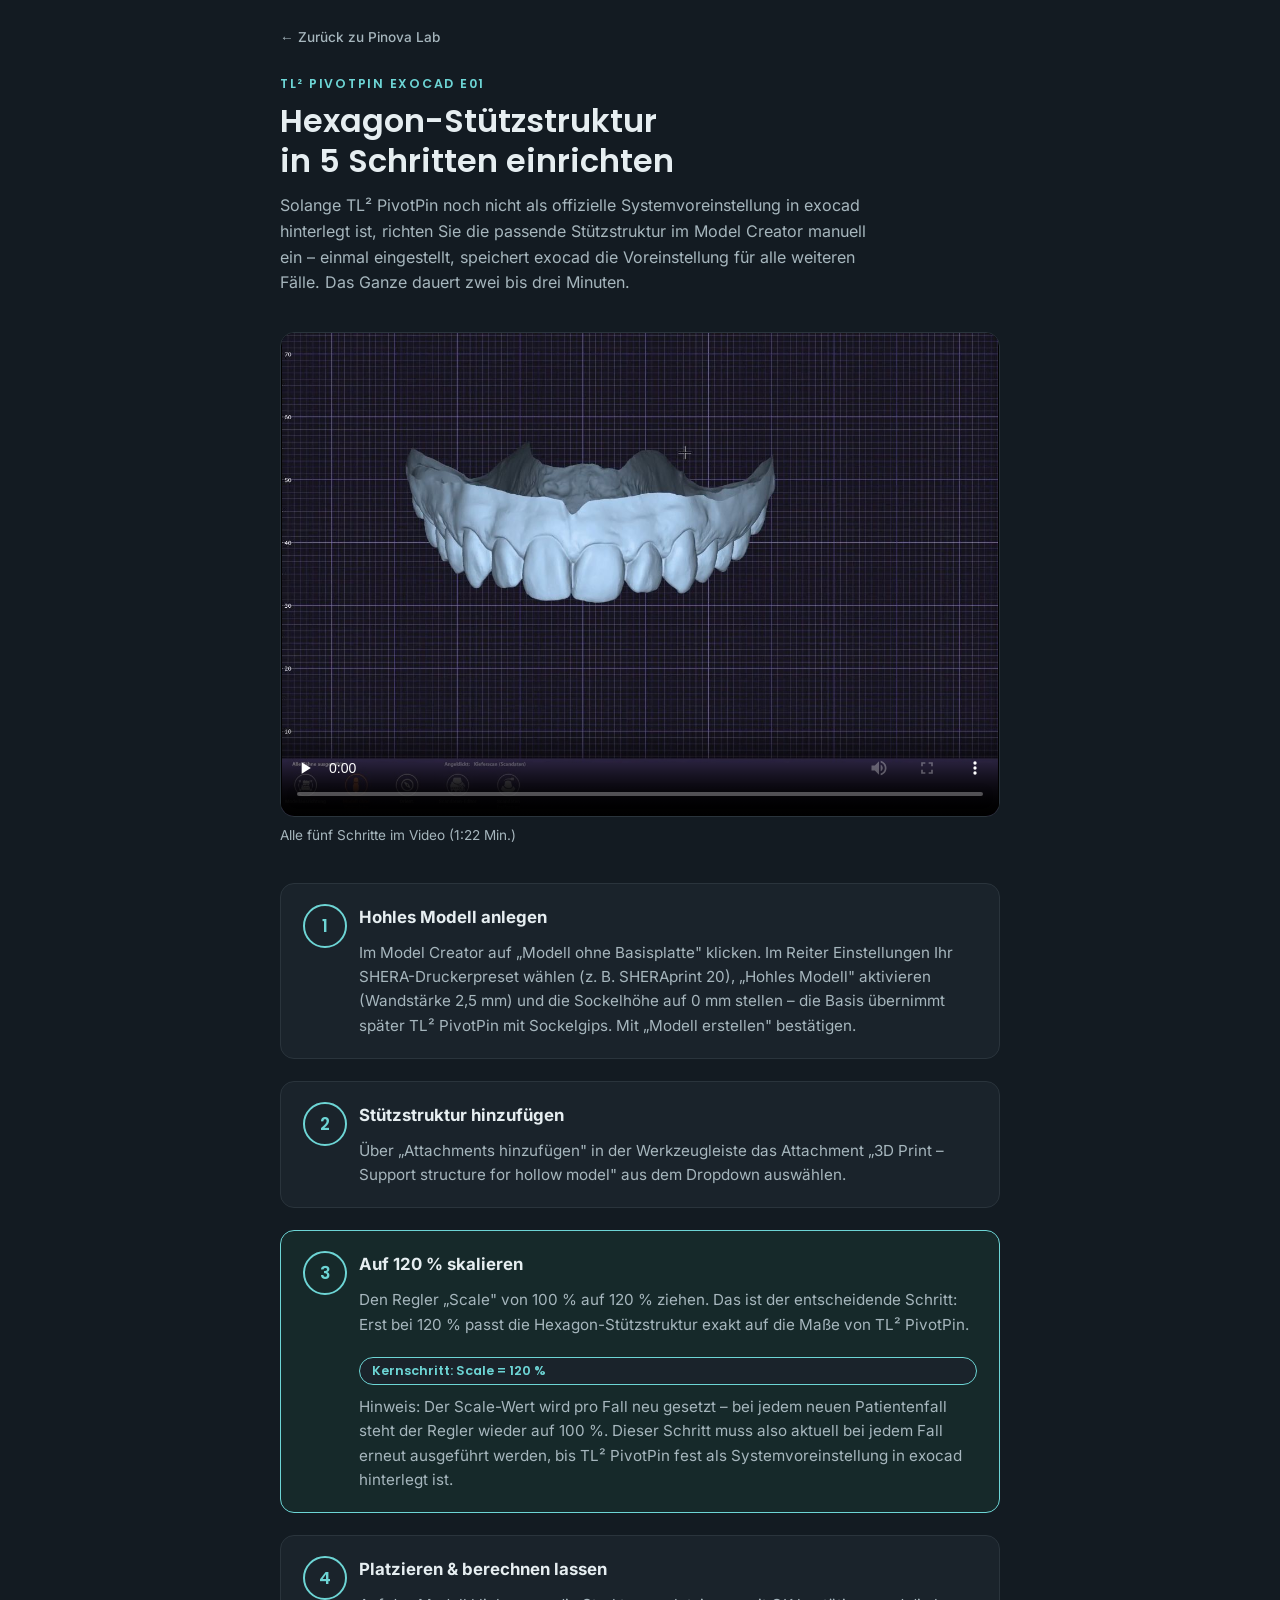
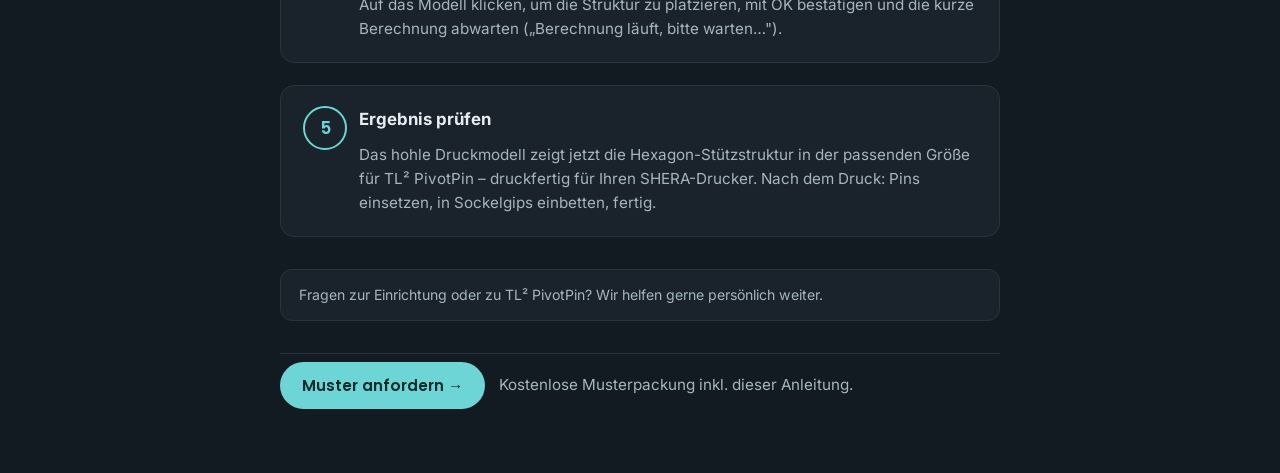
<file: anleitung/exocad-120.html>
<!doctype html>
<html lang="de" data-theme="dark">
<head>
<meta charset="utf-8">
<meta name="viewport" content="width=device-width, initial-scale=1">
<title>exocad-Einrichtung für TL² PivotPin – Pinova Lab</title>
<meta name="description" content="In 5 Schritten die Hexagon-Stützstruktur für TL² PivotPin exocad E01 im Model Creator einrichten – inklusive der entscheidenden 120 %-Skalierung.">
<link rel="canonical" href="https://www.pinovalab.eu/anleitung/exocad-120.html">
<meta property="og:title" content="exocad-Einrichtung für TL² PivotPin – Pinova Lab">
<meta property="og:description" content="In 5 Schritten die Hexagon-Stützstruktur für TL² PivotPin exocad E01 im Model Creator einrichten – inklusive der entscheidenden 120 %-Skalierung.">
<meta property="og:type" content="article">
<meta property="og:url" content="https://www.pinovalab.eu/anleitung/exocad-120.html">
<meta property="og:image" content="https://www.pinovalab.eu/images/pivotpin-exocad-e01.jpg">
<meta property="og:locale" content="de_DE">
<link rel="stylesheet" href="../fonts/fonts.css">
<script type="application/ld+json">
{
  "@context": "https://schema.org",
  "@type": "VideoObject",
  "name": "exocad-Einrichtung für TL² PivotPin",
  "description": "Hexagon-Stützstruktur für TL² PivotPin exocad E01 im Model Creator einrichten – alle fünf Schritte inklusive 120 %-Skalierung.",
  "thumbnailUrl": "https://www.pinovalab.eu/images/exocad-video-vorschau.jpg",
  "contentUrl": "https://www.pinovalab.eu/videos/exocad-einrichtung.mp4",
  "uploadDate": "2026-09-29T12:00:00+02:00",
  "duration": "PT1M23S",
  "inLanguage": "de"
}
</script>
<style>
  :root {
    --ink: #1f2d3d; --ink-soft: #4a5a6a; --ground: #f6f8f9; --surface: #ffffff;
    --line: #e3e8eb; --mint: #6dd5d5; --mint-ink: #1d7f80; --mint-tint: #eafbfb;
  }
  @media (prefers-color-scheme: dark) {
    :root:not([data-theme="light"]) {
      --ink: #e6eef1; --ink-soft: #a6b6bd; --ground: #131b22; --surface: #1a232b;
      --line: #2a343c; --mint-ink: #6dd5d5; --mint-tint: #16292a;
    }
  }
  :root[data-theme="dark"] {
    --ink: #e6eef1; --ink-soft: #a6b6bd; --ground: #131b22; --surface: #1a232b;
    --line: #2a343c; --mint-ink: #6dd5d5; --mint-tint: #16292a;
  }
  * { box-sizing: border-box; }
  body { margin: 0; background: var(--ground); color: var(--ink); font: 400 1rem/1.6 'Inter', system-ui, sans-serif; }
  .wrap { max-width: 760px; margin-inline: auto; padding: 24px 20px 64px; }
  .back-link { display: inline-flex; align-items: center; gap: 6px; color: var(--ink-soft); font: 500 .85rem 'Inter', sans-serif; text-decoration: none; margin-bottom: 18px; }
  .back-link:hover { color: var(--mint-ink); text-decoration: underline; }
  .eyebrow { font: 600 .78rem 'Poppins', sans-serif; letter-spacing: .14em; text-transform: uppercase; color: var(--mint-ink); margin-bottom: 8px; }
  h1 { font: 600 clamp(1.5rem, 3.2vw, 2rem)/1.25 'Poppins', system-ui, sans-serif; margin: 0 0 12px; text-wrap: balance; }
  .intro { color: var(--ink-soft); max-width: 60ch; margin: 0 0 36px; }
  .steps { display: grid; gap: 22px; counter-reset: s; margin: 0 0 32px; padding: 0; list-style: none; }
  .step { counter-increment: s; background: var(--surface); border: 1px solid var(--line); border-radius: 14px; padding: 20px 22px; display: grid; grid-template-columns: 40px 1fr; gap: 16px; align-items: start; }
  .step::before {
    content: counter(s); grid-column: 1; grid-row: 1;
    display: grid; place-items: center; width: 40px; height: 40px; border-radius: 50%;
    border: 2px solid var(--mint-ink); color: var(--mint-ink); font: 600 1.05rem 'Poppins', sans-serif;
  }
  .step-body { grid-column: 2; grid-row: 1; display: grid; gap: 10px; }
  .step h2 { font-size: 1.05rem; margin: 0; }
  .step p { margin: 0; color: var(--ink-soft); font-size: .95rem; }
  .step.key { border-color: var(--mint-ink); background: var(--mint-tint); }
  .key-tag { display: inline-block; margin-top: 10px; font: 600 .8rem 'Poppins', sans-serif; color: var(--mint-ink); background: var(--surface); border: 1px solid var(--mint-ink); border-radius: 999px; padding: 4px 12px; }
  .video { margin: 0 0 36px; }
  .video video { display: block; width: 100%; height: auto; aspect-ratio: 1920 / 1294; background: #000; border: 1px solid var(--line); border-radius: 14px; }
  .video figcaption { margin-top: 8px; font-size: .85rem; color: var(--ink-soft); }
  .note { font-size: .88rem; color: var(--ink-soft); background: var(--surface); border: 1px solid var(--line); border-radius: 12px; padding: 14px 18px; margin: 0 0 32px; }
  .cta { display: flex; flex-wrap: wrap; align-items: center; gap: 14px; padding-top: 8px; border-top: 1px solid var(--line); }
  .cta p { margin: 0; color: var(--ink-soft); font-size: .95rem; }
  .btn { font: 600 .95rem 'Poppins', sans-serif; text-decoration: none; color: #0b2a2a; background: var(--mint); padding: 12px 22px; border-radius: 999px; display: inline-flex; align-items: center; }
  .btn:hover { filter: brightness(.95); }
  @media (max-width: 560px) {
    .step { grid-template-columns: 36px 1fr; padding: 16px 16px; }
    .step::before { width: 36px; height: 36px; font-size: .95rem; }
  }
</style>
</head>
<body>
<div class="wrap">
  <a href="../index.html?intro-skip=1#produkte" class="back-link">&larr; Zur&uuml;ck zu Pinova Lab</a>
  <p class="eyebrow">TL² PivotPin exocad E01</p>
  <h1>Hexagon-Stützstruktur in 5 Schritten einrichten</h1>
  <p class="intro">Solange TL² PivotPin noch nicht als offizielle Systemvoreinstellung in exocad hinterlegt ist, richten Sie die passende Stützstruktur im Model Creator manuell ein – einmal eingestellt, speichert exocad die Voreinstellung für alle weiteren Fälle. Das Ganze dauert zwei bis drei Minuten.</p>

  <figure class="video">
    <video controls preload="none" playsinline poster="../images/exocad-video-vorschau.jpg">
      <source src="../videos/exocad-einrichtung.mp4" type="video/mp4">
      Ihr Browser kann dieses Video nicht abspielen. <a href="../videos/exocad-einrichtung.mp4">Video herunterladen</a>
    </video>
    <figcaption>Alle fünf Schritte im Video (1:22 Min.)</figcaption>
  </figure>

  <ol class="steps">
    <li class="step">
      <div class="step-body">
        <h2>Hohles Modell anlegen</h2>
        <p>Im Model Creator auf „Modell ohne Basisplatte" klicken. Im Reiter Einstellungen Ihr SHERA-Druckerpreset wählen (z.&nbsp;B. SHERAprint 20), „Hohles Modell" aktivieren (Wandstärke 2,5&nbsp;mm) und die Sockelhöhe auf 0&nbsp;mm stellen – die Basis übernimmt später TL² PivotPin mit Sockelgips. Mit „Modell erstellen" bestätigen.</p>
      </div>
    </li>
    <li class="step">
      <div class="step-body">
        <h2>Stützstruktur hinzufügen</h2>
        <p>Über „Attachments hinzufügen" in der Werkzeugleiste das Attachment „3D Print – Support structure for hollow model" aus dem Dropdown auswählen.</p>
      </div>
    </li>
    <li class="step key">
      <div class="step-body">
        <h2>Auf 120 % skalieren</h2>
        <p>Den Regler „Scale" von 100 % auf 120 % ziehen. Das ist der entscheidende Schritt: Erst bei 120 % passt die Hexagon-Stützstruktur exakt auf die Maße von TL² PivotPin.</p>
        <span class="key-tag">Kernschritt: Scale = 120 %</span>
        <p>Hinweis: Der Scale-Wert wird pro Fall neu gesetzt – bei jedem neuen Patientenfall steht der Regler wieder auf 100 %. Dieser Schritt muss also aktuell bei jedem Fall erneut ausgeführt werden, bis TL² PivotPin fest als Systemvoreinstellung in exocad hinterlegt ist.</p>
      </div>
    </li>
    <li class="step">
      <div class="step-body">
        <h2>Platzieren &amp; berechnen lassen</h2>
        <p>Auf das Modell klicken, um die Struktur zu platzieren, mit OK bestätigen und die kurze Berechnung abwarten („Berechnung läuft, bitte warten…").</p>
      </div>
    </li>
    <li class="step">
      <div class="step-body">
        <h2>Ergebnis prüfen</h2>
        <p>Das hohle Druckmodell zeigt jetzt die Hexagon-Stützstruktur in der passenden Größe für TL² PivotPin – druckfertig für Ihren SHERA-Drucker. Nach dem Druck: Pins einsetzen, in Sockelgips einbetten, fertig.</p>
      </div>
    </li>
  </ol>

  <p class="note">Fragen zur Einrichtung oder zu TL² PivotPin? Wir helfen gerne persönlich weiter.</p>

  <div class="cta">
    <a class="btn" href="../index.html?intro-skip=1#muster">Muster anfordern →</a>
    <p>Kostenlose Musterpackung inkl. dieser Anleitung.</p>
  </div>
</div>
</body>
</html>
</file>
<file: fonts/fonts.css>
/* Schriften lokal eingebunden – kein Abruf bei Google. Lizenz: SIL Open Font License 1.1 (OFL-Inter.txt, OFL-Poppins.txt). */
@font-face {
  font-family: 'Inter';
  font-style: normal;
  font-weight: 100 900;
  font-display: swap;
  src: url('inter-latin-ext.woff2') format('woff2');
  unicode-range: U+0100-02BA, U+02BD-02C5, U+02C7-02CC, U+02CE-02D7, U+02DD-02FF, U+0304, U+0308, U+0329, U+1D00-1DBF, U+1E00-1E9F, U+1EF2-1EFF, U+2020, U+20A0-20AB, U+20AD-20C0, U+2113, U+2C60-2C7F, U+A720-A7FF;
}
@font-face {
  font-family: 'Inter';
  font-style: normal;
  font-weight: 100 900;
  font-display: swap;
  src: url('inter-latin.woff2') format('woff2');
  unicode-range: U+0000-00FF, U+0131, U+0152-0153, U+02BB-02BC, U+02C6, U+02DA, U+02DC, U+0304, U+0308, U+0329, U+2000-206F, U+20AC, U+2122, U+2191, U+2193, U+2212, U+2215, U+FEFF, U+FFFD;
}
@font-face {
  font-family: 'Poppins';
  font-style: normal;
  font-weight: 500;
  font-display: swap;
  src: url('poppins-500-latin-ext.woff2') format('woff2');
  unicode-range: U+0100-02BA, U+02BD-02C5, U+02C7-02CC, U+02CE-02D7, U+02DD-02FF, U+0304, U+0308, U+0329, U+1D00-1DBF, U+1E00-1E9F, U+1EF2-1EFF, U+2020, U+20A0-20AB, U+20AD-20C0, U+2113, U+2C60-2C7F, U+A720-A7FF;
}
@font-face {
  font-family: 'Poppins';
  font-style: normal;
  font-weight: 500;
  font-display: swap;
  src: url('poppins-500-latin.woff2') format('woff2');
  unicode-range: U+0000-00FF, U+0131, U+0152-0153, U+02BB-02BC, U+02C6, U+02DA, U+02DC, U+0304, U+0308, U+0329, U+2000-206F, U+20AC, U+2122, U+2191, U+2193, U+2212, U+2215, U+FEFF, U+FFFD;
}
@font-face {
  font-family: 'Poppins';
  font-style: normal;
  font-weight: 600;
  font-display: swap;
  src: url('poppins-600-latin-ext.woff2') format('woff2');
  unicode-range: U+0100-02BA, U+02BD-02C5, U+02C7-02CC, U+02CE-02D7, U+02DD-02FF, U+0304, U+0308, U+0329, U+1D00-1DBF, U+1E00-1E9F, U+1EF2-1EFF, U+2020, U+20A0-20AB, U+20AD-20C0, U+2113, U+2C60-2C7F, U+A720-A7FF;
}
@font-face {
  font-family: 'Poppins';
  font-style: normal;
  font-weight: 600;
  font-display: swap;
  src: url('poppins-600-latin.woff2') format('woff2');
  unicode-range: U+0000-00FF, U+0131, U+0152-0153, U+02BB-02BC, U+02C6, U+02DA, U+02DC, U+0304, U+0308, U+0329, U+2000-206F, U+20AC, U+2122, U+2191, U+2193, U+2212, U+2215, U+FEFF, U+FFFD;
}
@font-face {
  font-family: 'Poppins';
  font-style: normal;
  font-weight: 700;
  font-display: swap;
  src: url('poppins-700-latin-ext.woff2') format('woff2');
  unicode-range: U+0100-02BA, U+02BD-02C5, U+02C7-02CC, U+02CE-02D7, U+02DD-02FF, U+0304, U+0308, U+0329, U+1D00-1DBF, U+1E00-1E9F, U+1EF2-1EFF, U+2020, U+20A0-20AB, U+20AD-20C0, U+2113, U+2C60-2C7F, U+A720-A7FF;
}
@font-face {
  font-family: 'Poppins';
  font-style: normal;
  font-weight: 700;
  font-display: swap;
  src: url('poppins-700-latin.woff2') format('woff2');
  unicode-range: U+0000-00FF, U+0131, U+0152-0153, U+02BB-02BC, U+02C6, U+02DA, U+02DC, U+0304, U+0308, U+0329, U+2000-206F, U+20AC, U+2122, U+2191, U+2193, U+2212, U+2215, U+FEFF, U+FFFD;
}
</file>
<file: blog/blog.css>
/* Pinova Lab Blog — shared stylesheet (same design tokens as index.html) */
:root {
  --ink: #1f2d3d; --ink-soft: #4a5a6a; --ground: #f6f8f9; --surface: #ffffff;
  --line: #dde4e8; --mint: #6dd5d5; --mint-ink: #1d7f80; --mint-tint: #eafbfb;
  --slate-a: #3a4a5a; --slate-b: #1f2d3d; --on-slate: #eef5f6; --on-slate-soft: #b9c9cf;
  --focus: #1d7f80;
}
@media (prefers-color-scheme: dark) {
  :root:not([data-theme="light"]) {
    --ink: #e6eef1; --ink-soft: #a6b6bd; --ground: #131b22; --surface: #1b252e;
    --line: #2b3843; --mint-ink: #6dd5d5; --mint-tint: #16292a;
    --slate-a: #26333f; --slate-b: #0f161c; --focus: #6dd5d5;
  }
}
:root[data-theme="dark"] {
  --ink: #e6eef1; --ink-soft: #a6b6bd; --ground: #131b22; --surface: #1b252e;
  --line: #2b3843; --mint-ink: #6dd5d5; --mint-tint: #16292a;
  --slate-a: #26333f; --slate-b: #0f161c; --focus: #6dd5d5;
}

* { box-sizing: border-box; }
body {
  margin: 0; background: var(--ground); color: var(--ink);
  font: 400 1rem/1.65 'Inter', system-ui, -apple-system, 'Segoe UI', sans-serif;
}
h1, h2, h3 { font-family: 'Poppins', system-ui, sans-serif; line-height: 1.25; text-wrap: balance; margin: 0; }
p { margin: 0; }
img { max-width: 100%; height: auto; display: block; }
a { color: var(--mint-ink); }
:focus-visible { outline: 3px solid var(--focus); outline-offset: 3px; border-radius: 4px; }
.skip { position: absolute; left: -999px; top: 8px; background: var(--surface); color: var(--ink); padding: 8px 14px; z-index: 20; }
.skip:focus { left: 16px; }

.wrap { width: 100%; max-width: 1160px; margin-inline: auto; padding-inline: 20px; }
.wrap-narrow { width: 100%; max-width: 760px; margin-inline: auto; padding-inline: 20px; }

/* Logo / brand */
.brand { display: inline-flex; align-items: center; gap: .5em; color: inherit; text-decoration: none; line-height: 1; }
.brand svg { height: 1.9em; width: auto; flex: none; }
.brand span { font-family: 'Poppins', sans-serif; font-weight: 500; font-size: .62em; letter-spacing: .2em; margin-right: -.2em; white-space: nowrap; }
.brand span span { font-size: 1em; margin-right: 0; }
.brand .lab { color: var(--mint); }

/* Header */
.site-header {
  position: sticky; top: env(safe-area-inset-top, 0px); z-index: 10;
  background: color-mix(in srgb, var(--slate-b) 92%, transparent);
  backdrop-filter: blur(10px); color: var(--on-slate);
  border-bottom: 1px solid rgba(109,213,213,.18);
}
.site-header .wrap { display: flex; align-items: center; justify-content: space-between; gap: 16px; min-height: 64px; }
.site-header .brand { font-size: 22px; color: var(--mint); }
.site-header .brand span { color: var(--on-slate); }
.nav { display: flex; gap: 4px; flex-wrap: wrap; }
.nav a { color: var(--on-slate); text-decoration: none; font-weight: 500; padding: 10px 12px; border-radius: 6px; font-size: .95rem; }
.nav a:hover, .nav a[aria-current="page"] { background: rgba(109,213,213,.12); }
.nav .nav-cta { background: var(--mint); color: #12303a; }
.nav .nav-cta:hover { background: #8be0e0; }

.btn {
  display: inline-flex; align-items: center; justify-content: center;
  min-height: 52px; padding: 0 26px; border-radius: 8px;
  font: 600 1rem/1 'Poppins', sans-serif; text-decoration: none; cursor: pointer;
  border: 2px solid transparent; transition: background .2s, transform .2s;
}
.btn-mint { background: var(--mint); color: #12303a; }
.btn-mint:hover { background: #8be0e0; transform: translateY(-1px); }
.btn-ghost { background: transparent; color: var(--ink); border-color: var(--line); }
.btn-ghost:hover { background: var(--surface); }

/* Breadcrumb */
.breadcrumb { list-style: none; display: flex; flex-wrap: wrap; gap: 6px; padding: 18px 0 0; margin: 0; font-size: .85rem; color: var(--ink-soft); }
.breadcrumb li::after { content: "/"; margin-left: 6px; color: var(--ink-soft); }
.breadcrumb li:last-child::after { content: ""; }
.breadcrumb a { color: var(--ink-soft); text-decoration: none; }
.breadcrumb a:hover { color: var(--mint-ink); text-decoration: underline; }
.breadcrumb li:last-child { color: var(--ink); font-weight: 500; }

/* Blog index hero */
.blog-hero { padding-block: 30px 8px; }
.blog-hero .eyebrow { font-size: .8rem; font-weight: 600; letter-spacing: .14em; text-transform: uppercase; color: var(--mint-ink); margin-bottom: 12px; }
.blog-hero h1 { font-size: clamp(1.9rem, 4vw, 2.7rem); margin-bottom: 14px; }
.blog-hero .lede { color: var(--ink-soft); max-width: 60ch; font-size: 1.06rem; }

/* Post cards (blog index + related) */
.post-grid { display: grid; grid-template-columns: repeat(auto-fit, minmax(260px, 1fr)); gap: 24px; padding-block: 32px 64px; }
.post-card { background: var(--surface); border: 1px solid var(--line); border-radius: 14px; overflow: hidden; display: flex; flex-direction: column; text-decoration: none; color: inherit; transition: transform .15s, box-shadow .15s; }
.post-card:hover { transform: translateY(-2px); box-shadow: 0 16px 32px rgba(0,0,0,.1); }
.post-card img { width: 100%; aspect-ratio: 16/10; object-fit: cover; }
.post-card-body { padding: 20px 22px 24px; display: flex; flex-direction: column; gap: 10px; flex: 1; }
.post-card .eyebrow { font-size: .72rem; font-weight: 600; letter-spacing: .1em; text-transform: uppercase; color: var(--mint-ink); }
.post-card h2, .post-card h3 { font-size: 1.15rem; }
.post-card p { color: var(--ink-soft); font-size: .93rem; }
.post-card .read-more { margin-top: auto; padding-top: 10px; font: 600 .9rem 'Poppins', sans-serif; color: var(--mint-ink); }

/* Article layout */
.article-header { padding-block: 22px 10px; }
.article-header .eyebrow { font-size: .8rem; font-weight: 600; letter-spacing: .14em; text-transform: uppercase; color: var(--mint-ink); margin-bottom: 12px; }
.article-header h1 { font-size: clamp(1.7rem, 3.6vw, 2.5rem); margin-bottom: 14px; }
.article-meta { display: flex; flex-wrap: wrap; gap: 8px 16px; color: var(--ink-soft); font-size: .88rem; margin-bottom: 4px; }
.article-figure { margin: 20px 0 8px; }
.article-figure img { border-radius: 14px; box-shadow: 0 20px 40px rgba(0,0,0,.16); width: 100%; }
.article-figure figcaption { margin-top: 10px; font-size: .82rem; color: var(--ink-soft); }

.article-body { max-width: 720px; padding-block: 12px 8px; }
.article-body > * + * { margin-top: 1.1em; }
.article-body h2 { font-size: clamp(1.25rem, 2.4vw, 1.55rem); margin-top: 2em; }
.article-body h3 { font-size: 1.1rem; margin-top: 1.6em; }
.article-body p, .article-body li { color: var(--ink); }
.article-body ul, .article-body ol { padding-left: 1.3em; display: grid; gap: .5em; }
.article-body strong { color: var(--ink); }
.article-body a { font-weight: 500; }

.callout { background: var(--mint-tint); border: 1px solid var(--mint-ink); border-radius: 14px; padding: 22px 24px; }
.callout p + p { margin-top: .6em; }
.callout-label { display: block; font: 600 .78rem 'Poppins', sans-serif; letter-spacing: .08em; text-transform: uppercase; color: var(--mint-ink); margin-bottom: 8px; }

.table-wrap { overflow-x: auto; }
.article-body table { width: 100%; min-width: 480px; border-collapse: collapse; font-size: .92rem; }
.article-body th, .article-body td { padding: 11px 12px; text-align: left; border-bottom: 1px solid var(--line); vertical-align: top; }
.article-body th { color: var(--ink-soft); font-weight: 600; font-size: .78rem; text-transform: uppercase; letter-spacing: .03em; background: var(--surface); }
.article-body tbody tr:nth-child(odd) { background: color-mix(in srgb, var(--surface) 60%, transparent); }

.article-faq { display: grid; gap: 10px; margin-top: 1.4em; }
.article-faq details { background: var(--surface); border: 1px solid var(--line); border-radius: 10px; }
.article-faq summary { cursor: pointer; list-style: none; padding: 16px 48px 16px 18px; font-weight: 600; position: relative; min-height: 48px; font-family: 'Poppins', sans-serif; font-size: .98rem; }
.article-faq summary::-webkit-details-marker { display: none; }
.article-faq summary::after { content: "+"; position: absolute; right: 18px; top: 50%; transform: translateY(-50%); font: 500 1.4rem 'Poppins', sans-serif; color: var(--mint-ink); }
.article-faq details[open] summary::after { content: "–"; }
.article-faq details p { padding: 0 18px 18px; color: var(--ink-soft); margin: 0; }

.tag-list { display: flex; flex-wrap: wrap; gap: 8px; margin-top: 1.6em; }
.tag { font: 500 .8rem 'Poppins', sans-serif; color: var(--ink-soft); background: var(--surface); border: 1px solid var(--line); border-radius: 999px; padding: 5px 12px; }

.article-cta { background: linear-gradient(135deg, var(--slate-a), var(--slate-b)); color: var(--on-slate); border-radius: 16px; padding: 32px 30px; margin-top: 2.4em; display: grid; gap: 14px; }
.article-cta h2 { color: #fff; font-size: 1.35rem; margin: 0; }
.article-cta p { color: var(--on-slate-soft); margin: 0; }
.article-cta .btn-row { display: flex; gap: 12px; flex-wrap: wrap; }

.related-heading { padding-top: 56px; }
.related-heading h2 { font-size: 1.5rem; margin-bottom: 6px; }
.related-heading p { color: var(--ink-soft); }

footer { padding-block: 40px; color: var(--ink-soft); font-size: .9rem; border-top: 1px solid var(--line); margin-top: 24px; }
footer .wrap { display: flex; justify-content: space-between; gap: 20px; flex-wrap: wrap; align-items: center; }
footer .brand { font-size: 20px; color: var(--ink); }
footer .brand svg { color: var(--mint-ink); }
footer nav { display: flex; gap: 16px; flex-wrap: wrap; }
footer nav a { color: var(--ink-soft); text-decoration: none; }
footer nav a:hover { color: var(--mint-ink); }

@media (max-width: 640px) {
  .nav a:not(.nav-cta) { display: none; }
  .article-cta { padding: 26px 22px; }
}

@media print {
  body { background: #fff; color: #000; }
  .site-header, .breadcrumb, .related-heading, .post-grid, footer, .skip { display: none; }
  .wrap-narrow { max-width: 100%; padding-inline: 0; }
  .article-figure img { max-height: 320px; width: auto; margin-inline: auto; }
  .article-cta { background: none; color: #000; border: 1px solid #999; }
  .article-cta h2, .article-cta p { color: #000; }
  .article-cta .btn-row { display: none; }
  .callout { border: 1px solid #999; background: #f4f4f4; }
  .article-body a { color: #000; text-decoration: underline; }
  .article-faq details { border: 1px solid #ccc; break-inside: avoid; }
  .article-faq details p { display: block !important; }
  .article-faq summary::after { display: none; }
  h2, h3 { break-after: avoid; }
  p, li { orphans: 3; widows: 3; }
}
</file>
